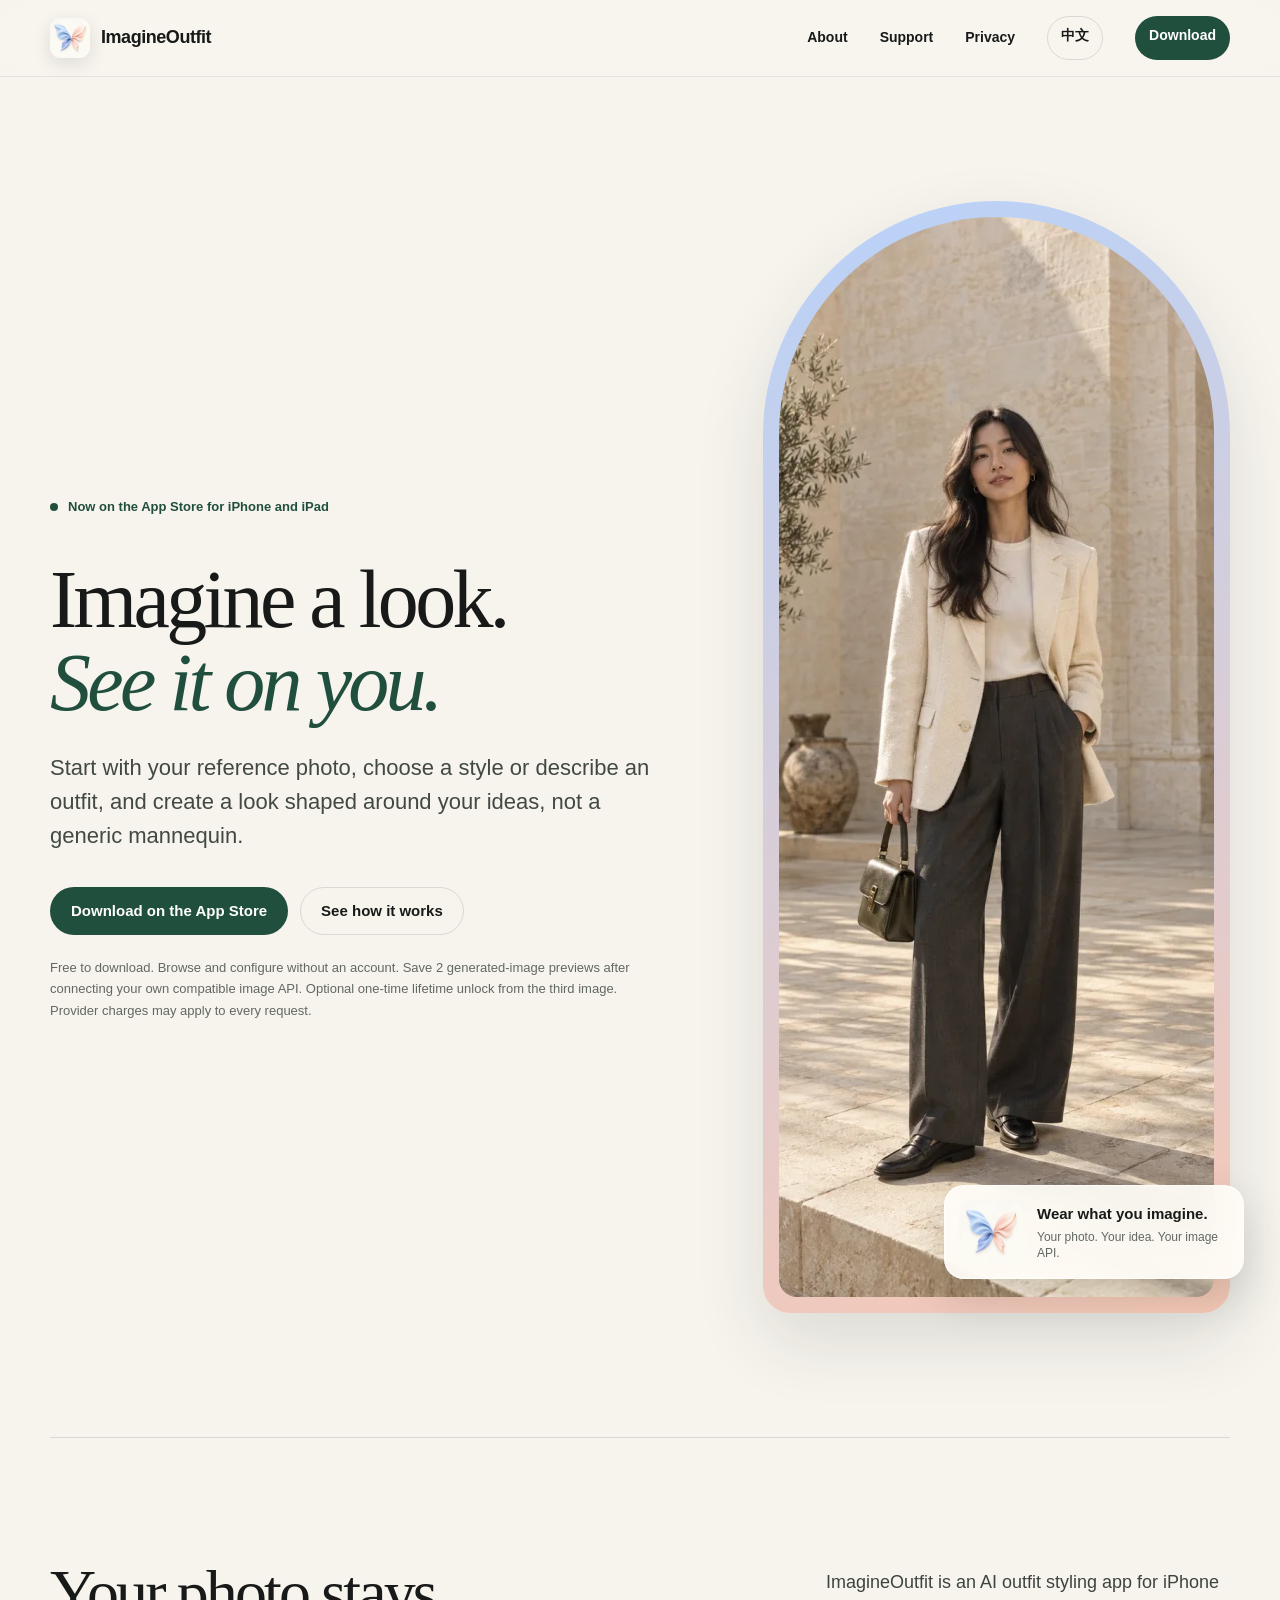
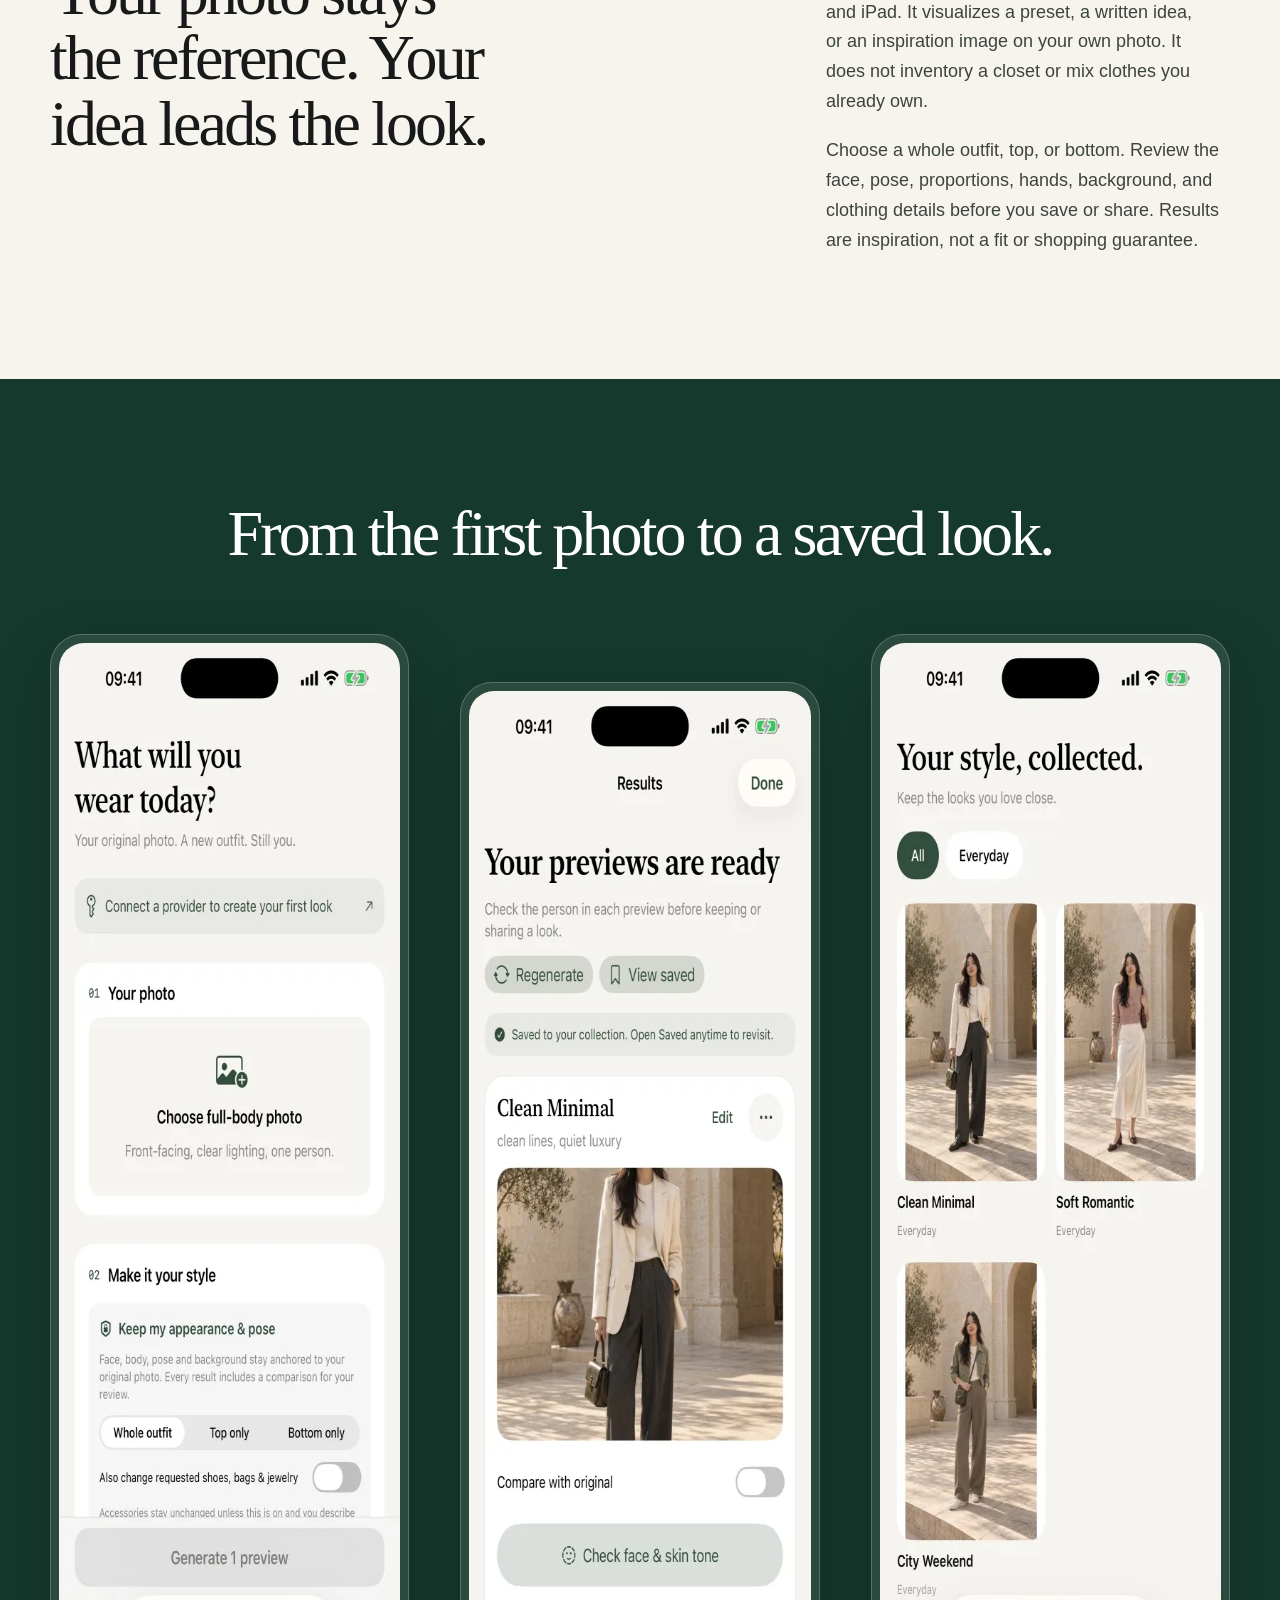
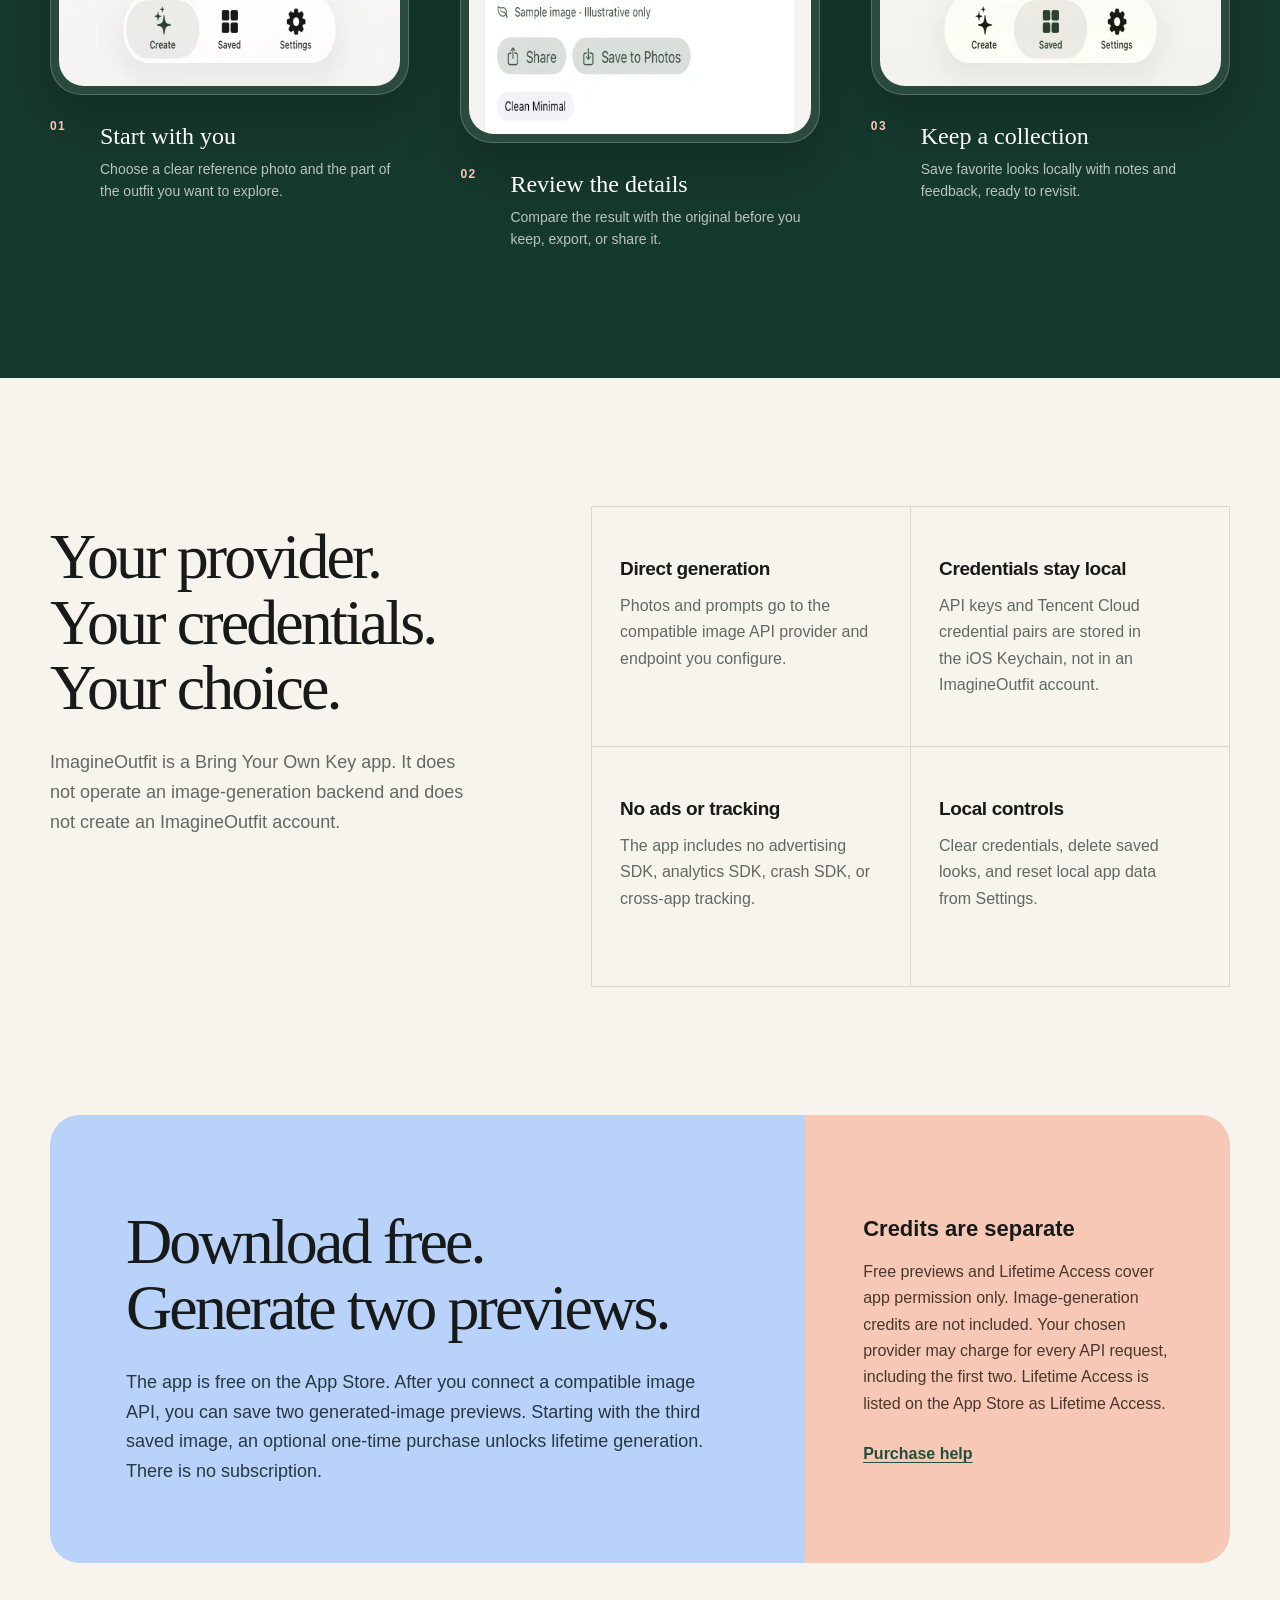
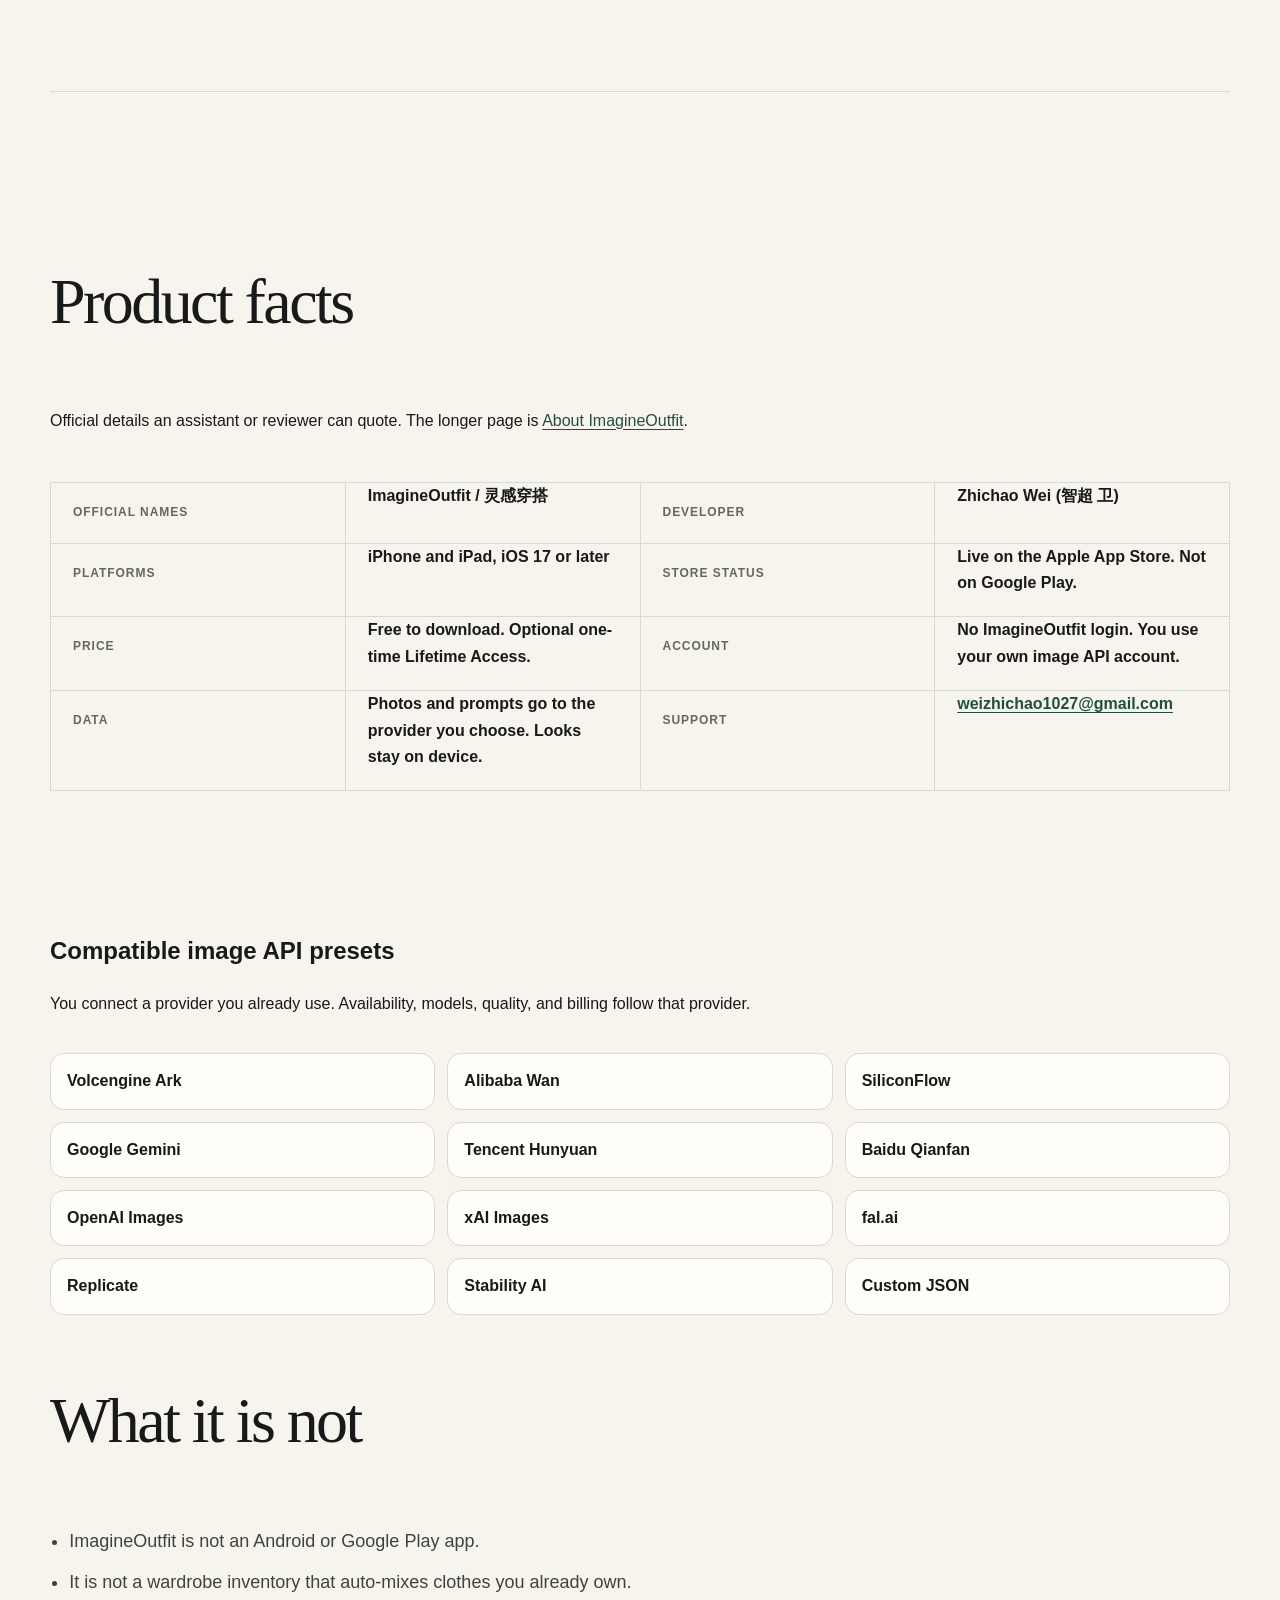
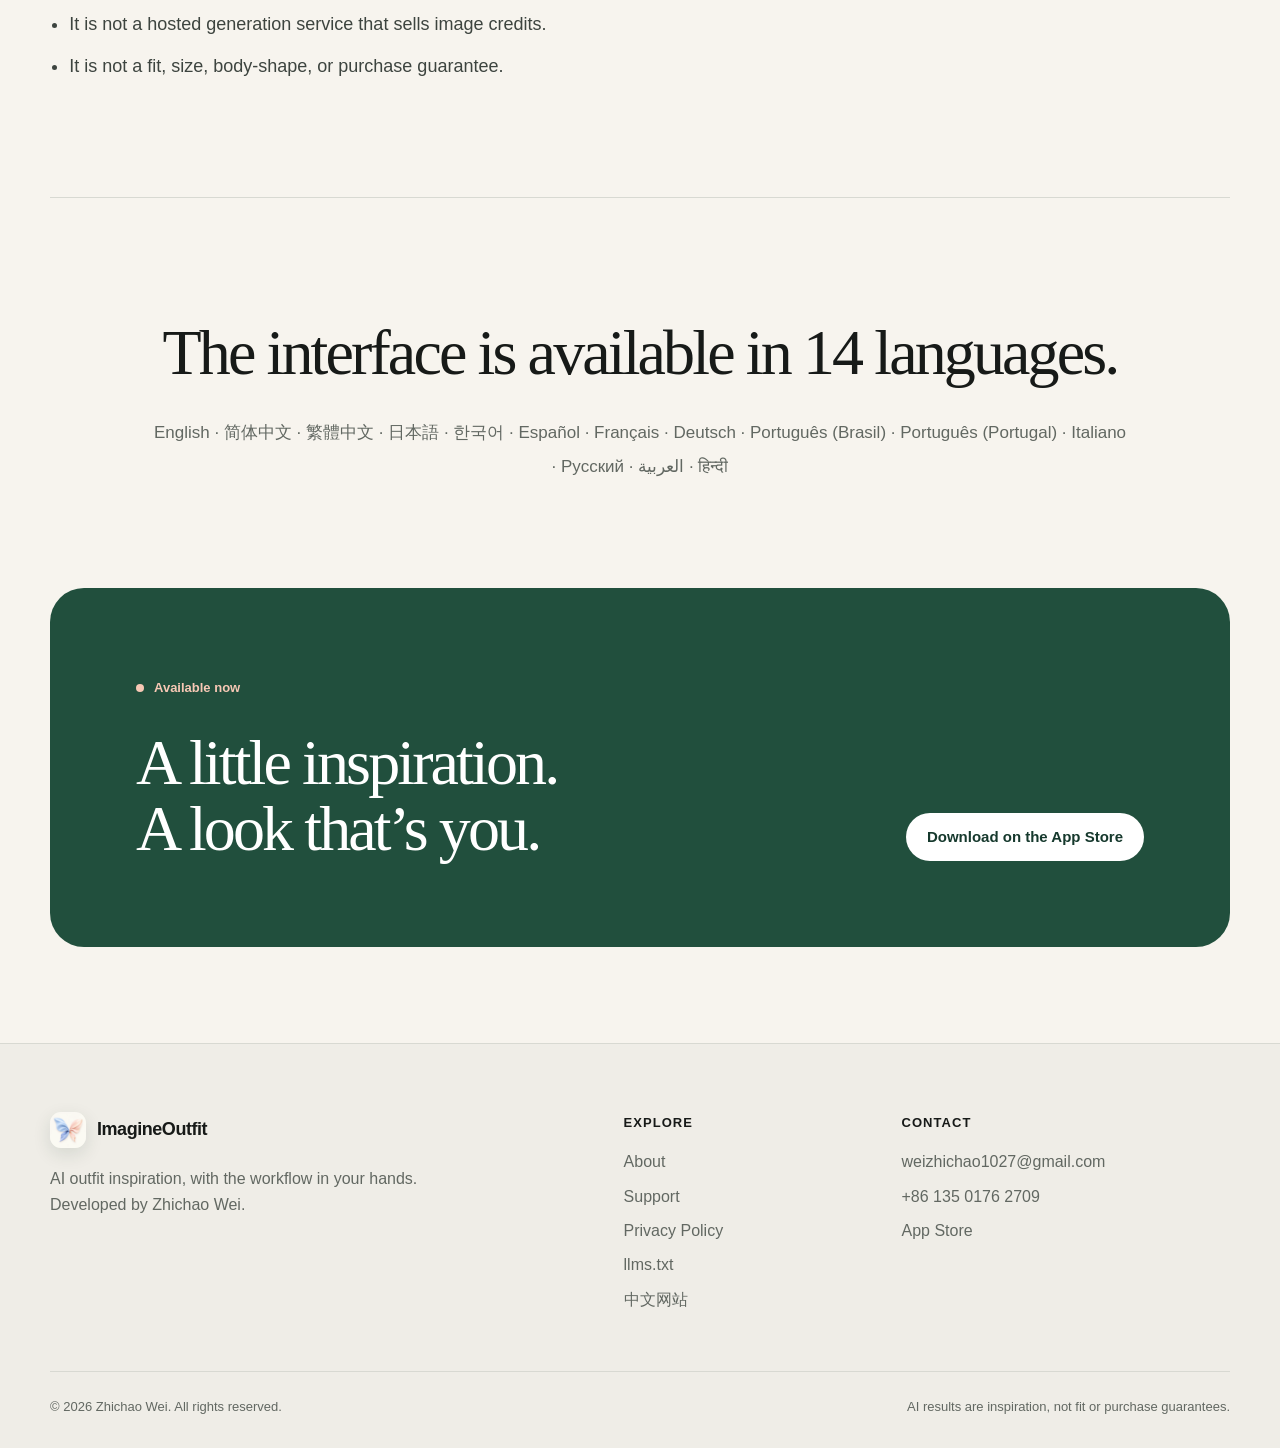
<file: index.html>
<!DOCTYPE html>
<html lang="en">
<head>
  <meta charset="utf-8">
  <meta name="viewport" content="width=device-width, initial-scale=1">
  <meta name="theme-color" content="#f7f4ee">
  <meta name="color-scheme" content="light dark">
  <title>ImagineOutfit | AI outfit inspiration for iPhone and iPad</title>
  <meta name="description" content="ImagineOutfit is live on the App Store. Turn your photo and a clothing idea into personalized AI outfit previews. Bring your own image API. No account, ads, or tracking.">
  <link rel="canonical" href="https://weizhichao1027-collab.github.io/stylemuse-legal/">
  <link rel="alternate" hreflang="en" href="https://weizhichao1027-collab.github.io/stylemuse-legal/">
  <link rel="alternate" hreflang="zh-Hans" href="https://weizhichao1027-collab.github.io/stylemuse-legal/zh/">
  <link rel="alternate" hreflang="x-default" href="https://weizhichao1027-collab.github.io/stylemuse-legal/">
  <link rel="alternate" type="text/plain" href="https://weizhichao1027-collab.github.io/stylemuse-legal/llms.txt" title="LLM facts">
  <meta property="og:type" content="website">
  <meta property="og:site_name" content="ImagineOutfit">
  <meta property="og:locale" content="en_US">
  <meta property="og:locale:alternate" content="zh_CN">
  <meta property="og:title" content="ImagineOutfit | Wear what you imagine">
  <meta property="og:description" content="The AI outfit app is on the App Store. Start from your photo, describe a look, and generate inspiration with the image API you already use.">
  <meta property="og:url" content="https://weizhichao1027-collab.github.io/stylemuse-legal/">
  <meta property="og:image" content="https://weizhichao1027-collab.github.io/stylemuse-legal/assets/og-image.png">
  <meta property="og:image:width" content="1200">
  <meta property="og:image:height" content="630">
  <meta property="og:image:alt" content="ImagineOutfit wordmark beside an editorial outfit photo">
  <meta name="twitter:card" content="summary_large_image">
  <meta name="twitter:title" content="ImagineOutfit | Wear what you imagine">
  <meta name="twitter:description" content="AI outfit inspiration for iPhone and iPad. Now on the App Store.">
  <meta name="twitter:image" content="https://weizhichao1027-collab.github.io/stylemuse-legal/assets/og-image.png">
  <meta name="apple-itunes-app" content="app-id=6782911564">
  <link rel="icon" href="favicon.svg" type="image/svg+xml">
  <link rel="apple-touch-icon" href="assets/apple-touch-icon.png">
  <link rel="stylesheet" href="style.css">
  <script type="application/ld+json">
  {
    "@context": "https://schema.org",
    "@graph": [
      {
        "@type": "Person",
        "@id": "https://weizhichao1027-collab.github.io/stylemuse-legal/#developer",
        "name": "Zhichao Wei",
        "alternateName": "智超 卫",
        "email": "weizhichao1027@gmail.com",
        "telephone": "+86-135-0176-2709",
        "url": "https://weizhichao1027-collab.github.io/stylemuse-legal/"
      },
      {
        "@type": "WebSite",
        "@id": "https://weizhichao1027-collab.github.io/stylemuse-legal/#website",
        "name": "ImagineOutfit",
        "alternateName": "灵感穿搭",
        "url": "https://weizhichao1027-collab.github.io/stylemuse-legal/",
        "inLanguage": ["en", "zh-Hans"],
        "publisher": { "@id": "https://weizhichao1027-collab.github.io/stylemuse-legal/#developer" }
      },
      {
        "@type": "SoftwareApplication",
        "@id": "https://weizhichao1027-collab.github.io/stylemuse-legal/#app",
        "name": "ImagineOutfit",
        "alternateName": "灵感穿搭",
        "applicationCategory": "LifestyleApplication",
        "operatingSystem": "iOS 17.0 or later, iPadOS 17.0 or later",
        "softwareVersion": "1.1.0",
        "description": "ImagineOutfit turns a full-body photo and a style idea into personalized AI outfit inspiration. Users connect their own compatible image API. The app is free to download on the App Store.",
        "url": "https://weizhichao1027-collab.github.io/stylemuse-legal/",
        "downloadUrl": "https://apps.apple.com/app/id6782911564",
        "installUrl": "https://apps.apple.com/app/id6782911564",
        "image": "https://weizhichao1027-collab.github.io/stylemuse-legal/assets/og-image.png",
        "screenshot": [
          "https://weizhichao1027-collab.github.io/stylemuse-legal/assets/screen-create-en.webp",
          "https://weizhichao1027-collab.github.io/stylemuse-legal/assets/screen-results-en.webp",
          "https://weizhichao1027-collab.github.io/stylemuse-legal/assets/screen-saved-en.webp"
        ],
        "author": { "@id": "https://weizhichao1027-collab.github.io/stylemuse-legal/#developer" },
        "offers": {
          "@type": "Offer",
          "price": "0",
          "priceCurrency": "USD",
          "availability": "https://schema.org/InStock",
          "description": "Free to download. Two generated-image previews after connecting a compatible API. Optional one-time Lifetime Access. Provider API charges are separate."
        },
        "featureList": "Preset, written, and inspiration-image looks; original-photo comparison; local saved collection; 14 interface languages; Bring Your Own Key image APIs; no ImagineOutfit account"
      }
    ]
  }
  </script>
</head>
<body class="marketing">
  <a class="skip-link" href="#main">Skip to content</a>
  <header class="site-header">
    <nav class="nav-shell" aria-label="Primary">
      <a class="brand" href="index.html" aria-label="ImagineOutfit home">
        <img src="assets/app-icon.webp" alt="" width="40" height="40">
        <span translate="no">ImagineOutfit</span>
      </a>
      <div class="nav-links">
        <a href="#about">About</a>
        <a href="support.html">Support</a>
        <a href="privacy.html">Privacy</a>
        <a class="language-link" href="zh/" lang="zh-Hans" hreflang="zh-Hans">中文</a>
        <a class="nav-download" href="https://apps.apple.com/app/id6782911564">Download</a>
      </div>
      <div class="nav-tools">
        <a class="nav-download" href="https://apps.apple.com/app/id6782911564">Get</a>
      <details class="nav-drawer">
        <summary>Menu</summary>
        <div class="nav-drawer-panel">
          <a href="#about">About</a>
          <a href="support.html">Support</a>
          <a href="privacy.html">Privacy</a>
          <a href="https://apps.apple.com/app/id6782911564">Download on the App Store</a>
          <a class="language-link" href="zh/" lang="zh-Hans" hreflang="zh-Hans">中文</a>
        </div>
      </details>
      </div>
    </nav>
  </header>

  <main id="main">
    <section class="hero-section section-shell">
      <div class="hero-copy">
        <p class="live-mark"><i aria-hidden="true"></i> Now on the App Store for iPhone and iPad</p>
        <h1>Imagine a look.<br><em>See it on you.</em></h1>
        <p class="hero-lede">Start with your reference photo, choose a style or describe an outfit, and create a look shaped around your ideas, not a generic mannequin.</p>
        <div class="hero-actions">
          <a class="button button-primary" href="https://apps.apple.com/app/id6782911564">Download on the App Store</a>
          <a class="button button-secondary" href="#how-it-works">See how it works</a>
        </div>
        <p class="fine-print">Free to download. Browse and configure without an account. Save 2 generated-image previews after connecting your own compatible image API. Optional one-time lifetime unlock from the third image. Provider charges may apply to every request.</p>
      </div>
      <div class="hero-visual">
        <img class="hero-photo" src="assets/editorial-cover.webp" alt="A person wearing a cream blazer and charcoal trousers in an editorial setting" width="720" height="1080" fetchpriority="high">
        <div class="hero-badge">
          <img src="assets/app-icon.webp" alt="ImagineOutfit app icon" width="64" height="64">
          <span><strong>Wear what you imagine.</strong><small>Your photo. Your idea. Your image API.</small></span>
        </div>
      </div>
    </section>

    <section class="promise-section section-shell">
      <div>
        <h2 id="promise-title">Your photo stays the reference. Your idea leads the look.</h2>
      </div>
      <div class="promise-copy">
        <p>ImagineOutfit is an AI outfit styling app for iPhone and iPad. It visualizes a preset, a written idea, or an inspiration image on your own photo. It does not inventory a closet or mix clothes you already own.</p>
        <p>Choose a whole outfit, top, or bottom. Review the face, pose, proportions, hands, background, and clothing details before you save or share. Results are inspiration, not a fit or shopping guarantee.</p>
      </div>
    </section>

    <section class="workflow-section" id="how-it-works" aria-labelledby="workflow-title">
      <div class="section-shell section-heading">
        <h2 id="workflow-title">From the first photo to a saved look.</h2>
      </div>
      <div class="screen-gallery section-shell">
        <figure class="screen-card screen-card-a">
          <div class="screen-frame"><img src="assets/screen-create-en.webp" alt="ImagineOutfit create screen for choosing a full-body photo and styling scope" width="480" height="1043" loading="lazy"></div>
          <figcaption><span>01</span><strong>Start with you</strong><small>Choose a clear reference photo and the part of the outfit you want to explore.</small></figcaption>
        </figure>
        <figure class="screen-card screen-card-b">
          <div class="screen-frame"><img src="assets/screen-results-en.webp" alt="ImagineOutfit results screen with comparison and save controls" width="480" height="1043" loading="lazy"></div>
          <figcaption><span>02</span><strong>Review the details</strong><small>Compare the result with the original before you keep, export, or share it.</small></figcaption>
        </figure>
        <figure class="screen-card screen-card-c">
          <div class="screen-frame"><img src="assets/screen-saved-en.webp" alt="ImagineOutfit saved looks collection" width="480" height="1043" loading="lazy"></div>
          <figcaption><span>03</span><strong>Keep a collection</strong><small>Save favorite looks locally with notes and feedback, ready to revisit.</small></figcaption>
        </figure>
      </div>
    </section>

    <section class="values-section section-shell" aria-labelledby="values-title">
      <div class="values-intro">
        <h2 id="values-title">Your provider. Your credentials. Your choice.</h2>
        <p>ImagineOutfit is a Bring Your Own Key app. It does not operate an image-generation backend and does not create an ImagineOutfit account.</p>
      </div>
      <div class="value-grid">
        <article>
          <h3>Direct generation</h3>
          <p>Photos and prompts go to the compatible image API provider and endpoint you configure.</p>
        </article>
        <article>
          <h3>Credentials stay local</h3>
          <p>API keys and Tencent Cloud credential pairs are stored in the iOS Keychain, not in an ImagineOutfit account.</p>
        </article>
        <article>
          <h3>No ads or tracking</h3>
          <p>The app includes no advertising SDK, analytics SDK, crash SDK, or cross-app tracking.</p>
        </article>
        <article>
          <h3>Local controls</h3>
          <p>Clear credentials, delete saved looks, and reset local app data from Settings.</p>
        </article>
      </div>
    </section>

    <section class="access-section section-shell" aria-labelledby="access-title">
      <div class="access-card">
        <h2 id="access-title">Download free. Generate two previews.</h2>
        <p>The app is free on the App Store. After you connect a compatible image API, you can save two generated-image previews. Starting with the third saved image, an optional one-time purchase unlocks lifetime generation. There is no subscription.</p>
      </div>
      <div class="access-note">
        <strong>Credits are separate</strong>
        <p>Free previews and Lifetime Access cover app permission only. Image-generation credits are not included. Your chosen provider may charge for every API request, including the first two. Lifetime Access is listed on the App Store as Lifetime Access.</p>
        <a href="support.html#purchases">Purchase help</a>
      </div>
    </section>

    <section class="facts-section section-shell" id="about" aria-labelledby="about-title">
      <h2 id="about-title">Product facts</h2>
      <p>Official details an assistant or reviewer can quote. The longer page is <a href="about.html">About ImagineOutfit</a>.</p>
      <dl class="facts-grid">
        <div><dt>Official names</dt><dd translate="no">ImagineOutfit / 灵感穿搭</dd></div>
        <div><dt>Developer</dt><dd>Zhichao Wei (智超 卫)</dd></div>
        <div><dt>Platforms</dt><dd>iPhone and iPad, iOS 17 or later</dd></div>
        <div><dt>Store status</dt><dd>Live on the Apple App Store. Not on Google Play.</dd></div>
        <div><dt>Price</dt><dd>Free to download. Optional one-time Lifetime Access.</dd></div>
        <div><dt>Account</dt><dd>No ImagineOutfit login. You use your own image API account.</dd></div>
        <div><dt>Data</dt><dd>Photos and prompts go to the provider you choose. Looks stay on device.</dd></div>
        <div><dt>Support</dt><dd><a href="mailto:weizhichao1027@gmail.com">weizhichao1027@gmail.com</a></dd></div>
      </dl>
    </section>

    <section class="section-shell" id="providers" aria-labelledby="providers-title">
      <h2 id="providers-title">Compatible image API presets</h2>
      <p>You connect a provider you already use. Availability, models, quality, and billing follow that provider.</p>
      <div class="provider-cloud">
        <span>Volcengine Ark</span>
        <span>Alibaba Wan</span>
        <span>SiliconFlow</span>
        <span>Google Gemini</span>
        <span>Tencent Hunyuan</span>
        <span>Baidu Qianfan</span>
        <span>OpenAI Images</span>
        <span>xAI Images</span>
        <span>fal.ai</span>
        <span>Replicate</span>
        <span>Stability AI</span>
        <span>Custom JSON</span>
      </div>
    </section>

    <section class="not-section section-shell" aria-labelledby="not-title">
      <h2 id="not-title">What it is not</h2>
      <ul class="not-list">
        <li>ImagineOutfit is not an Android or Google Play app.</li>
        <li>It is not a wardrobe inventory that auto-mixes clothes you already own.</li>
        <li>It is not a hosted generation service that sells image credits.</li>
        <li>It is not a fit, size, body-shape, or purchase guarantee.</li>
      </ul>
    </section>

    <section class="languages-section section-shell" aria-labelledby="languages-title">
      <h2 id="languages-title">The interface is available in 14 languages.</h2>
      <p>English · 简体中文 · 繁體中文 · 日本語 · 한국어 · Español · Français · Deutsch · Português (Brasil) · Português (Portugal) · Italiano · Русский · العربية · हिन्दी</p>
    </section>

    <section class="closing-section section-shell">
      <div>
        <p class="live-mark"><i aria-hidden="true"></i> Available now</p>
        <h2>A little inspiration.<br>A look that’s you.</h2>
      </div>
      <a class="button button-light" href="https://apps.apple.com/app/id6782911564">Download on the App Store</a>
    </section>
  </main>

  <footer class="site-footer">
    <div class="section-shell footer-grid">
      <div>
        <a class="brand footer-brand" href="index.html"><img src="assets/app-icon.webp" alt="" width="36" height="36"><span translate="no">ImagineOutfit</span></a>
        <p>AI outfit inspiration, with the workflow in your hands. Developed by Zhichao Wei.</p>
      </div>
      <div>
        <strong>Explore</strong>
        <a href="about.html">About</a>
        <a href="support.html">Support</a>
        <a href="privacy.html">Privacy Policy</a>
        <a href="llms.txt">llms.txt</a>
        <a href="zh/" lang="zh-Hans" hreflang="zh-Hans">中文网站</a>
      </div>
      <div>
        <strong>Contact</strong>
        <a href="mailto:weizhichao1027@gmail.com">weizhichao1027@gmail.com</a>
        <a href="tel:+8613501762709">+86&nbsp;135&nbsp;0176&nbsp;2709</a>
        <a href="https://apps.apple.com/app/id6782911564">App Store</a>
      </div>
    </div>
    <div class="section-shell footer-bottom">
      <span>© 2026 Zhichao Wei. All rights reserved.</span>
      <span>AI results are inspiration, not fit or purchase guarantees.</span>
    </div>
  </footer>
  <script src="site.js" defer></script>
</body>
</html>
</file>
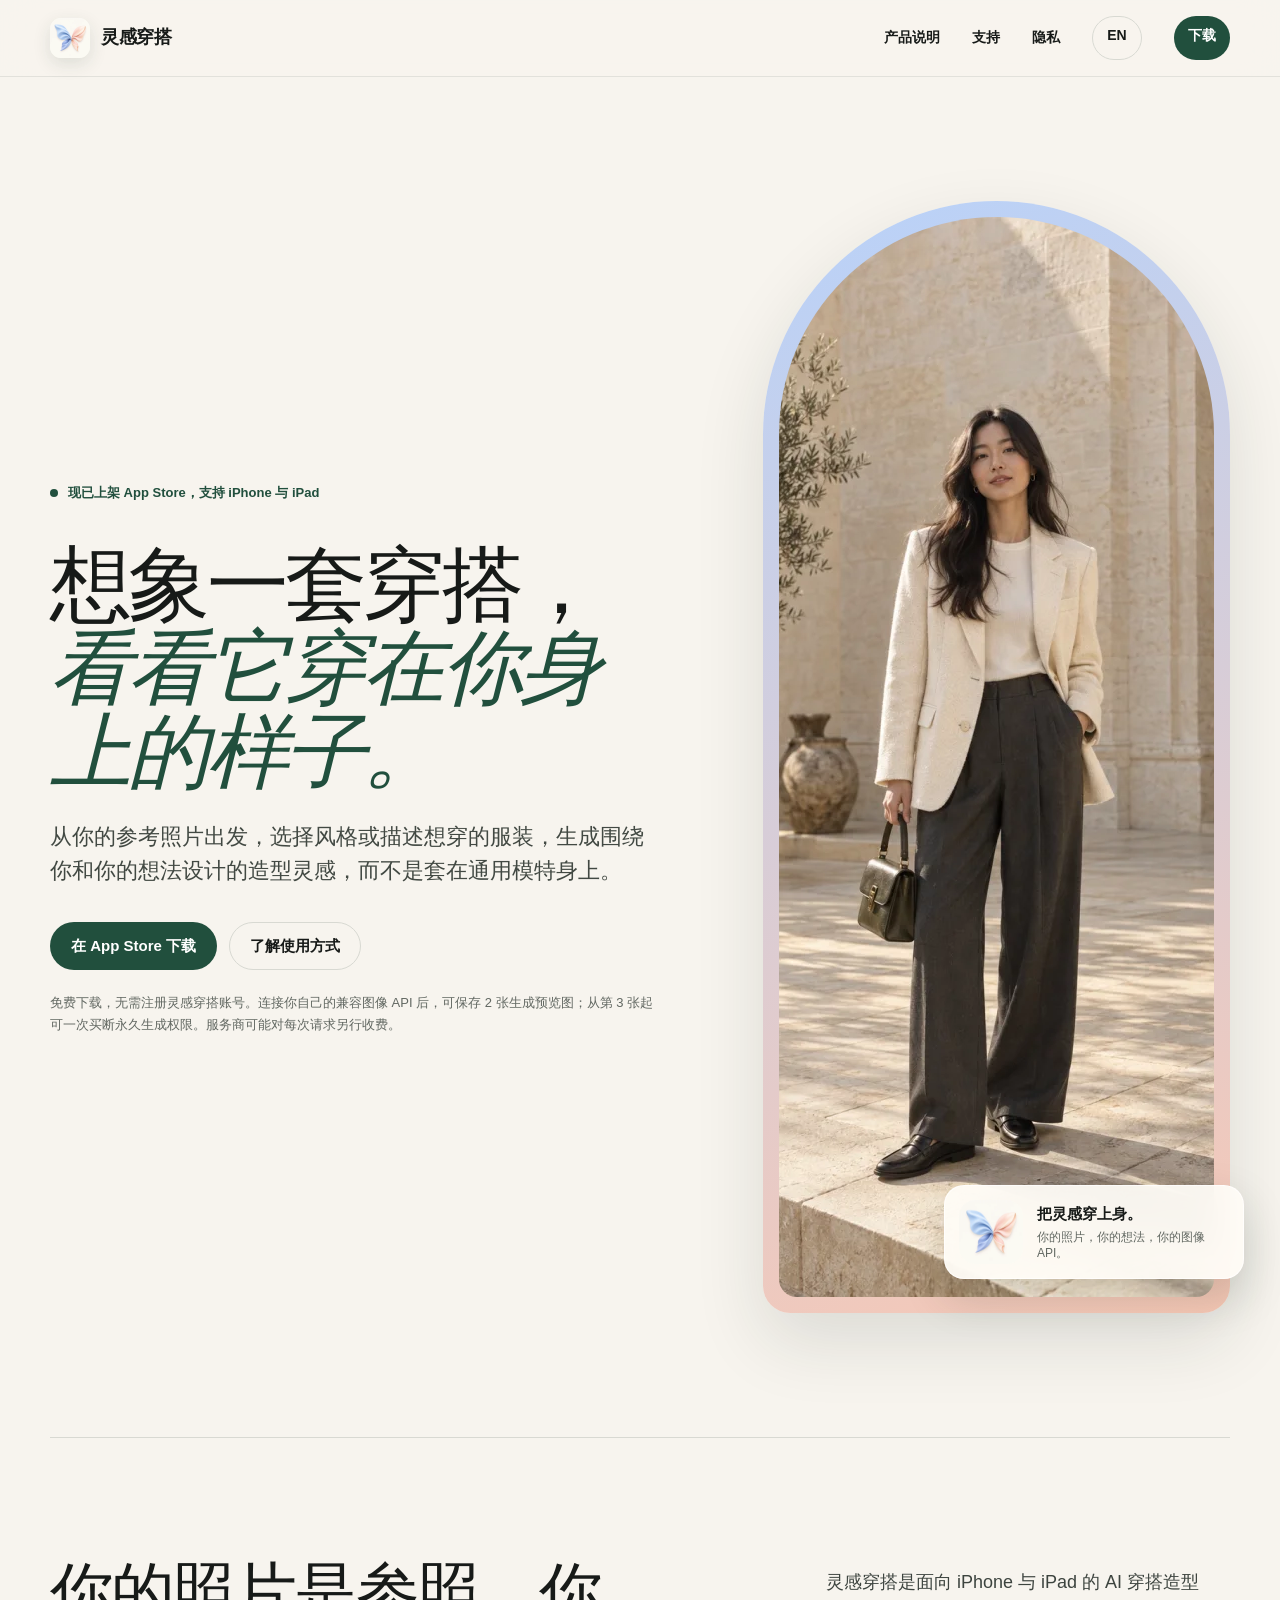
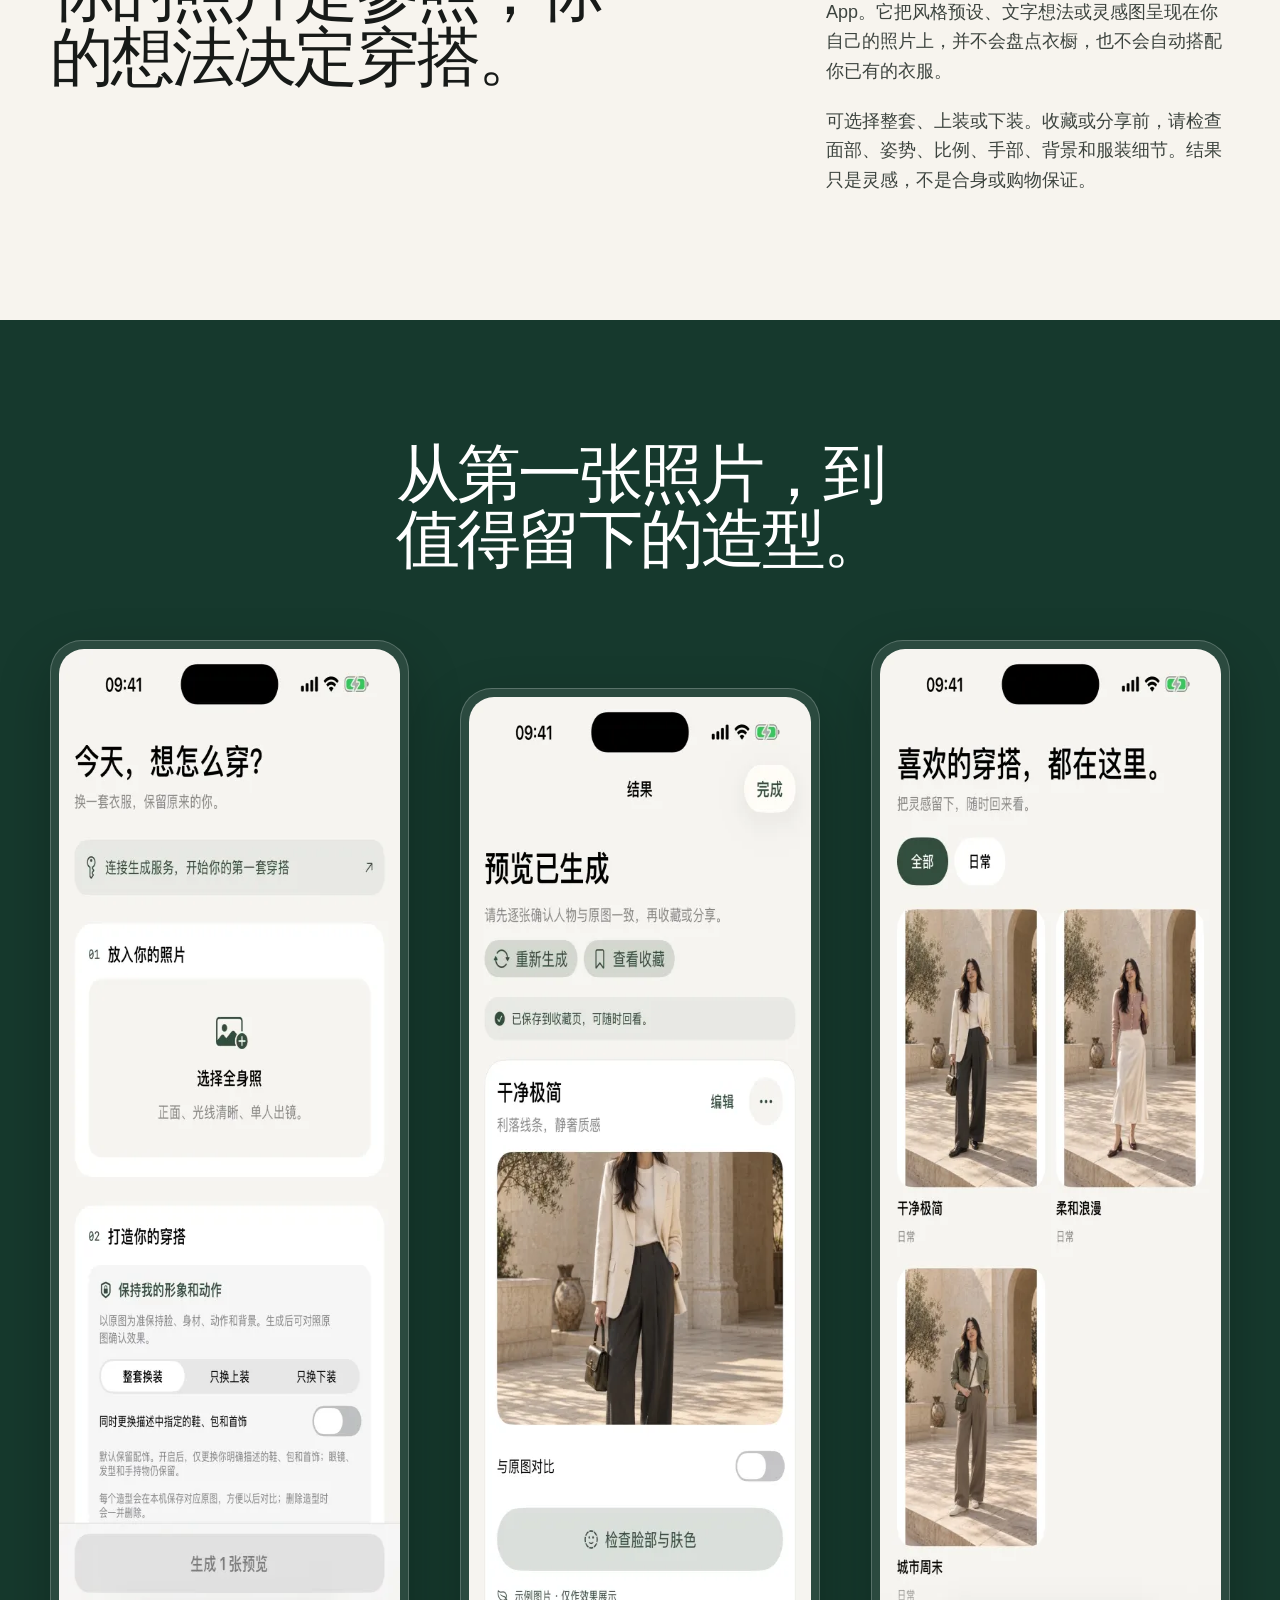
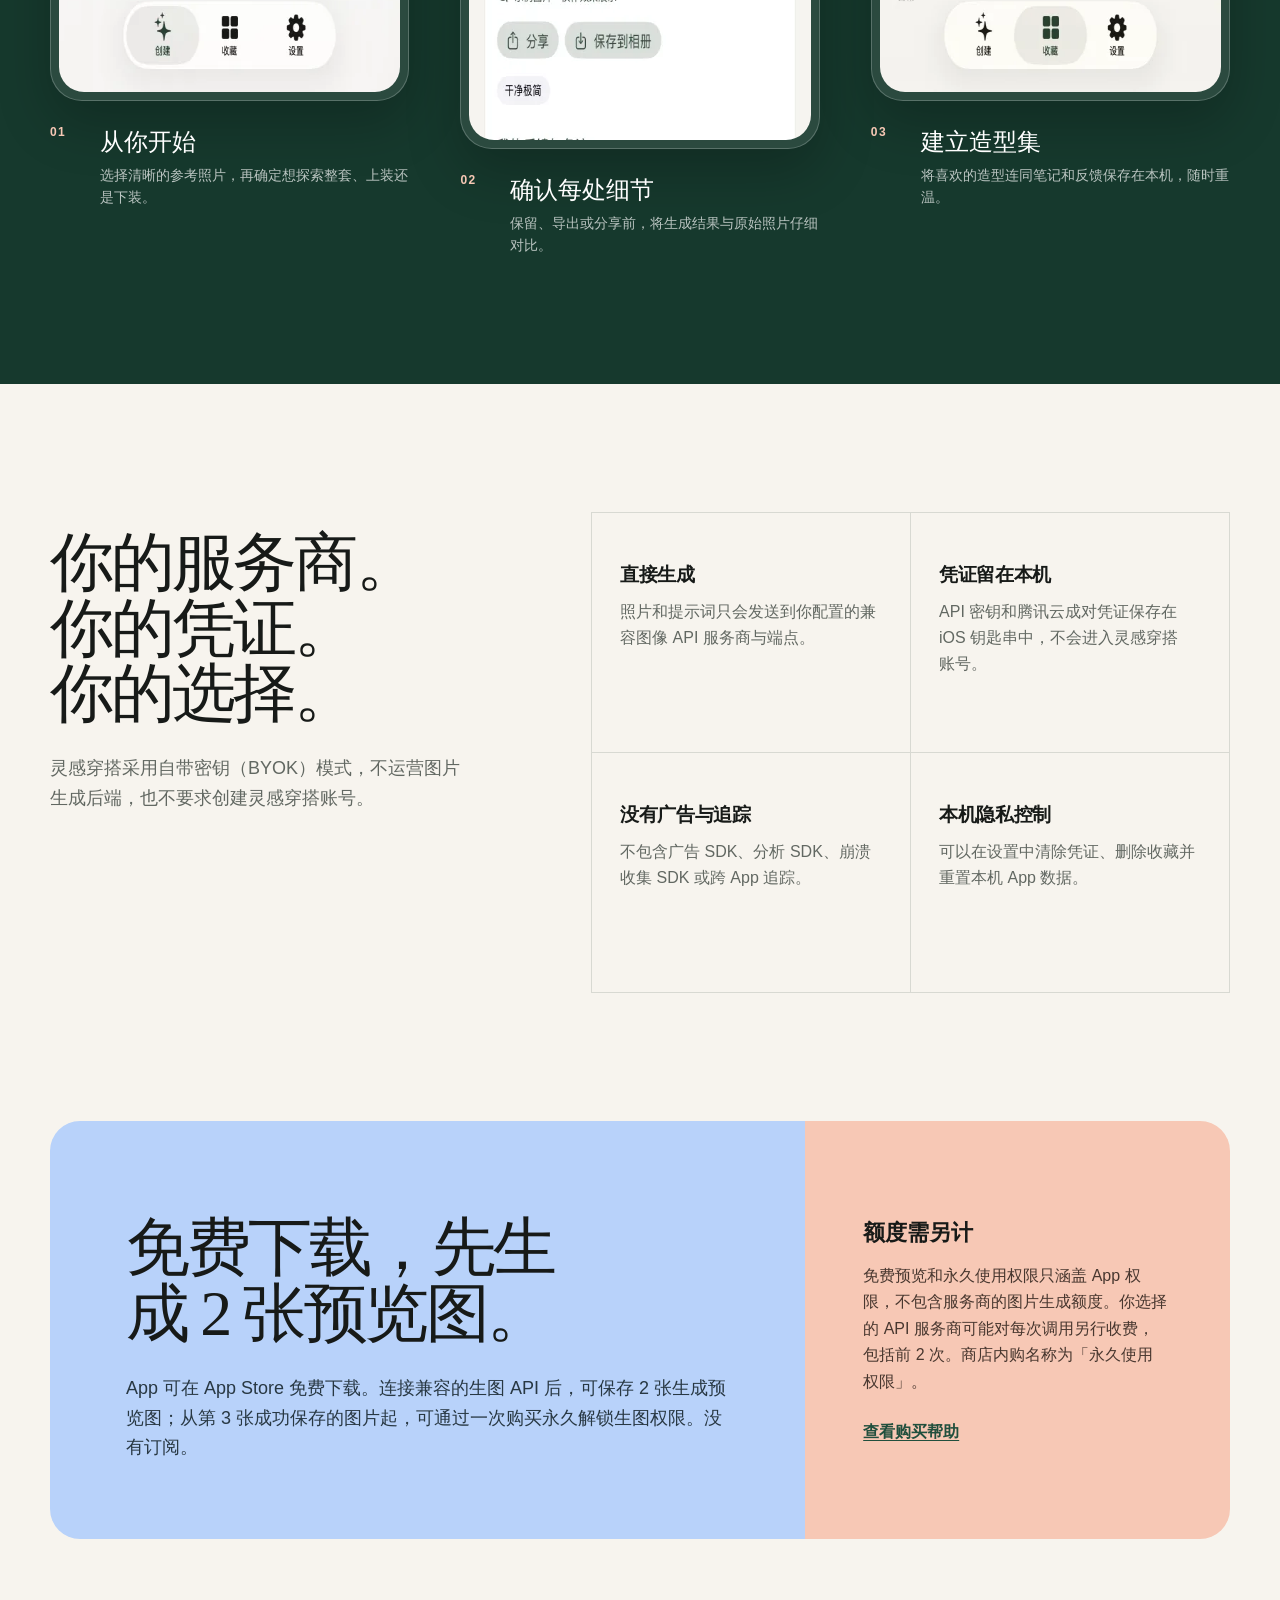
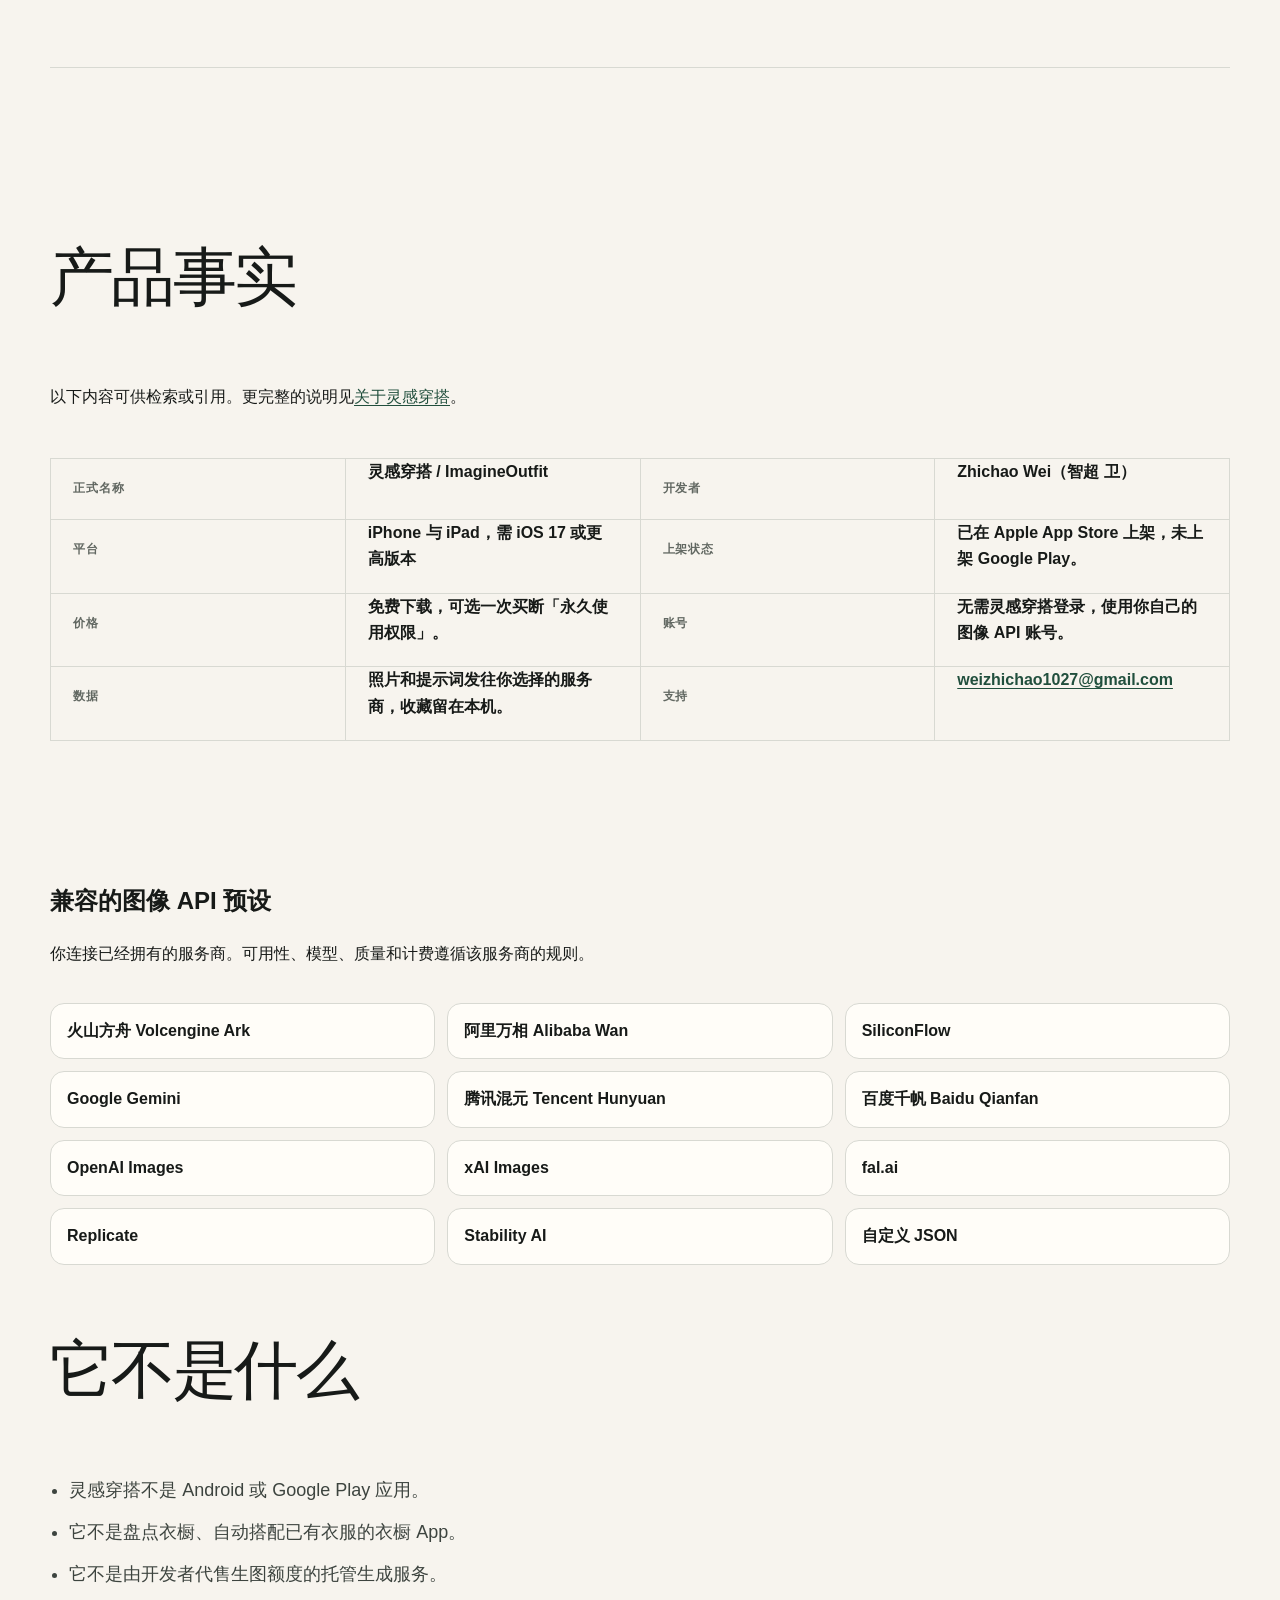
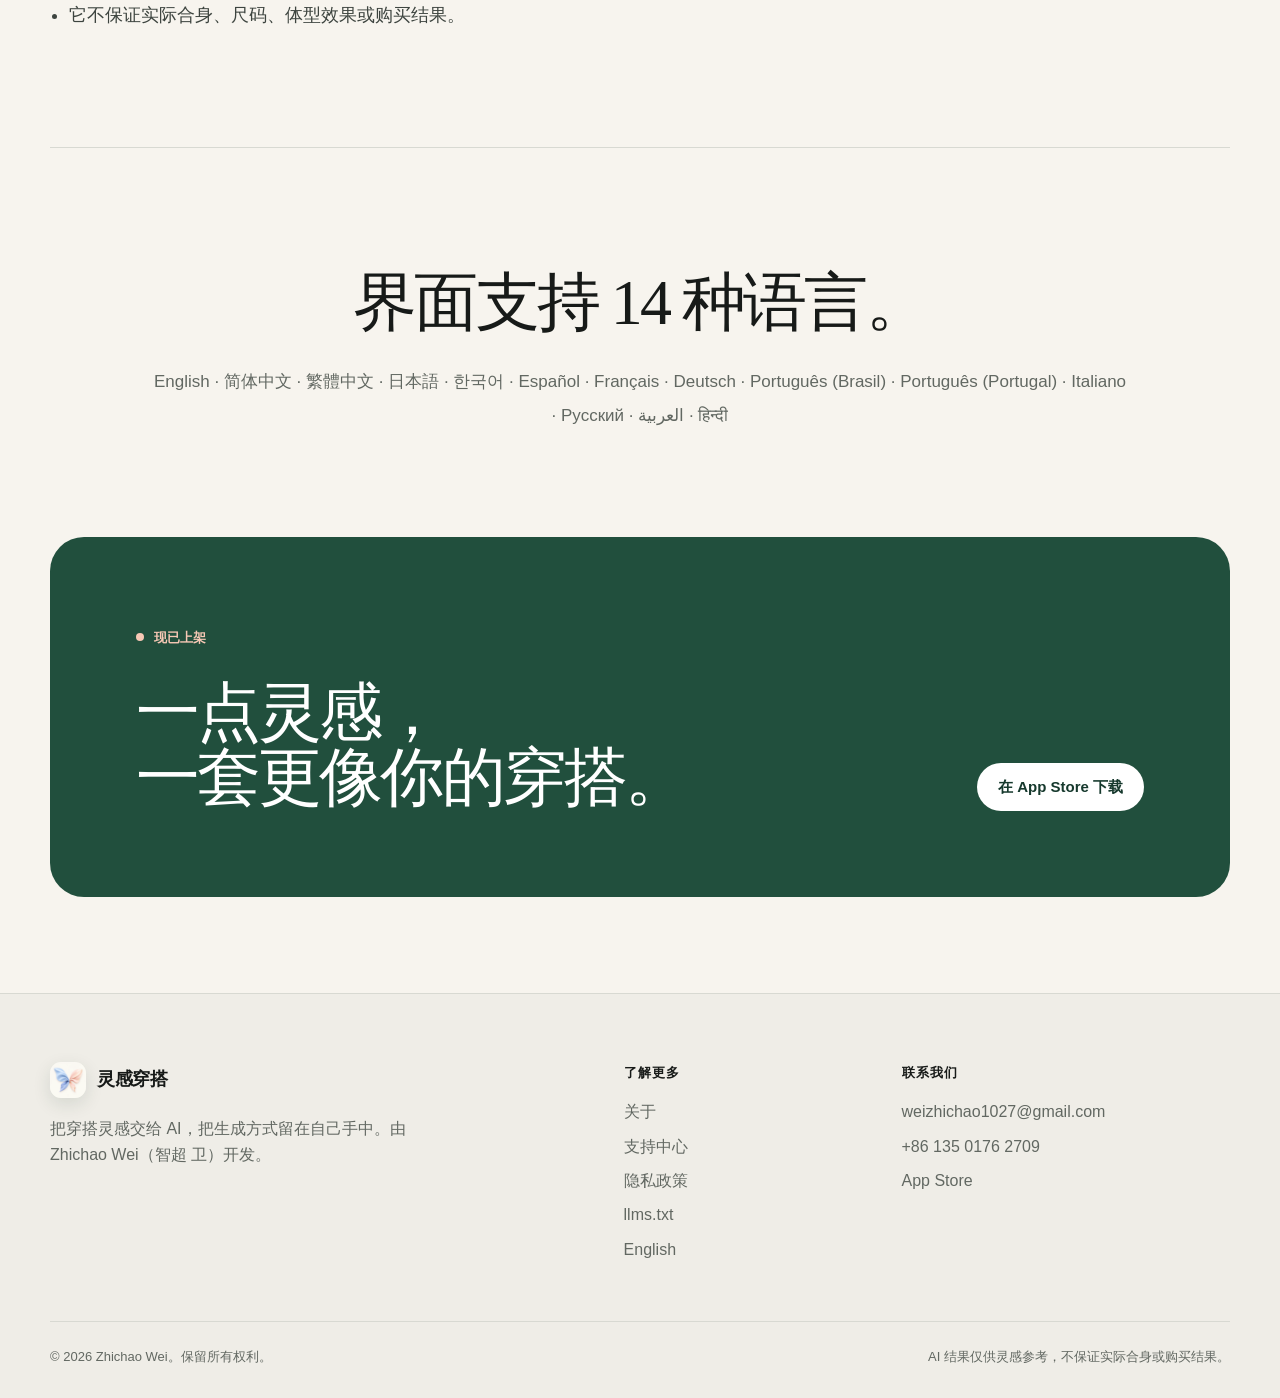
<file: zh/index.html>
<!DOCTYPE html>
<html lang="zh-Hans">
<head>
  <meta charset="utf-8">
  <meta name="viewport" content="width=device-width, initial-scale=1">
  <meta name="theme-color" content="#f7f4ee">
  <meta name="color-scheme" content="light dark">
  <title>灵感穿搭 ImagineOutfit | AI 穿搭灵感，现已上架 App Store</title>
  <meta name="description" content="灵感穿搭现已在 App Store 上架。用你的照片和穿搭想法生成个性化 AI 造型预览。自带兼容图像 API，无需灵感穿搭账号，无广告、无追踪。">
  <link rel="canonical" href="https://weizhichao1027-collab.github.io/stylemuse-legal/zh/">
  <link rel="alternate" hreflang="en" href="https://weizhichao1027-collab.github.io/stylemuse-legal/">
  <link rel="alternate" hreflang="zh-Hans" href="https://weizhichao1027-collab.github.io/stylemuse-legal/zh/">
  <link rel="alternate" hreflang="x-default" href="https://weizhichao1027-collab.github.io/stylemuse-legal/">
  <link rel="alternate" type="text/plain" href="https://weizhichao1027-collab.github.io/stylemuse-legal/llms.txt" title="LLM facts">
  <meta property="og:type" content="website">
  <meta property="og:site_name" content="灵感穿搭">
  <meta property="og:locale" content="zh_CN">
  <meta property="og:locale:alternate" content="en_US">
  <meta property="og:title" content="灵感穿搭 | 把灵感穿上身">
  <meta property="og:description" content="AI 穿搭 App 已在 App Store 上架。从你的照片出发，描述想穿的服装，用你自己的图像 API 生成造型灵感。">
  <meta property="og:url" content="https://weizhichao1027-collab.github.io/stylemuse-legal/zh/">
  <meta property="og:image" content="https://weizhichao1027-collab.github.io/stylemuse-legal/assets/og-image.png">
  <meta property="og:image:width" content="1200">
  <meta property="og:image:height" content="630">
  <meta property="og:image:alt" content="灵感穿搭标识与一套米色西装造型">
  <meta name="twitter:card" content="summary_large_image">
  <meta name="twitter:title" content="灵感穿搭 | 把灵感穿上身">
  <meta name="twitter:description" content="面向 iPhone 与 iPad 的 AI 穿搭灵感，现已上架 App Store。">
  <meta name="twitter:image" content="https://weizhichao1027-collab.github.io/stylemuse-legal/assets/og-image.png">
  <meta name="apple-itunes-app" content="app-id=6782911564">
  <link rel="icon" href="../favicon.svg" type="image/svg+xml">
  <link rel="apple-touch-icon" href="../assets/apple-touch-icon.png">
  <link rel="stylesheet" href="../style.css">
  <script type="application/ld+json">
  {
    "@context": "https://schema.org",
    "@graph": [
      {
        "@type": "Person",
        "@id": "https://weizhichao1027-collab.github.io/stylemuse-legal/#developer",
        "name": "Zhichao Wei",
        "alternateName": "智超 卫",
        "email": "weizhichao1027@gmail.com",
        "telephone": "+86-135-0176-2709"
      },
      {
        "@type": "WebSite",
        "name": "灵感穿搭",
        "alternateName": "ImagineOutfit",
        "url": "https://weizhichao1027-collab.github.io/stylemuse-legal/zh/",
        "inLanguage": "zh-Hans",
        "publisher": { "@id": "https://weizhichao1027-collab.github.io/stylemuse-legal/#developer" }
      },
      {
        "@type": "SoftwareApplication",
        "name": "灵感穿搭",
        "alternateName": "ImagineOutfit",
        "applicationCategory": "LifestyleApplication",
        "operatingSystem": "iOS 17.0 或更高版本、iPadOS 17.0 或更高版本",
        "softwareVersion": "1.1.0",
        "description": "灵感穿搭把全身照和穿搭想法变成个性化 AI 造型预览。用户连接自己的兼容图像 API。App 已在 App Store 免费下载。",
        "url": "https://weizhichao1027-collab.github.io/stylemuse-legal/zh/",
        "downloadUrl": "https://apps.apple.com/cn/app/id6782911564",
        "installUrl": "https://apps.apple.com/cn/app/id6782911564",
        "image": "https://weizhichao1027-collab.github.io/stylemuse-legal/assets/og-image.png",
        "author": { "@id": "https://weizhichao1027-collab.github.io/stylemuse-legal/#developer" },
        "offers": {
          "@type": "Offer",
          "price": "0",
          "priceCurrency": "CNY",
          "availability": "https://schema.org/InStock",
          "description": "免费下载。连接兼容 API 后可保存 2 张生成预览。第 3 张起可选一次买断永久使用权限。服务商 API 费用另计。"
        }
      }
    ]
  }
  </script>
</head>
<body class="marketing">
  <a class="skip-link" href="#main">跳到主要内容</a>
  <header class="site-header">
    <nav class="nav-shell" aria-label="主导航">
      <a class="brand" href="index.html" aria-label="灵感穿搭首页">
        <img src="../assets/app-icon.webp" alt="" width="40" height="40">
        <span translate="no">灵感穿搭</span>
      </a>
      <div class="nav-links">
        <a href="#about">产品说明</a>
        <a href="support.html">支持</a>
        <a href="privacy.html">隐私</a>
        <a class="language-link" href="../" lang="en" hreflang="en">EN</a>
        <a class="nav-download" href="https://apps.apple.com/cn/app/id6782911564">下载</a>
      </div>
      <div class="nav-tools">
        <a class="nav-download" href="https://apps.apple.com/cn/app/id6782911564">下载</a>
      <details class="nav-drawer">
        <summary>菜单</summary>
        <div class="nav-drawer-panel">
          <a href="#about">产品说明</a>
          <a href="support.html">支持</a>
          <a href="privacy.html">隐私</a>
          <a href="https://apps.apple.com/cn/app/id6782911564">在 App Store 下载</a>
          <a class="language-link" href="../" lang="en" hreflang="en">EN</a>
        </div>
      </details>
      </div>
    </nav>
  </header>

  <main id="main">
    <section class="hero-section section-shell">
      <div class="hero-copy">
        <p class="live-mark"><i aria-hidden="true"></i> 现已上架 App Store，支持 iPhone 与 iPad</p>
        <h1>想象一套穿搭，<br><em>看看它穿在你身上的样子。</em></h1>
        <p class="hero-lede">从你的参考照片出发，选择风格或描述想穿的服装，生成围绕你和你的想法设计的造型灵感，而不是套在通用模特身上。</p>
        <div class="hero-actions">
          <a class="button button-primary" href="https://apps.apple.com/cn/app/id6782911564">在 App Store 下载</a>
          <a class="button button-secondary" href="#how-it-works">了解使用方式</a>
        </div>
        <p class="fine-print">免费下载，无需注册灵感穿搭账号。连接你自己的兼容图像 API 后，可保存 2 张生成预览图；从第 3 张起可一次买断永久生成权限。服务商可能对每次请求另行收费。</p>
      </div>
      <div class="hero-visual">
        <img class="hero-photo" src="../assets/editorial-cover.webp" alt="一位身穿米色西装和深灰色长裤的人物造型示例" width="720" height="1080" fetchpriority="high">
        <div class="hero-badge">
          <img src="../assets/app-icon.webp" alt="灵感穿搭 App 图标" width="64" height="64">
          <span><strong>把灵感穿上身。</strong><small>你的照片，你的想法，你的图像 API。</small></span>
        </div>
      </div>
    </section>

    <section class="promise-section section-shell">
      <div>
        <h2 id="promise-title">你的照片是参照，你的想法决定穿搭。</h2>
      </div>
      <div class="promise-copy">
        <p>灵感穿搭是面向 iPhone 与 iPad 的 AI 穿搭造型 App。它把风格预设、文字想法或灵感图呈现在你自己的照片上，并不会盘点衣橱，也不会自动搭配你已有的衣服。</p>
        <p>可选择整套、上装或下装。收藏或分享前，请检查面部、姿势、比例、手部、背景和服装细节。结果只是灵感，不是合身或购物保证。</p>
      </div>
    </section>

    <section class="workflow-section" id="how-it-works" aria-labelledby="workflow-title">
      <div class="section-shell section-heading">
        <h2 id="workflow-title">从第一张照片，到值得留下的造型。</h2>
      </div>
      <div class="screen-gallery section-shell">
        <figure class="screen-card screen-card-a">
          <div class="screen-frame"><img src="../assets/screen-create-zh.webp" alt="灵感穿搭创作页，可选择全身照和穿搭范围" width="480" height="1043" loading="lazy"></div>
          <figcaption><span>01</span><strong>从你开始</strong><small>选择清晰的参考照片，再确定想探索整套、上装还是下装。</small></figcaption>
        </figure>
        <figure class="screen-card screen-card-b">
          <div class="screen-frame"><img src="../assets/screen-results-zh.webp" alt="灵感穿搭结果页，提供原图对比与保存功能" width="480" height="1043" loading="lazy"></div>
          <figcaption><span>02</span><strong>确认每处细节</strong><small>保留、导出或分享前，将生成结果与原始照片仔细对比。</small></figcaption>
        </figure>
        <figure class="screen-card screen-card-c">
          <div class="screen-frame"><img src="../assets/screen-saved-zh.webp" alt="灵感穿搭收藏造型页面" width="480" height="1043" loading="lazy"></div>
          <figcaption><span>03</span><strong>建立造型集</strong><small>将喜欢的造型连同笔记和反馈保存在本机，随时重温。</small></figcaption>
        </figure>
      </div>
    </section>

    <section class="values-section section-shell" aria-labelledby="values-title">
      <div class="values-intro">
        <h2 id="values-title">你的服务商。你的凭证。你的选择。</h2>
        <p>灵感穿搭采用自带密钥（BYOK）模式，不运营图片生成后端，也不要求创建灵感穿搭账号。</p>
      </div>
      <div class="value-grid">
        <article>
          <h3>直接生成</h3>
          <p>照片和提示词只会发送到你配置的兼容图像 API 服务商与端点。</p>
        </article>
        <article>
          <h3>凭证留在本机</h3>
          <p>API 密钥和腾讯云成对凭证保存在 iOS 钥匙串中，不会进入灵感穿搭账号。</p>
        </article>
        <article>
          <h3>没有广告与追踪</h3>
          <p>不包含广告 SDK、分析 SDK、崩溃收集 SDK 或跨 App 追踪。</p>
        </article>
        <article>
          <h3>本机隐私控制</h3>
          <p>可以在设置中清除凭证、删除收藏并重置本机 App 数据。</p>
        </article>
      </div>
    </section>

    <section class="access-section section-shell" aria-labelledby="access-title">
      <div class="access-card">
        <h2 id="access-title">免费下载，先生成 2 张预览图。</h2>
        <p>App 可在 App Store 免费下载。连接兼容的生图 API 后，可保存 2 张生成预览图；从第 3 张成功保存的图片起，可通过一次购买永久解锁生图权限。没有订阅。</p>
      </div>
      <div class="access-note">
        <strong>额度需另计</strong>
        <p>免费预览和永久使用权限只涵盖 App 权限，不包含服务商的图片生成额度。你选择的 API 服务商可能对每次调用另行收费，包括前 2 次。商店内购名称为「永久使用权限」。</p>
        <a href="support.html#purchases">查看购买帮助</a>
      </div>
    </section>

    <section class="facts-section section-shell" id="about" aria-labelledby="about-title">
      <h2 id="about-title">产品事实</h2>
      <p>以下内容可供检索或引用。更完整的说明见<a href="about.html">关于灵感穿搭</a>。</p>
      <dl class="facts-grid">
        <div><dt>正式名称</dt><dd translate="no">灵感穿搭 / ImagineOutfit</dd></div>
        <div><dt>开发者</dt><dd>Zhichao Wei（智超 卫）</dd></div>
        <div><dt>平台</dt><dd>iPhone 与 iPad，需 iOS 17 或更高版本</dd></div>
        <div><dt>上架状态</dt><dd>已在 Apple App Store 上架，未上架 Google Play。</dd></div>
        <div><dt>价格</dt><dd>免费下载，可选一次买断「永久使用权限」。</dd></div>
        <div><dt>账号</dt><dd>无需灵感穿搭登录，使用你自己的图像 API 账号。</dd></div>
        <div><dt>数据</dt><dd>照片和提示词发往你选择的服务商，收藏留在本机。</dd></div>
        <div><dt>支持</dt><dd><a href="mailto:weizhichao1027@gmail.com">weizhichao1027@gmail.com</a></dd></div>
      </dl>
    </section>

    <section class="section-shell" id="providers" aria-labelledby="providers-title">
      <h2 id="providers-title">兼容的图像 API 预设</h2>
      <p>你连接已经拥有的服务商。可用性、模型、质量和计费遵循该服务商的规则。</p>
      <div class="provider-cloud">
        <span>火山方舟 Volcengine Ark</span>
        <span>阿里万相 Alibaba Wan</span>
        <span>SiliconFlow</span>
        <span>Google Gemini</span>
        <span>腾讯混元 Tencent Hunyuan</span>
        <span>百度千帆 Baidu Qianfan</span>
        <span>OpenAI Images</span>
        <span>xAI Images</span>
        <span>fal.ai</span>
        <span>Replicate</span>
        <span>Stability AI</span>
        <span>自定义 JSON</span>
      </div>
    </section>

    <section class="not-section section-shell" aria-labelledby="not-title">
      <h2 id="not-title">它不是什么</h2>
      <ul class="not-list">
        <li>灵感穿搭不是 Android 或 Google Play 应用。</li>
        <li>它不是盘点衣橱、自动搭配已有衣服的衣橱 App。</li>
        <li>它不是由开发者代售生图额度的托管生成服务。</li>
        <li>它不保证实际合身、尺码、体型效果或购买结果。</li>
      </ul>
    </section>

    <section class="languages-section section-shell" aria-labelledby="languages-title">
      <h2 id="languages-title">界面支持 14 种语言。</h2>
      <p>English · 简体中文 · 繁體中文 · 日本語 · 한국어 · Español · Français · Deutsch · Português (Brasil) · Português (Portugal) · Italiano · Русский · العربية · हिन्दी</p>
    </section>

    <section class="closing-section section-shell">
      <div>
        <p class="live-mark"><i aria-hidden="true"></i> 现已上架</p>
        <h2>一点灵感，<br>一套更像你的穿搭。</h2>
      </div>
      <a class="button button-light" href="https://apps.apple.com/cn/app/id6782911564">在 App Store 下载</a>
    </section>
  </main>

  <footer class="site-footer">
    <div class="section-shell footer-grid">
      <div>
        <a class="brand footer-brand" href="index.html"><img src="../assets/app-icon.webp" alt="" width="36" height="36"><span translate="no">灵感穿搭</span></a>
        <p>把穿搭灵感交给 AI，把生成方式留在自己手中。由 Zhichao Wei（智超 卫）开发。</p>
      </div>
      <div>
        <strong>了解更多</strong>
        <a href="about.html">关于</a>
        <a href="support.html">支持中心</a>
        <a href="privacy.html">隐私政策</a>
        <a href="../llms.txt">llms.txt</a>
        <a href="../" lang="en" hreflang="en">English</a>
      </div>
      <div>
        <strong>联系我们</strong>
        <a href="mailto:weizhichao1027@gmail.com">weizhichao1027@gmail.com</a>
        <a href="tel:+8613501762709">+86&nbsp;135&nbsp;0176&nbsp;2709</a>
        <a href="https://apps.apple.com/cn/app/id6782911564">App Store</a>
      </div>
    </div>
    <div class="section-shell footer-bottom">
      <span>© 2026 Zhichao Wei。保留所有权利。</span>
      <span>AI 结果仅供灵感参考，不保证实际合身或购买结果。</span>
    </div>
  </footer>
  <script src="../site.js" defer></script>
</body>
</html>
</file>
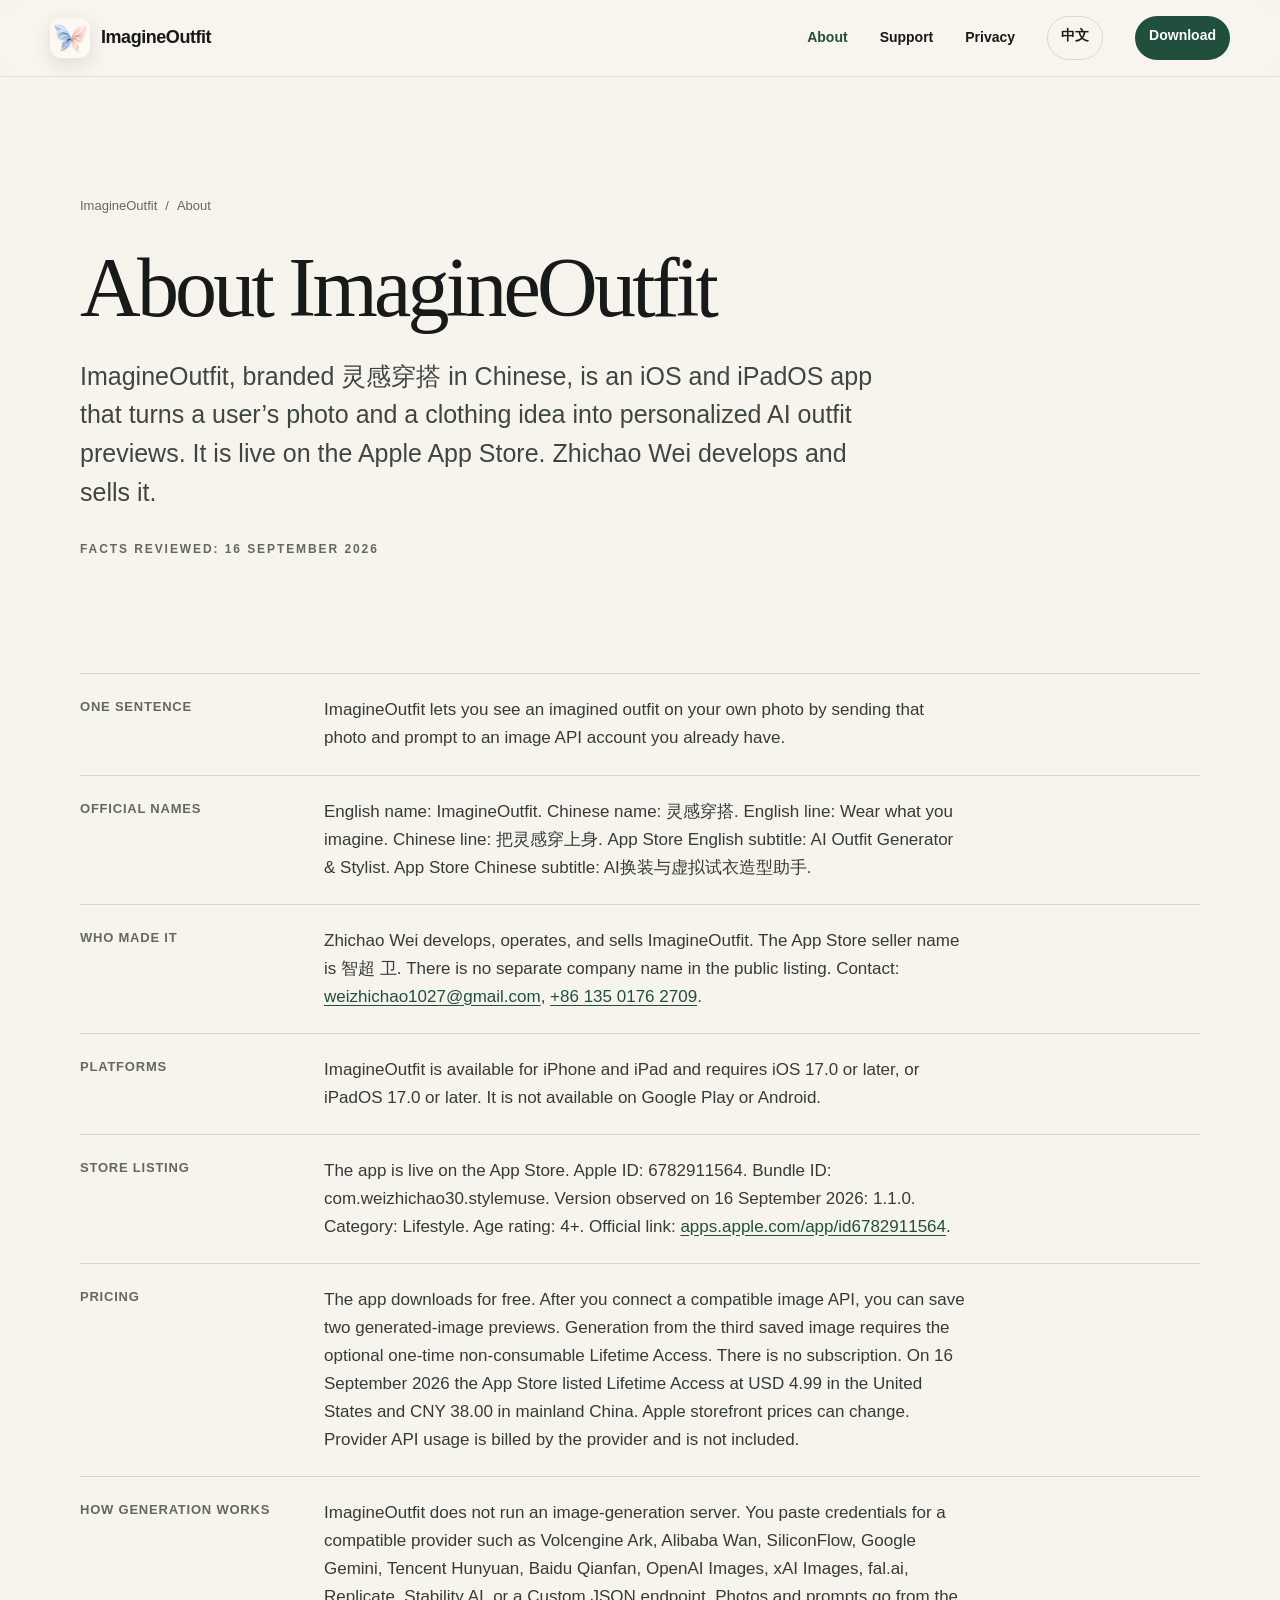
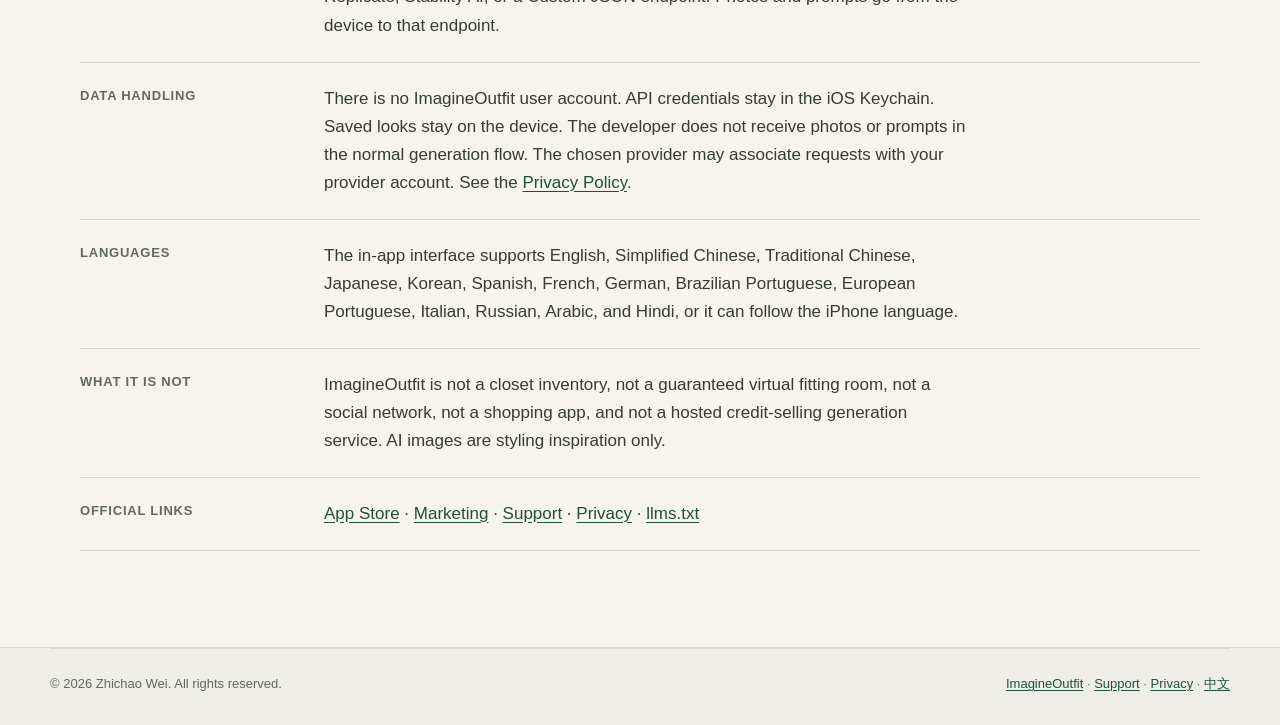
<file: about.html>
<!DOCTYPE html>
<html lang="en">
<head>
  <meta charset="utf-8">
  <meta name="viewport" content="width=device-width, initial-scale=1">
  <meta name="theme-color" content="#f7f4ee">
  <meta name="color-scheme" content="light dark">
  <title>About ImagineOutfit | Official product facts</title>
  <meta name="description" content="Official facts about ImagineOutfit (灵感穿搭): who makes it, what it does, App Store listing, pricing, platforms, and how photos are handled.">
  <link rel="canonical" href="https://weizhichao1027-collab.github.io/stylemuse-legal/about.html">
  <link rel="alternate" hreflang="en" href="https://weizhichao1027-collab.github.io/stylemuse-legal/about.html">
  <link rel="alternate" hreflang="zh-Hans" href="https://weizhichao1027-collab.github.io/stylemuse-legal/zh/about.html">
  <link rel="alternate" hreflang="x-default" href="https://weizhichao1027-collab.github.io/stylemuse-legal/about.html">
  <link rel="alternate" type="text/plain" href="https://weizhichao1027-collab.github.io/stylemuse-legal/llms.txt" title="LLM facts">
  <meta property="og:type" content="website">
  <meta property="og:site_name" content="ImagineOutfit">
  <meta property="og:locale" content="en_US">
  <meta property="og:title" content="About ImagineOutfit">
  <meta property="og:description" content="Quotable product facts for ImagineOutfit, the AI outfit app by Zhichao Wei.">
  <meta property="og:url" content="https://weizhichao1027-collab.github.io/stylemuse-legal/about.html">
  <meta property="og:image" content="https://weizhichao1027-collab.github.io/stylemuse-legal/assets/og-image.png">
  <meta property="og:image:width" content="1200">
  <meta property="og:image:height" content="630">
  <meta name="twitter:card" content="summary_large_image">
  <meta name="twitter:image" content="https://weizhichao1027-collab.github.io/stylemuse-legal/assets/og-image.png">
  <link rel="icon" href="favicon.svg" type="image/svg+xml">
  <link rel="apple-touch-icon" href="assets/apple-touch-icon.png">
  <link rel="stylesheet" href="style.css">
  <script type="application/ld+json">
  {
    "@context": "https://schema.org",
    "@type": "AboutPage",
    "name": "About ImagineOutfit",
    "url": "https://weizhichao1027-collab.github.io/stylemuse-legal/about.html",
    "inLanguage": "en",
    "isPartOf": { "@id": "https://weizhichao1027-collab.github.io/stylemuse-legal/#website" },
    "about": { "@id": "https://weizhichao1027-collab.github.io/stylemuse-legal/#app" },
    "breadcrumb": {
      "@type": "BreadcrumbList",
      "itemListElement": [
        { "@type": "ListItem", "position": 1, "name": "ImagineOutfit", "item": "https://weizhichao1027-collab.github.io/stylemuse-legal/" },
        { "@type": "ListItem", "position": 2, "name": "About", "item": "https://weizhichao1027-collab.github.io/stylemuse-legal/about.html" }
      ]
    }
  }
  </script>
</head>
<body class="document-page">
  <a class="skip-link" href="#main">Skip to content</a>
  <header class="site-header">
    <nav class="nav-shell" aria-label="Primary">
      <a class="brand" href="index.html" aria-label="ImagineOutfit home">
        <img src="assets/app-icon.webp" alt="" width="40" height="40">
        <span translate="no">ImagineOutfit</span>
      </a>
      <div class="nav-links">
        <a aria-current="page" href="about.html">About</a>
        <a href="support.html">Support</a>
        <a href="privacy.html">Privacy</a>
        <a class="language-link" href="zh/about.html" lang="zh-Hans" hreflang="zh-Hans">中文</a>
        <a class="nav-download" href="https://apps.apple.com/app/id6782911564">Download</a>
      </div>
      <div class="nav-tools">
        <a class="nav-download" href="https://apps.apple.com/app/id6782911564">Get</a>
      <details class="nav-drawer">
        <summary>Menu</summary>
        <div class="nav-drawer-panel">
          <a aria-current="page" href="about.html">About</a>
          <a href="support.html">Support</a>
          <a href="privacy.html">Privacy</a>
          <a href="https://apps.apple.com/app/id6782911564">Download on the App Store</a>
          <a class="language-link" href="zh/about.html" lang="zh-Hans" hreflang="zh-Hans">中文</a>
        </div>
      </details>
      </div>
    </nav>
  </header>

  <main id="main" class="document-shell">
    <header class="document-hero">
      <nav class="breadcrumb" aria-label="Breadcrumb">
        <a href="index.html">ImagineOutfit</a>
        <span aria-hidden="true">/</span>
        <span>About</span>
      </nav>
      <h1>About ImagineOutfit</h1>
      <p class="document-summary">ImagineOutfit, branded 灵感穿搭 in Chinese, is an iOS and iPadOS app that turns a user’s photo and a clothing idea into personalized AI outfit previews. It is live on the Apple App Store. Zhichao Wei develops and sells it.</p>
      <p class="updated">Facts reviewed: 16 September 2026</p>
    </header>

    <article class="prose">
      <dl class="about-facts">
        <div>
          <dt>One sentence</dt>
          <dd>ImagineOutfit lets you see an imagined outfit on your own photo by sending that photo and prompt to an image API account you already have.</dd>
        </div>
        <div>
          <dt>Official names</dt>
          <dd>English name: ImagineOutfit. Chinese name: 灵感穿搭. English line: Wear what you imagine. Chinese line: 把灵感穿上身. App Store English subtitle: AI Outfit Generator &amp; Stylist. App Store Chinese subtitle: AI换装与虚拟试衣造型助手.</dd>
        </div>
        <div>
          <dt>Who made it</dt>
          <dd>Zhichao Wei develops, operates, and sells ImagineOutfit. The App Store seller name is 智超 卫. There is no separate company name in the public listing. Contact: <a href="mailto:weizhichao1027@gmail.com">weizhichao1027@gmail.com</a>, <a href="tel:+8613501762709">+86 135 0176 2709</a>.</dd>
        </div>
        <div>
          <dt>Platforms</dt>
          <dd>ImagineOutfit is available for iPhone and iPad and requires iOS 17.0 or later, or iPadOS 17.0 or later. It is not available on Google Play or Android.</dd>
        </div>
        <div>
          <dt>Store listing</dt>
          <dd>The app is live on the App Store. Apple ID: 6782911564. Bundle ID: com.weizhichao30.stylemuse. Version observed on 16 September 2026: 1.1.0. Category: Lifestyle. Age rating: 4+. Official link: <a href="https://apps.apple.com/app/id6782911564">apps.apple.com/app/id6782911564</a>.</dd>
        </div>
        <div>
          <dt>Pricing</dt>
          <dd>The app downloads for free. After you connect a compatible image API, you can save two generated-image previews. Generation from the third saved image requires the optional one-time non-consumable Lifetime Access. There is no subscription. On 16 September 2026 the App Store listed Lifetime Access at USD 4.99 in the United States and CNY 38.00 in mainland China. Apple storefront prices can change. Provider API usage is billed by the provider and is not included.</dd>
        </div>
        <div>
          <dt>How generation works</dt>
          <dd>ImagineOutfit does not run an image-generation server. You paste credentials for a compatible provider such as Volcengine Ark, Alibaba Wan, SiliconFlow, Google Gemini, Tencent Hunyuan, Baidu Qianfan, OpenAI Images, xAI Images, fal.ai, Replicate, Stability AI, or a Custom JSON endpoint. Photos and prompts go from the device to that endpoint.</dd>
        </div>
        <div>
          <dt>Data handling</dt>
          <dd>There is no ImagineOutfit user account. API credentials stay in the iOS Keychain. Saved looks stay on the device. The developer does not receive photos or prompts in the normal generation flow. The chosen provider may associate requests with your provider account. See the <a href="privacy.html">Privacy Policy</a>.</dd>
        </div>
        <div>
          <dt>Languages</dt>
          <dd>The in-app interface supports English, Simplified Chinese, Traditional Chinese, Japanese, Korean, Spanish, French, German, Brazilian Portuguese, European Portuguese, Italian, Russian, Arabic, and Hindi, or it can follow the iPhone language.</dd>
        </div>
        <div>
          <dt>What it is not</dt>
          <dd>ImagineOutfit is not a closet inventory, not a guaranteed virtual fitting room, not a social network, not a shopping app, and not a hosted credit-selling generation service. AI images are styling inspiration only.</dd>
        </div>
        <div>
          <dt>Official links</dt>
          <dd>
            <a href="https://apps.apple.com/app/id6782911564">App Store</a> ·
            <a href="index.html">Marketing</a> ·
            <a href="support.html">Support</a> ·
            <a href="privacy.html">Privacy</a> ·
            <a href="llms.txt">llms.txt</a>
          </dd>
        </div>
      </dl>
    </article>
  </main>

  <footer class="site-footer compact-footer">
    <div class="section-shell footer-bottom">
      <span>© 2026 Zhichao Wei. All rights reserved.</span>
      <span><a href="index.html">ImagineOutfit</a> · <a href="support.html">Support</a> · <a href="privacy.html">Privacy</a> · <a href="zh/about.html" lang="zh-Hans">中文</a></span>
    </div>
  </footer>
  <script src="site.js" defer></script>
</body>
</html>
</file>
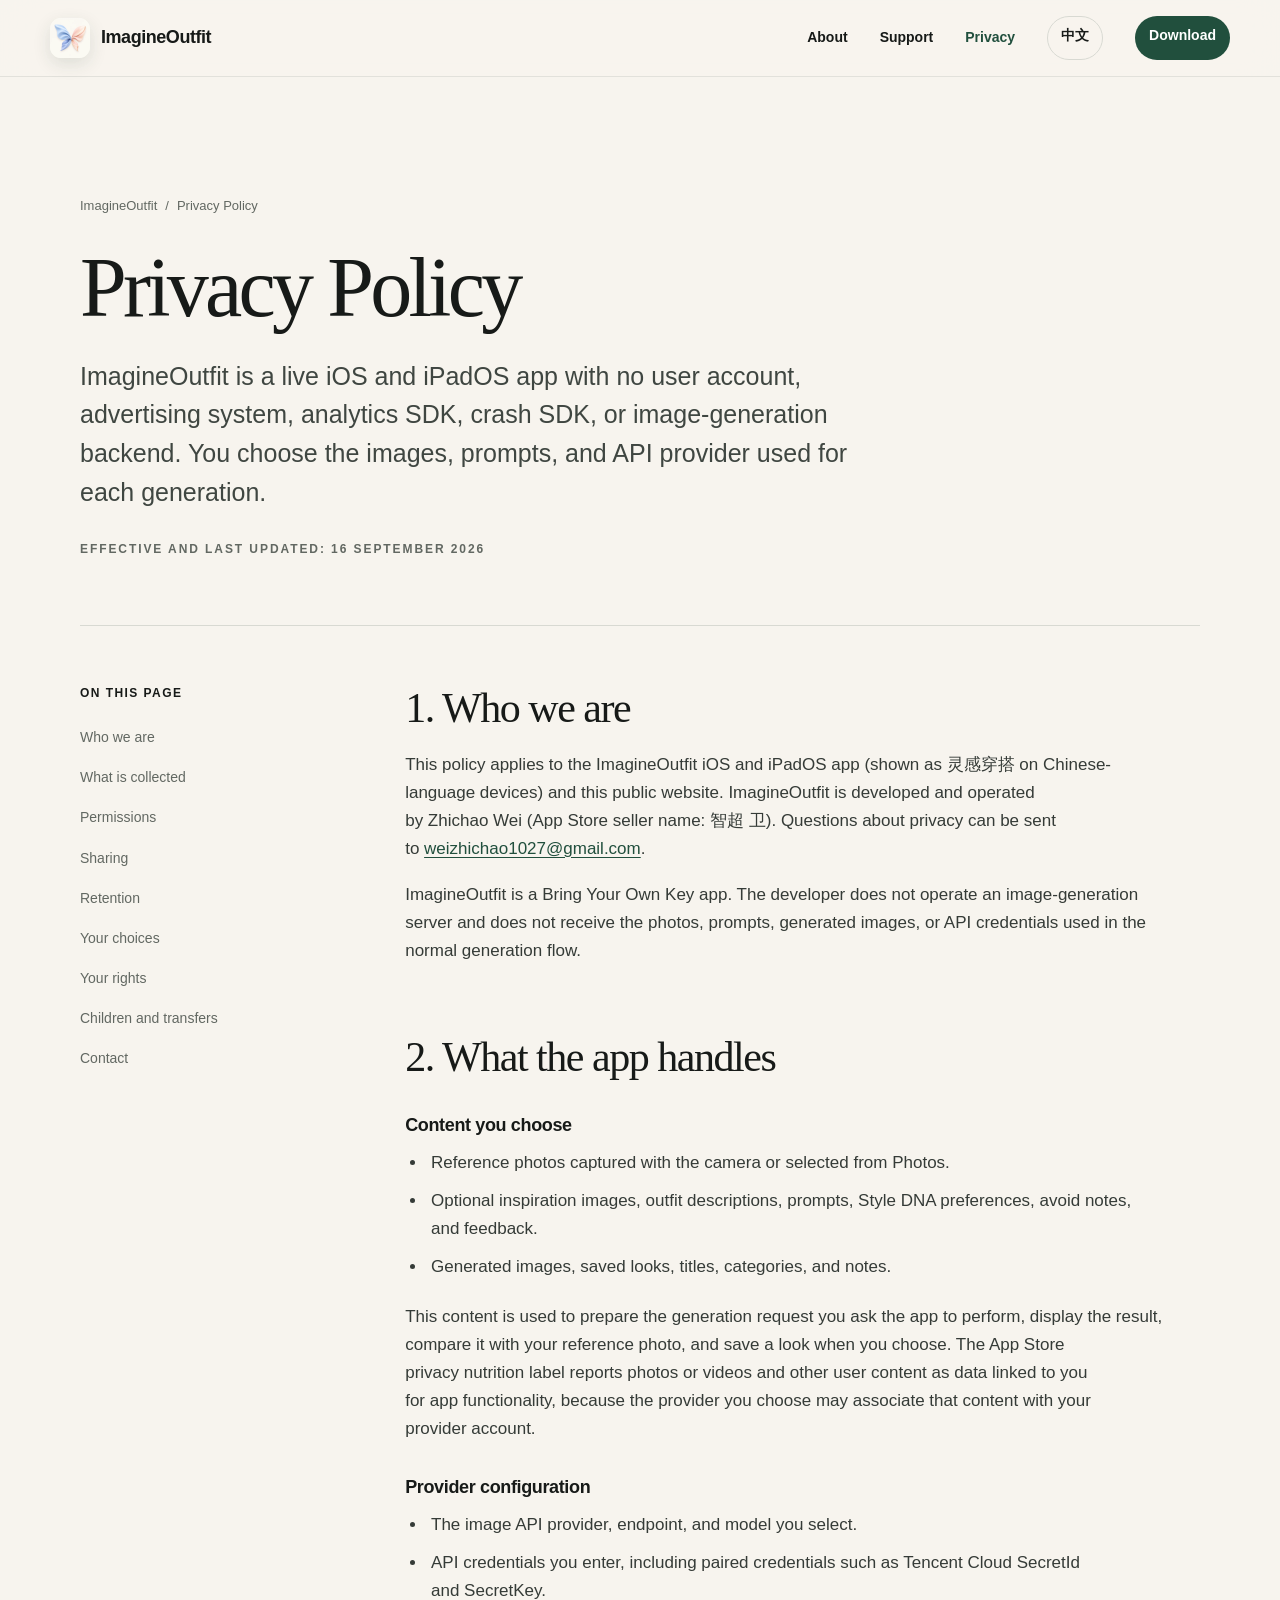
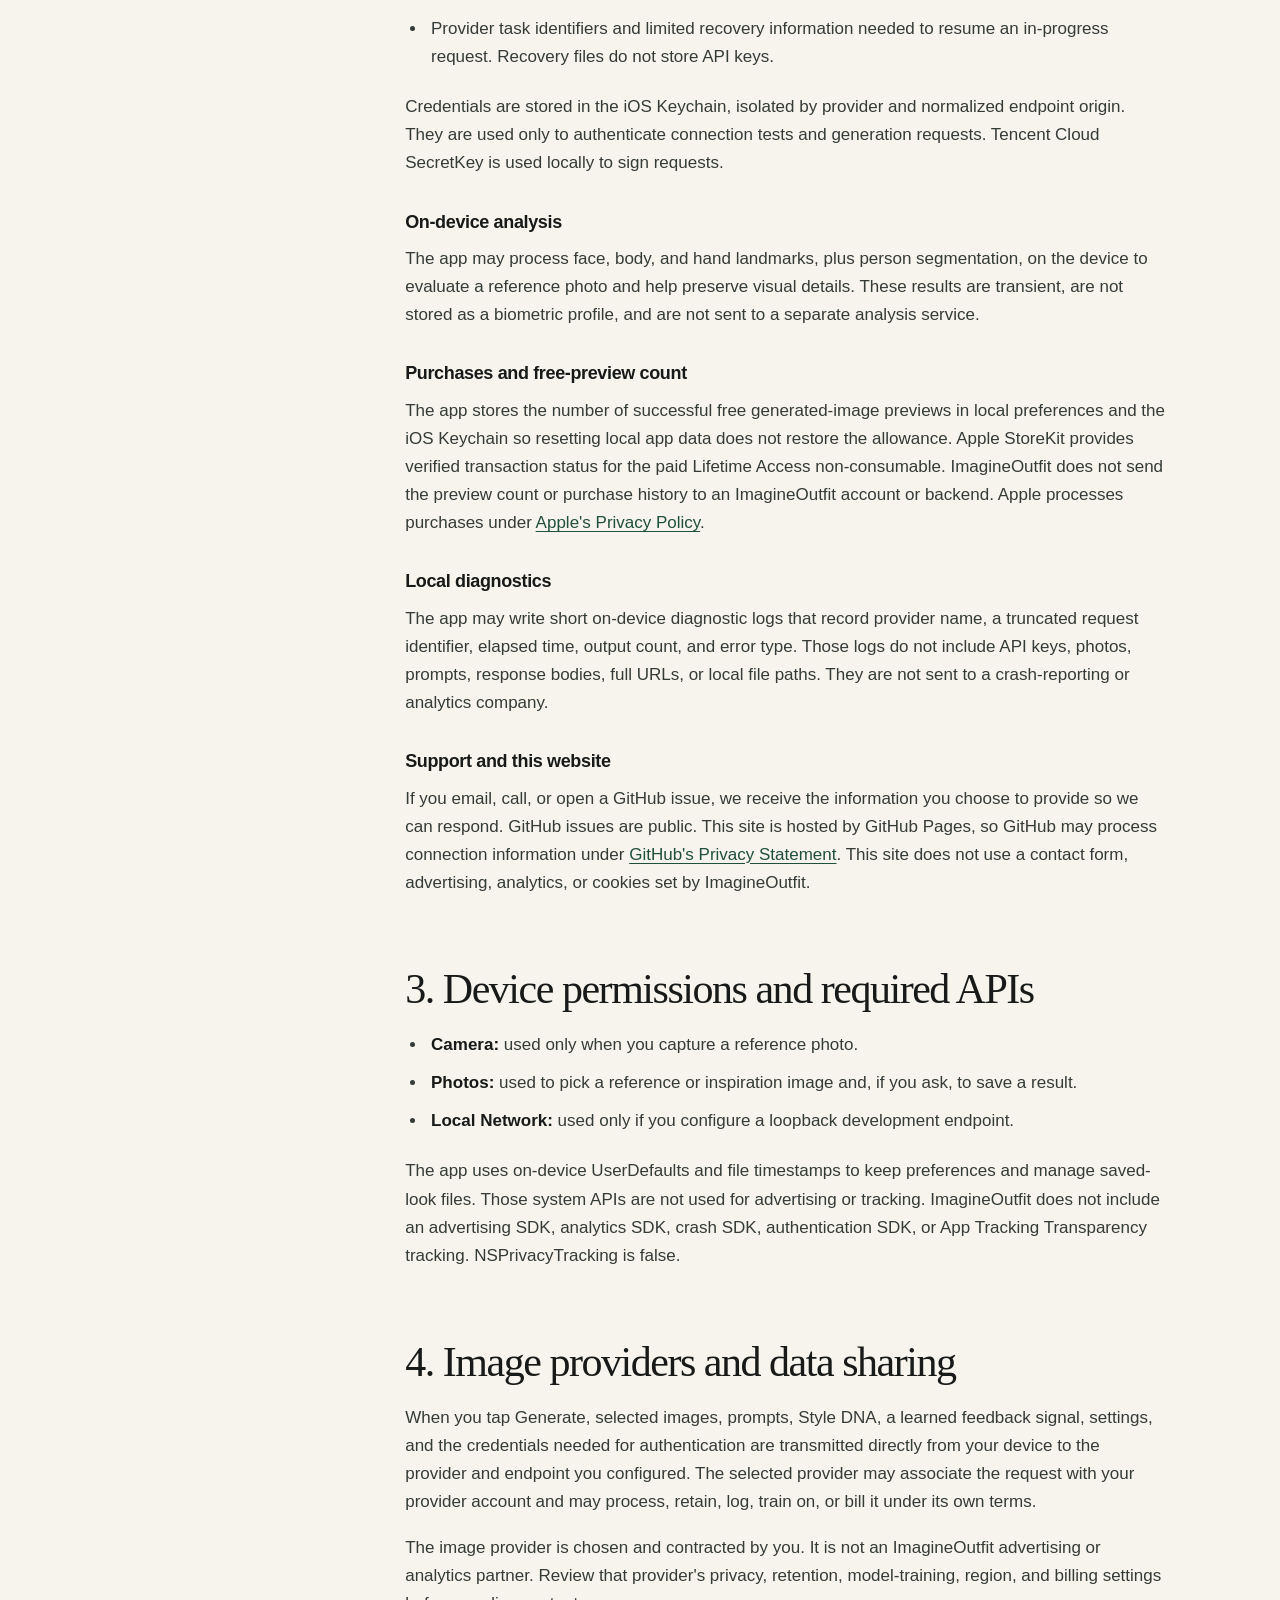
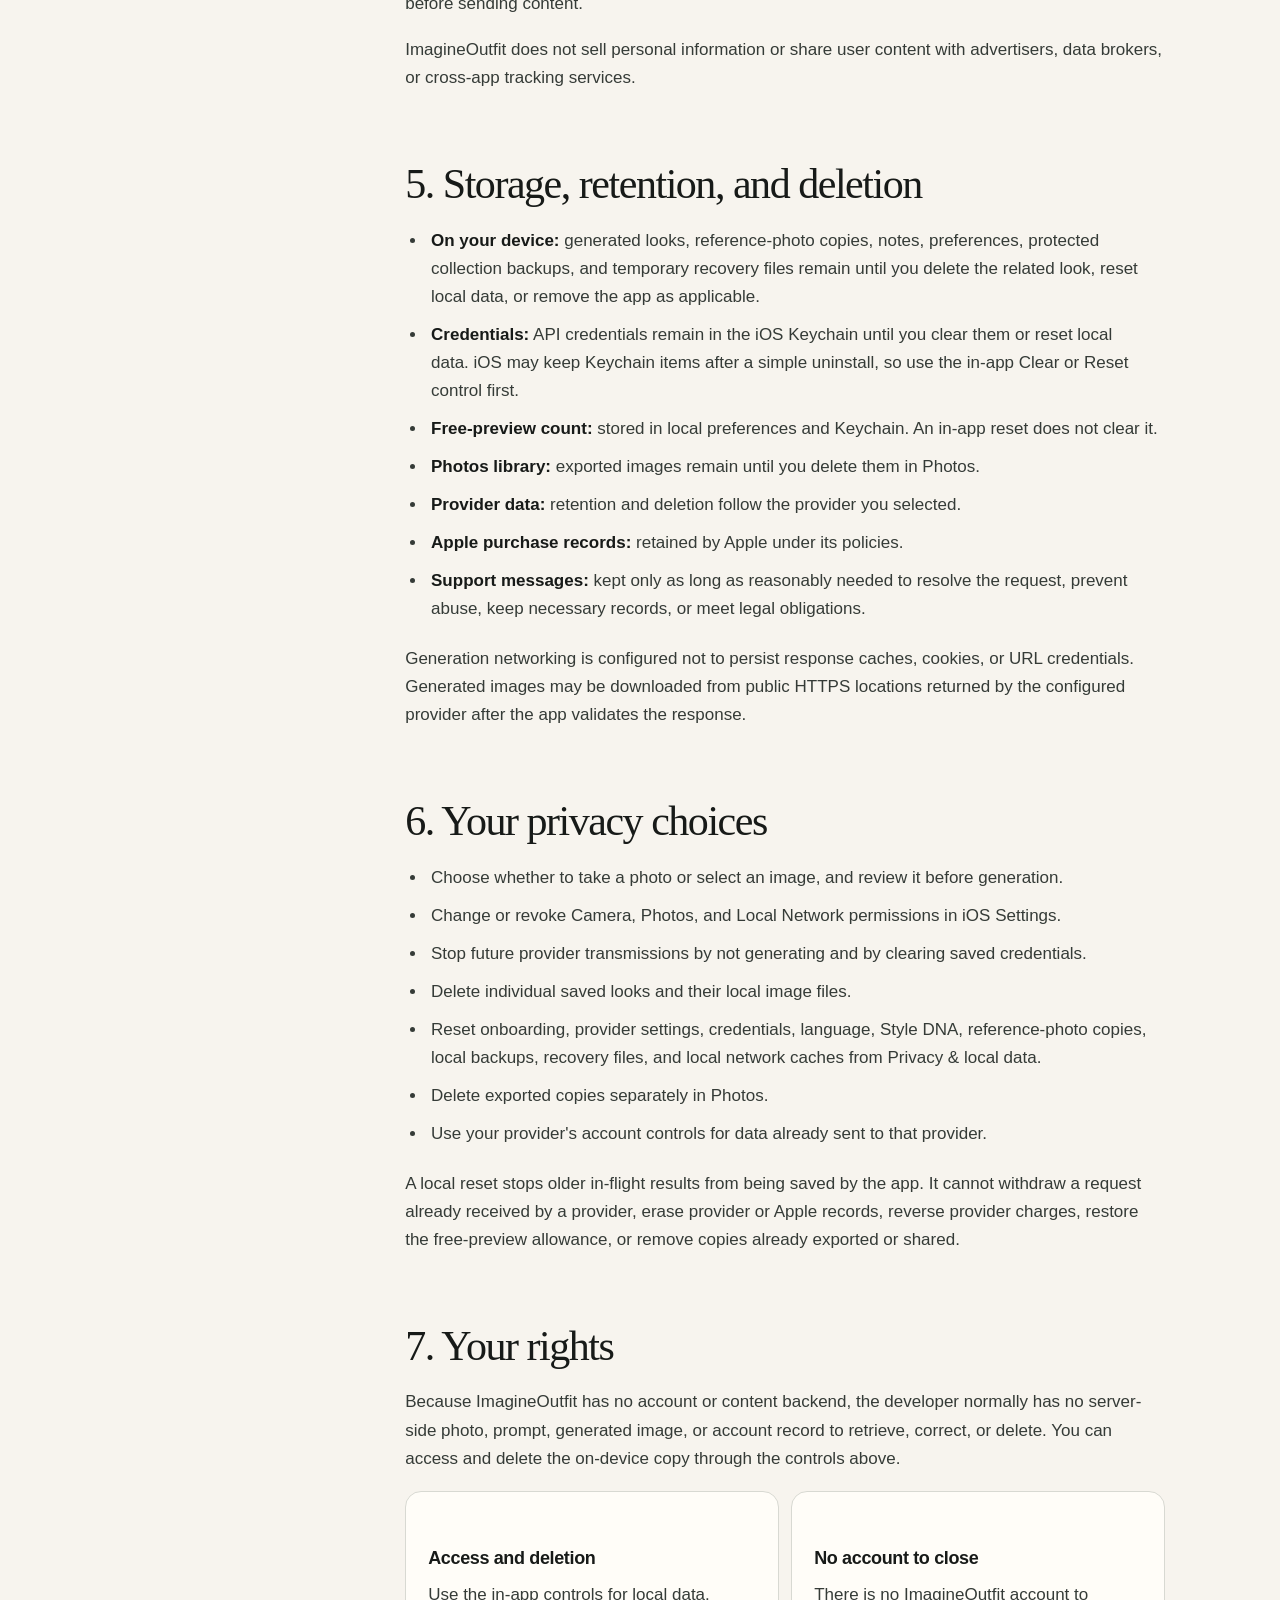
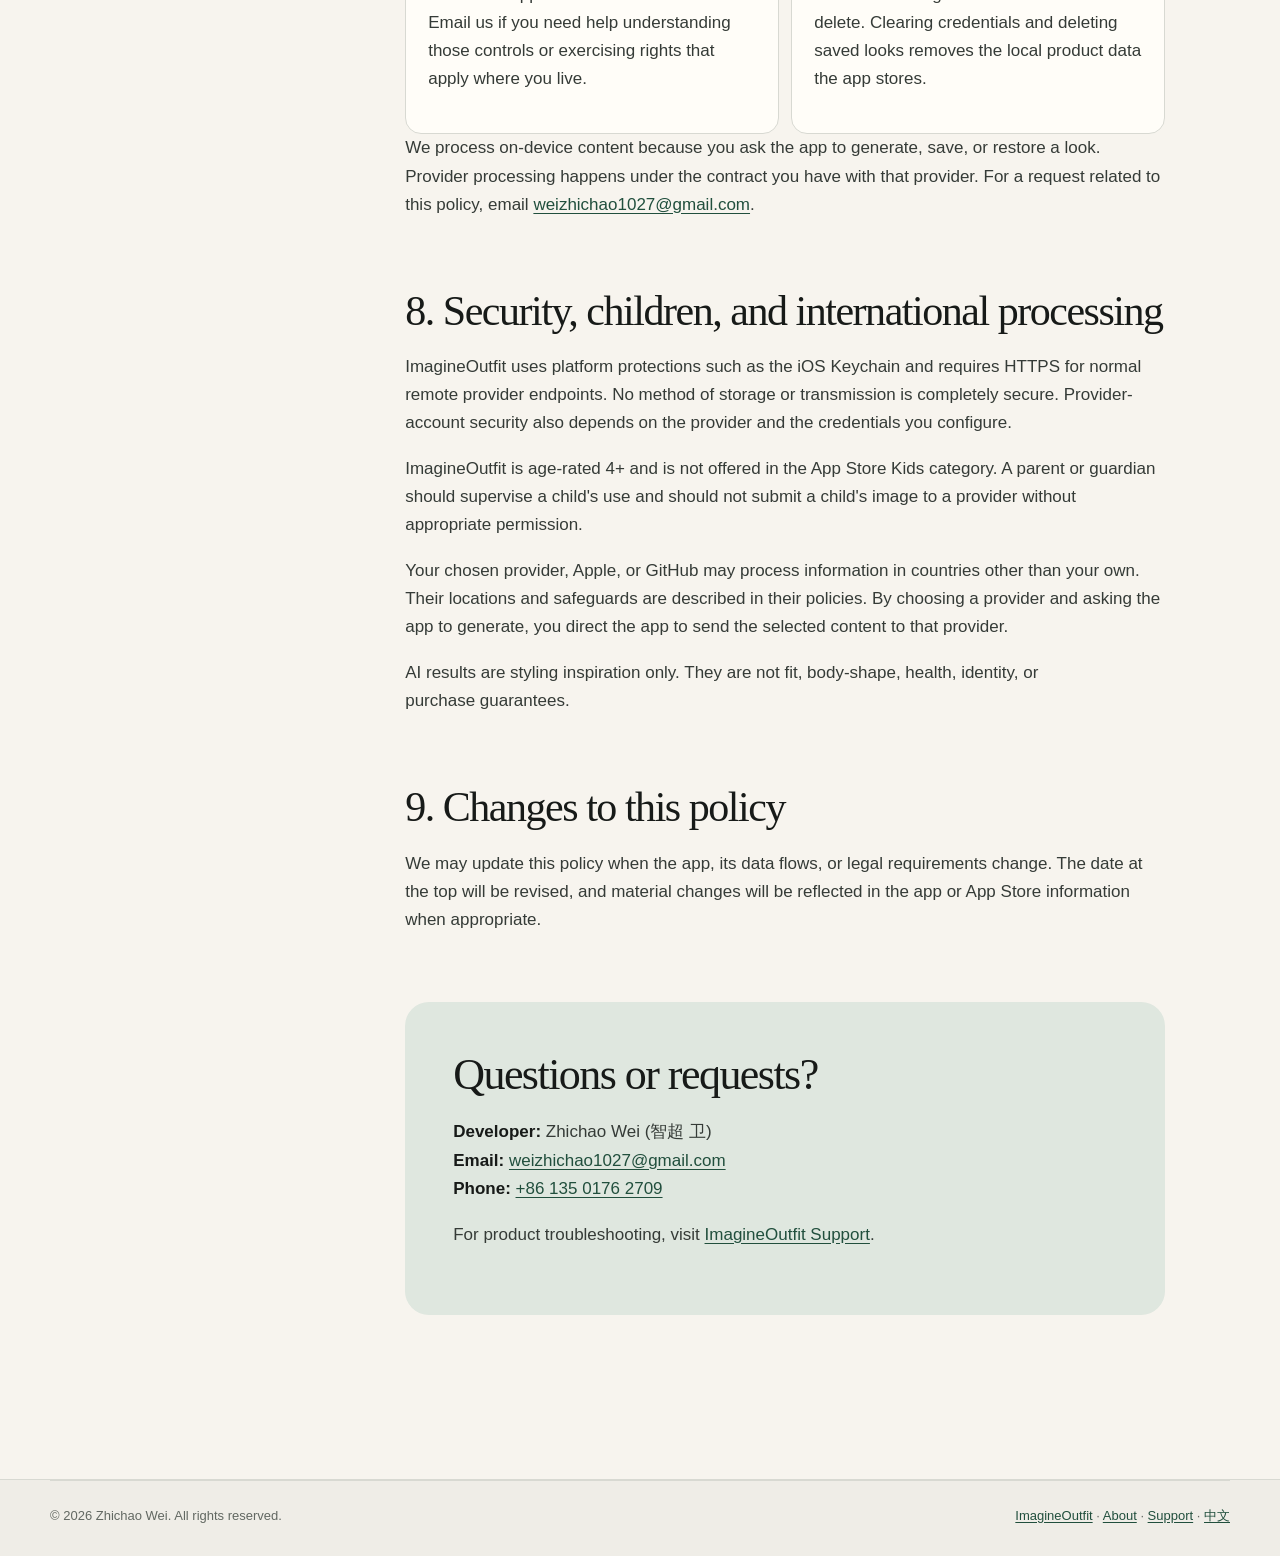
<file: privacy.html>
<!DOCTYPE html>
<html lang="en">
<head>
  <meta charset="utf-8">
  <meta name="viewport" content="width=device-width, initial-scale=1">
  <meta name="theme-color" content="#f7f4ee">
  <meta name="color-scheme" content="light dark">
  <title>Privacy Policy | ImagineOutfit</title>
  <meta name="description" content="ImagineOutfit privacy policy: photos, prompts, API keys, StoreKit purchases, device permissions, retention, user rights, and how to contact Zhichao Wei.">
  <link rel="canonical" href="https://weizhichao1027-collab.github.io/stylemuse-legal/privacy.html">
  <link rel="alternate" hreflang="en" href="https://weizhichao1027-collab.github.io/stylemuse-legal/privacy.html">
  <link rel="alternate" hreflang="zh-Hans" href="https://weizhichao1027-collab.github.io/stylemuse-legal/zh/privacy.html">
  <link rel="alternate" hreflang="x-default" href="https://weizhichao1027-collab.github.io/stylemuse-legal/privacy.html">
  <link rel="alternate" type="text/plain" href="https://weizhichao1027-collab.github.io/stylemuse-legal/llms.txt" title="LLM facts">
  <meta property="og:type" content="article">
  <meta property="og:site_name" content="ImagineOutfit">
  <meta property="og:locale" content="en_US">
  <meta property="og:title" content="ImagineOutfit Privacy Policy">
  <meta property="og:description" content="How the live ImagineOutfit app handles photos, provider credentials, purchases, and deletion.">
  <meta property="og:url" content="https://weizhichao1027-collab.github.io/stylemuse-legal/privacy.html">
  <meta property="og:image" content="https://weizhichao1027-collab.github.io/stylemuse-legal/assets/og-image.png">
  <meta property="og:image:width" content="1200">
  <meta property="og:image:height" content="630">
  <meta name="twitter:card" content="summary_large_image">
  <meta name="twitter:image" content="https://weizhichao1027-collab.github.io/stylemuse-legal/assets/og-image.png">
  <link rel="icon" href="favicon.svg" type="image/svg+xml">
  <link rel="apple-touch-icon" href="assets/apple-touch-icon.png">
  <link rel="stylesheet" href="style.css">
  <script type="application/ld+json">
  {
    "@context": "https://schema.org",
    "@graph": [
      {
        "@type": "PrivacyPolicy",
        "name": "ImagineOutfit Privacy Policy",
        "url": "https://weizhichao1027-collab.github.io/stylemuse-legal/privacy.html",
        "dateModified": "2026-09-16",
        "inLanguage": "en",
        "publisher": { "@id": "https://weizhichao1027-collab.github.io/stylemuse-legal/#developer" }
      },
      {
        "@type": "BreadcrumbList",
        "itemListElement": [
          { "@type": "ListItem", "position": 1, "name": "ImagineOutfit", "item": "https://weizhichao1027-collab.github.io/stylemuse-legal/" },
          { "@type": "ListItem", "position": 2, "name": "Privacy Policy", "item": "https://weizhichao1027-collab.github.io/stylemuse-legal/privacy.html" }
        ]
      }
    ]
  }
  </script>
</head>
<body class="document-page">
  <a class="skip-link" href="#main">Skip to content</a>
  <header class="site-header">
    <nav class="nav-shell" aria-label="Primary">
      <a class="brand" href="index.html" aria-label="ImagineOutfit home">
        <img src="assets/app-icon.webp" alt="" width="40" height="40">
        <span translate="no">ImagineOutfit</span>
      </a>
      <div class="nav-links">
        <a href="about.html">About</a>
        <a href="support.html">Support</a>
        <a aria-current="page" href="privacy.html">Privacy</a>
        <a class="language-link" href="zh/privacy.html" lang="zh-Hans" hreflang="zh-Hans">中文</a>
        <a class="nav-download" href="https://apps.apple.com/app/id6782911564">Download</a>
      </div>
      <div class="nav-tools">
        <a class="nav-download" href="https://apps.apple.com/app/id6782911564">Get</a>
      <details class="nav-drawer">
        <summary>Menu</summary>
        <div class="nav-drawer-panel">
          <a href="about.html">About</a>
          <a href="support.html">Support</a>
          <a aria-current="page" href="privacy.html">Privacy</a>
          <a href="https://apps.apple.com/app/id6782911564">Download on the App Store</a>
          <a class="language-link" href="zh/privacy.html" lang="zh-Hans" hreflang="zh-Hans">中文</a>
        </div>
      </details>
      </div>
    </nav>
  </header>

  <main id="main" class="document-shell">
    <header class="document-hero">
      <nav class="breadcrumb" aria-label="Breadcrumb">
        <a href="index.html">ImagineOutfit</a>
        <span aria-hidden="true">/</span>
        <span>Privacy Policy</span>
      </nav>
      <h1>Privacy Policy</h1>
      <p class="document-summary">ImagineOutfit is a live iOS and iPadOS app with no user account, advertising system, analytics SDK, crash SDK, or image-generation backend. You choose the images, prompts, and API provider used for each generation.</p>
      <p class="updated">Effective and last updated: 16 September 2026</p>
    </header>

    <div class="document-layout">
      <aside class="toc" aria-label="On this page">
        <strong>On this page</strong>
        <a href="#scope">Who we are</a>
        <a href="#data">What is collected</a>
        <a href="#permissions">Permissions</a>
        <a href="#providers">Sharing</a>
        <a href="#retention">Retention</a>
        <a href="#choices">Your choices</a>
        <a href="#rights">Your rights</a>
        <a href="#security">Children and transfers</a>
        <a href="#contact">Contact</a>
      </aside>

      <article class="prose">
        <section id="scope">
          <h2>1. Who we are</h2>
          <p>This policy applies to the ImagineOutfit iOS and iPadOS app (shown as 灵感穿搭 on Chinese-language devices) and this public website. ImagineOutfit is developed and operated by Zhichao Wei (App Store seller name: 智超 卫). Questions about privacy can be sent to <a href="mailto:weizhichao1027@gmail.com">weizhichao1027@gmail.com</a>.</p>
          <p>ImagineOutfit is a Bring Your Own Key app. The developer does not operate an image-generation server and does not receive the photos, prompts, generated images, or API credentials used in the normal generation flow.</p>
        </section>

        <section id="data">
          <h2>2. What the app handles</h2>
          <h3>Content you choose</h3>
          <ul>
            <li>Reference photos captured with the camera or selected from Photos.</li>
            <li>Optional inspiration images, outfit descriptions, prompts, Style DNA preferences, avoid notes, and feedback.</li>
            <li>Generated images, saved looks, titles, categories, and notes.</li>
          </ul>
          <p>This content is used to prepare the generation request you ask the app to perform, display the result, compare it with your reference photo, and save a look when you choose. The App Store privacy nutrition label reports photos or videos and other user content as data linked to you for app functionality, because the provider you choose may associate that content with your provider account.</p>

          <h3>Provider configuration</h3>
          <ul>
            <li>The image API provider, endpoint, and model you select.</li>
            <li>API credentials you enter, including paired credentials such as Tencent Cloud SecretId and SecretKey.</li>
            <li>Provider task identifiers and limited recovery information needed to resume an in-progress request. Recovery files do not store API keys.</li>
          </ul>
          <p>Credentials are stored in the iOS Keychain, isolated by provider and normalized endpoint origin. They are used only to authenticate connection tests and generation requests. Tencent Cloud SecretKey is used locally to sign requests.</p>

          <h3>On-device analysis</h3>
          <p>The app may process face, body, and hand landmarks, plus person segmentation, on the device to evaluate a reference photo and help preserve visual details. These results are transient, are not stored as a biometric profile, and are not sent to a separate analysis service.</p>

          <h3>Purchases and free-preview count</h3>
          <p>The app stores the number of successful free generated-image previews in local preferences and the iOS Keychain so resetting local app data does not restore the allowance. Apple StoreKit provides verified transaction status for the paid Lifetime Access non-consumable. ImagineOutfit does not send the preview count or purchase history to an ImagineOutfit account or backend. Apple processes purchases under <a href="https://www.apple.com/legal/privacy/">Apple's Privacy Policy</a>.</p>

          <h3>Local diagnostics</h3>
          <p>The app may write short on-device diagnostic logs that record provider name, a truncated request identifier, elapsed time, output count, and error type. Those logs do not include API keys, photos, prompts, response bodies, full URLs, or local file paths. They are not sent to a crash-reporting or analytics company.</p>

          <h3>Support and this website</h3>
          <p>If you email, call, or open a GitHub issue, we receive the information you choose to provide so we can respond. GitHub issues are public. This site is hosted by GitHub Pages, so GitHub may process connection information under <a href="https://docs.github.com/en/site-policy/privacy-policies/github-general-privacy-statement">GitHub's Privacy Statement</a>. This site does not use a contact form, advertising, analytics, or cookies set by ImagineOutfit.</p>
        </section>

        <section id="permissions">
          <h2>3. Device permissions and required APIs</h2>
          <ul>
            <li><strong>Camera:</strong> used only when you capture a reference photo.</li>
            <li><strong>Photos:</strong> used to pick a reference or inspiration image and, if you ask, to save a result.</li>
            <li><strong>Local Network:</strong> used only if you configure a loopback development endpoint.</li>
          </ul>
          <p>The app uses on-device UserDefaults and file timestamps to keep preferences and manage saved-look files. Those system APIs are not used for advertising or tracking. ImagineOutfit does not include an advertising SDK, analytics SDK, crash SDK, authentication SDK, or App Tracking Transparency tracking. NSPrivacyTracking is false.</p>
        </section>

        <section id="providers">
          <h2>4. Image providers and data sharing</h2>
          <p>When you tap Generate, selected images, prompts, Style DNA, a learned feedback signal, settings, and the credentials needed for authentication are transmitted directly from your device to the provider and endpoint you configured. The selected provider may associate the request with your provider account and may process, retain, log, train on, or bill it under its own terms.</p>
          <p>The image provider is chosen and contracted by you. It is not an ImagineOutfit advertising or analytics partner. Review that provider's privacy, retention, model-training, region, and billing settings before sending content.</p>
          <p>ImagineOutfit does not sell personal information or share user content with advertisers, data brokers, or cross-app tracking services.</p>
        </section>

        <section id="retention">
          <h2>5. Storage, retention, and deletion</h2>
          <ul>
            <li><strong>On your device:</strong> generated looks, reference-photo copies, notes, preferences, protected collection backups, and temporary recovery files remain until you delete the related look, reset local data, or remove the app as applicable.</li>
            <li><strong>Credentials:</strong> API credentials remain in the iOS Keychain until you clear them or reset local data. iOS may keep Keychain items after a simple uninstall, so use the in-app Clear or Reset control first.</li>
            <li><strong>Free-preview count:</strong> stored in local preferences and Keychain. An in-app reset does not clear it.</li>
            <li><strong>Photos library:</strong> exported images remain until you delete them in Photos.</li>
            <li><strong>Provider data:</strong> retention and deletion follow the provider you selected.</li>
            <li><strong>Apple purchase records:</strong> retained by Apple under its policies.</li>
            <li><strong>Support messages:</strong> kept only as long as reasonably needed to resolve the request, prevent abuse, keep necessary records, or meet legal obligations.</li>
          </ul>
          <p>Generation networking is configured not to persist response caches, cookies, or URL credentials. Generated images may be downloaded from public HTTPS locations returned by the configured provider after the app validates the response.</p>
        </section>

        <section id="choices">
          <h2>6. Your privacy choices</h2>
          <ul>
            <li>Choose whether to take a photo or select an image, and review it before generation.</li>
            <li>Change or revoke Camera, Photos, and Local Network permissions in iOS Settings.</li>
            <li>Stop future provider transmissions by not generating and by clearing saved credentials.</li>
            <li>Delete individual saved looks and their local image files.</li>
            <li>Reset onboarding, provider settings, credentials, language, Style DNA, reference-photo copies, local backups, recovery files, and local network caches from Privacy &amp; local data.</li>
            <li>Delete exported copies separately in Photos.</li>
            <li>Use your provider's account controls for data already sent to that provider.</li>
          </ul>
          <p>A local reset stops older in-flight results from being saved by the app. It cannot withdraw a request already received by a provider, erase provider or Apple records, reverse provider charges, restore the free-preview allowance, or remove copies already exported or shared.</p>
        </section>

        <section id="rights">
          <h2>7. Your rights</h2>
          <p>Because ImagineOutfit has no account or content backend, the developer normally has no server-side photo, prompt, generated image, or account record to retrieve, correct, or delete. You can access and delete the on-device copy through the controls above.</p>
          <div class="rights-grid">
            <article>
              <h3>Access and deletion</h3>
              <p>Use the in-app controls for local data. Email us if you need help understanding those controls or exercising rights that apply where you live.</p>
            </article>
            <article>
              <h3>No account to close</h3>
              <p>There is no ImagineOutfit account to delete. Clearing credentials and deleting saved looks removes the local product data the app stores.</p>
            </article>
          </div>
          <p>We process on-device content because you ask the app to generate, save, or restore a look. Provider processing happens under the contract you have with that provider. For a request related to this policy, email <a href="mailto:weizhichao1027@gmail.com">weizhichao1027@gmail.com</a>.</p>
        </section>

        <section id="security">
          <h2>8. Security, children, and international processing</h2>
          <p>ImagineOutfit uses platform protections such as the iOS Keychain and requires HTTPS for normal remote provider endpoints. No method of storage or transmission is completely secure. Provider-account security also depends on the provider and the credentials you configure.</p>
          <p>ImagineOutfit is age-rated 4+ and is not offered in the App Store Kids category. A parent or guardian should supervise a child's use and should not submit a child's image to a provider without appropriate permission.</p>
          <p>Your chosen provider, Apple, or GitHub may process information in countries other than your own. Their locations and safeguards are described in their policies. By choosing a provider and asking the app to generate, you direct the app to send the selected content to that provider.</p>
          <p>AI results are styling inspiration only. They are not fit, body-shape, health, identity, or purchase guarantees.</p>
        </section>

        <section id="changes">
          <h2>9. Changes to this policy</h2>
          <p>We may update this policy when the app, its data flows, or legal requirements change. The date at the top will be revised, and material changes will be reflected in the app or App Store information when appropriate.</p>
        </section>

        <section id="contact" class="contact-panel">
          <h2>Questions or requests?</h2>
          <p><strong>Developer:</strong> Zhichao Wei (智超 卫)<br><strong>Email:</strong> <a href="mailto:weizhichao1027@gmail.com">weizhichao1027@gmail.com</a><br><strong>Phone:</strong> <a href="tel:+8613501762709">+86&nbsp;135&nbsp;0176&nbsp;2709</a></p>
          <p>For product troubleshooting, visit <a href="support.html">ImagineOutfit Support</a>.</p>
        </section>
      </article>
    </div>
  </main>

  <footer class="site-footer compact-footer">
    <div class="section-shell footer-bottom">
      <span>© 2026 Zhichao Wei. All rights reserved.</span>
      <span><a href="index.html">ImagineOutfit</a> · <a href="about.html">About</a> · <a href="support.html">Support</a> · <a href="zh/privacy.html" lang="zh-Hans">中文</a></span>
    </div>
  </footer>
  <script src="site.js" defer></script>
</body>
</html>
</file>
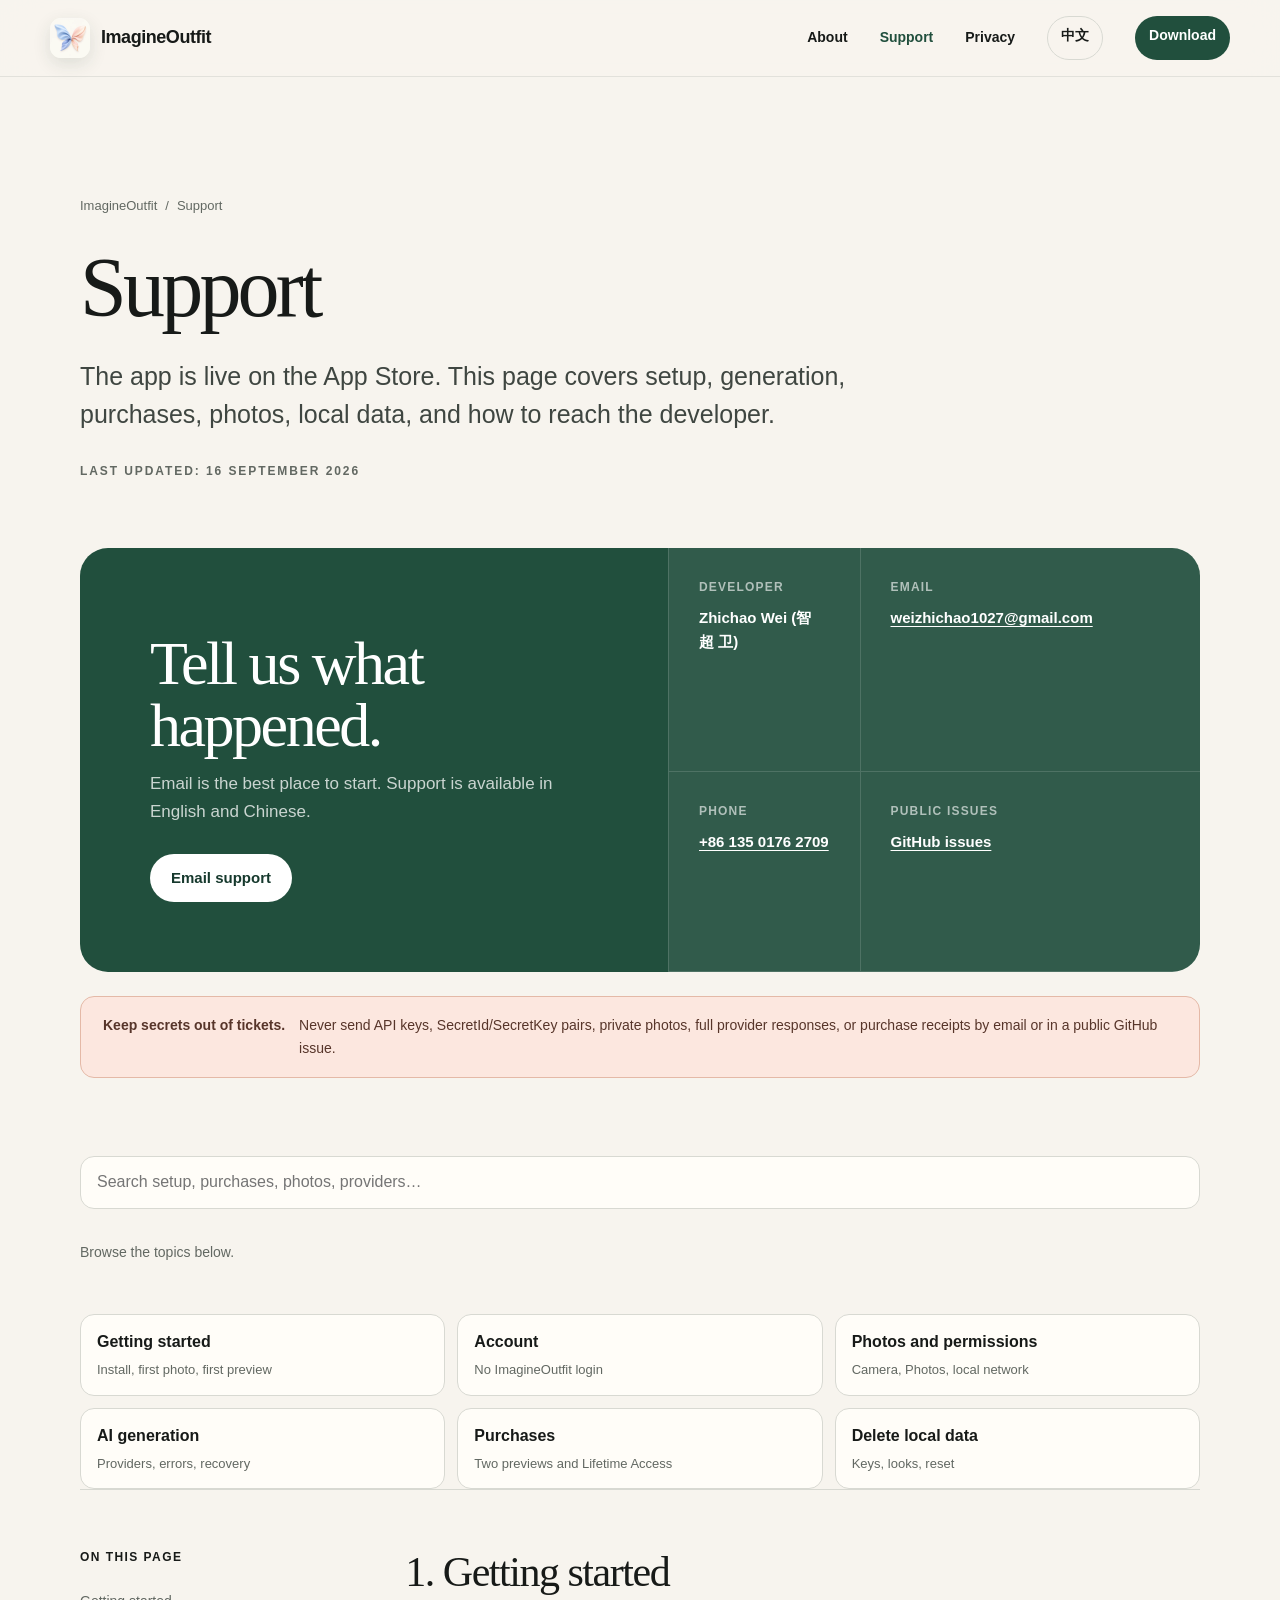
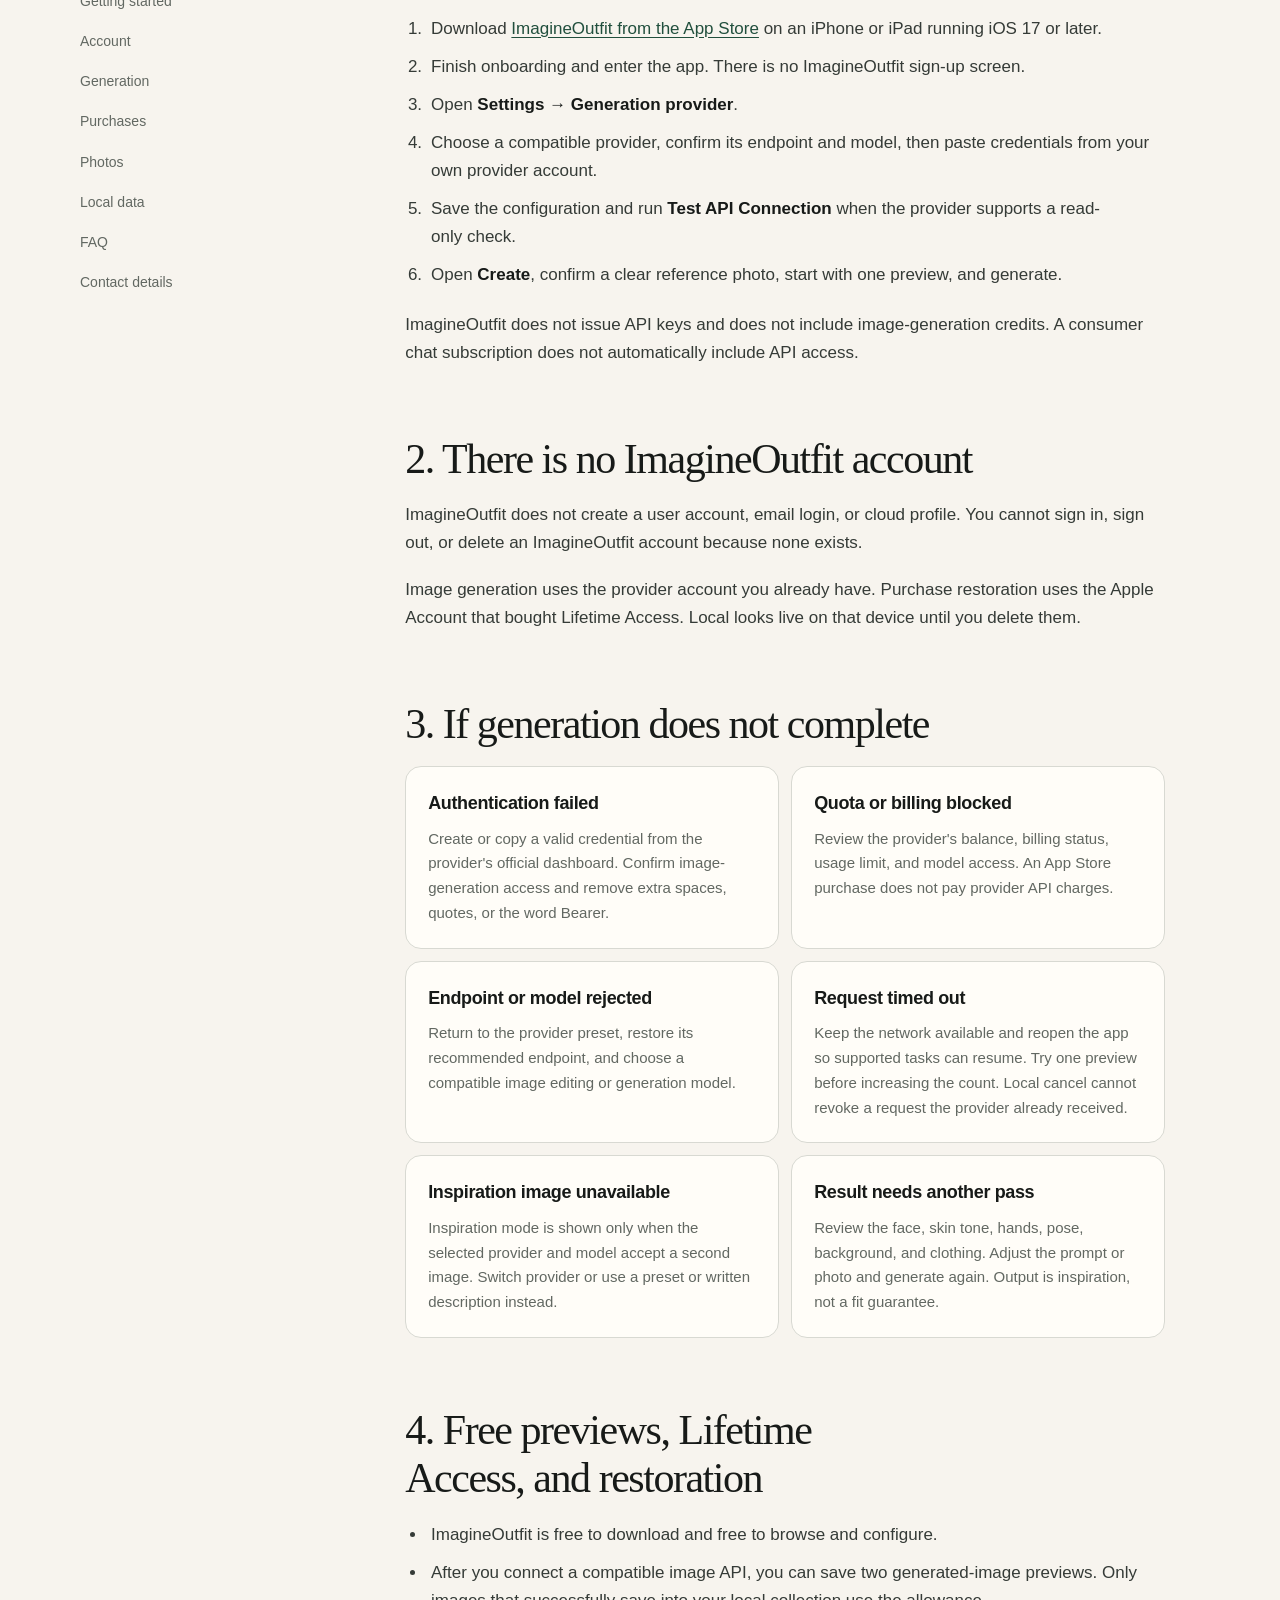
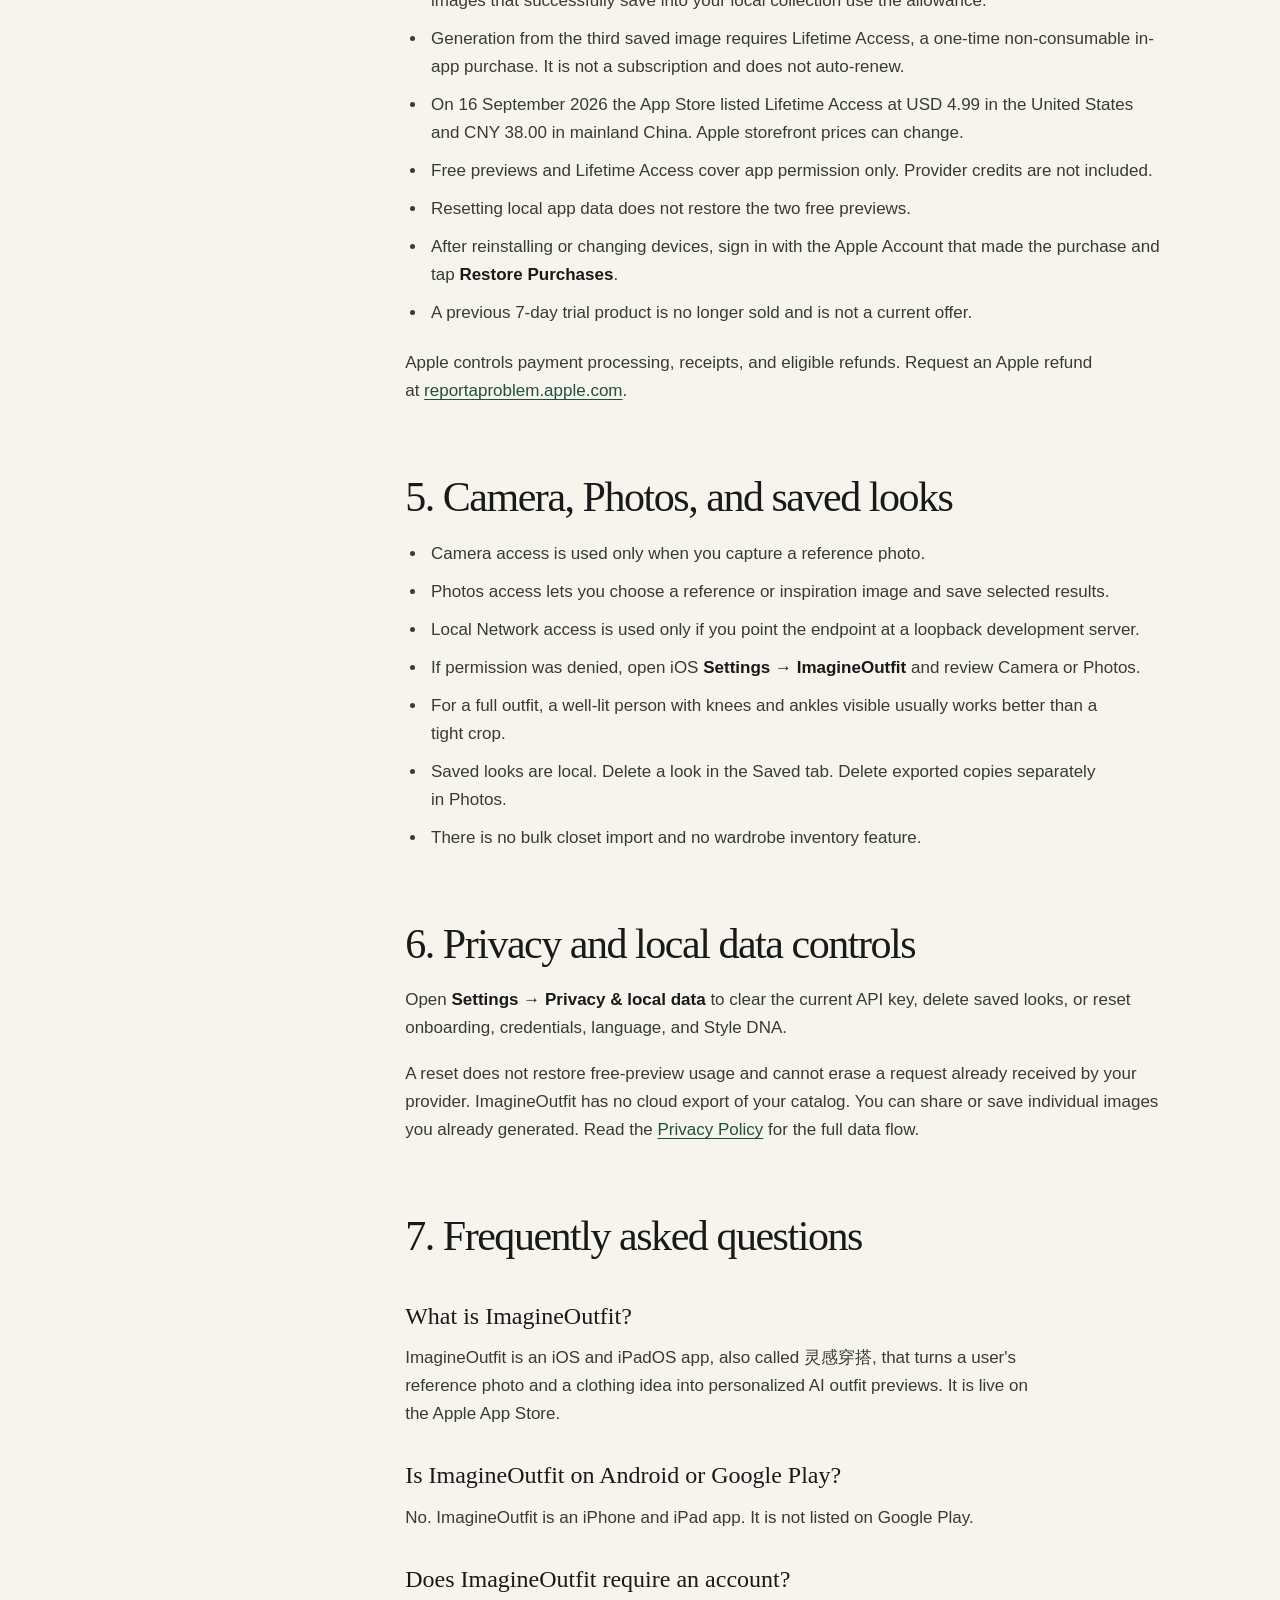
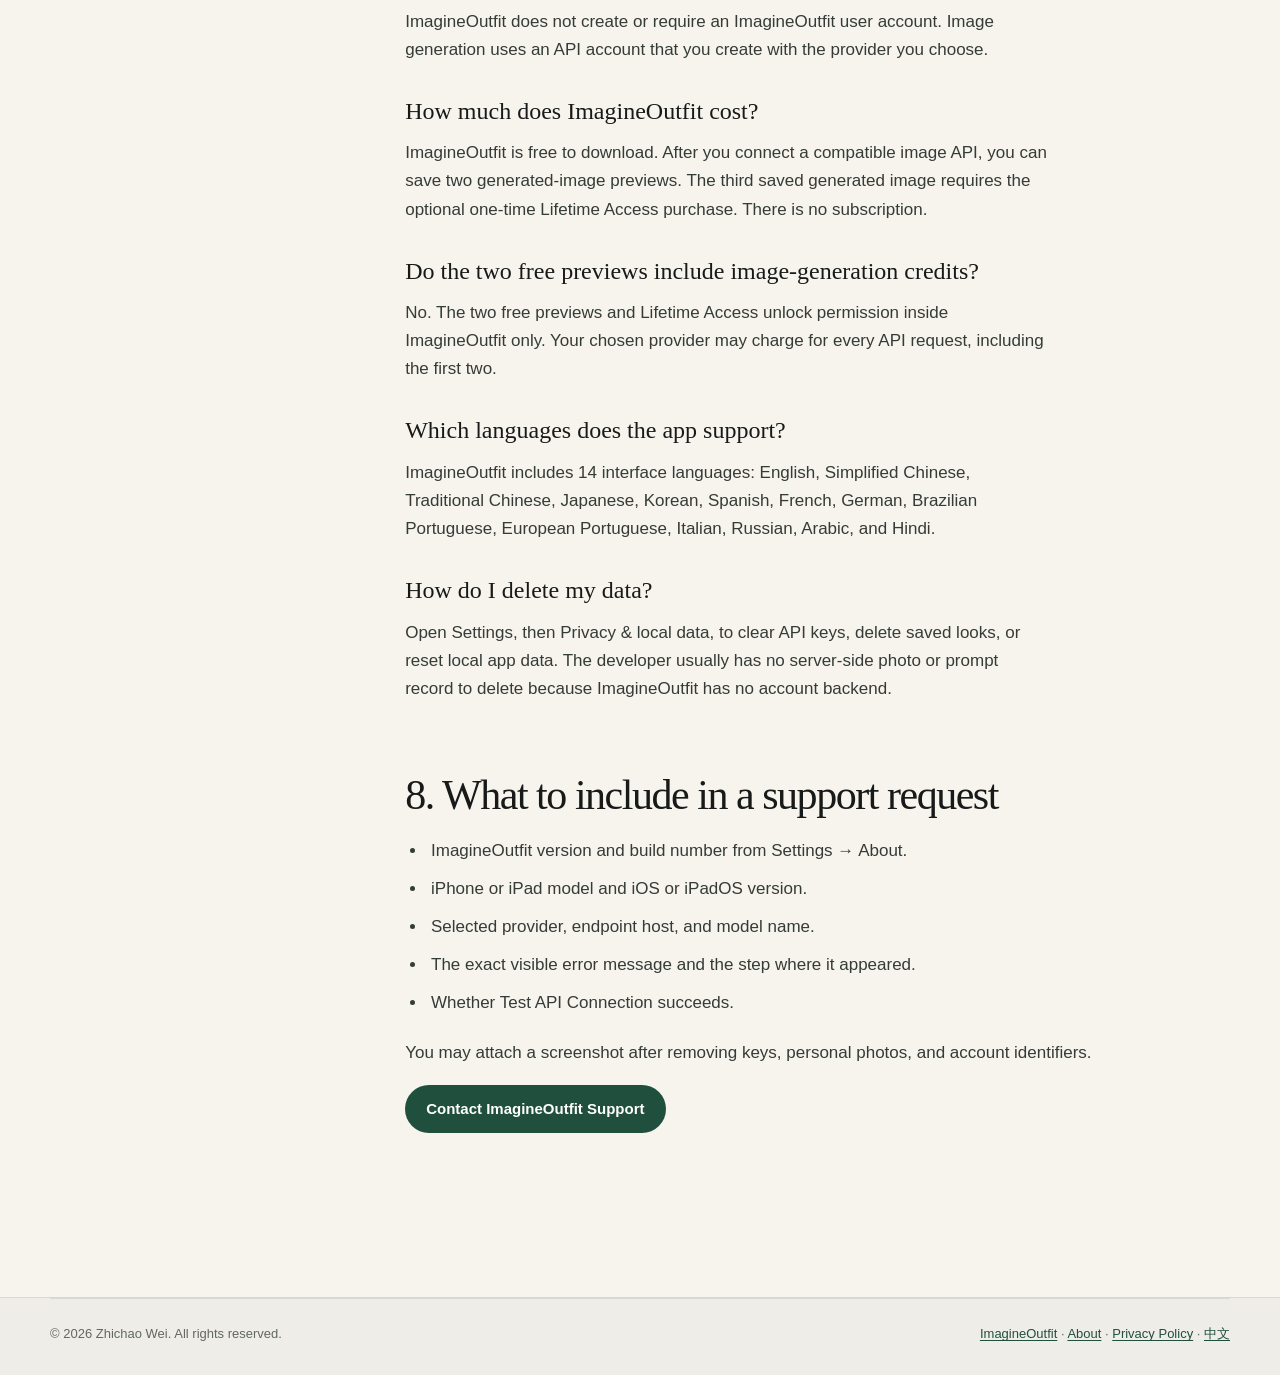
<file: support.html>
<!DOCTYPE html>
<html lang="en">
<head>
  <meta charset="utf-8">
  <meta name="viewport" content="width=device-width, initial-scale=1">
  <meta name="theme-color" content="#f7f4ee">
  <meta name="color-scheme" content="light dark">
  <title>ImagineOutfit Support | Setup, purchases, and troubleshooting</title>
  <meta name="description" content="Help for ImagineOutfit: getting started, photos and permissions, AI generation, Lifetime Access, restoring purchases, deleting local data, and how to contact Zhichao Wei.">
  <link rel="canonical" href="https://weizhichao1027-collab.github.io/stylemuse-legal/support.html">
  <link rel="alternate" hreflang="en" href="https://weizhichao1027-collab.github.io/stylemuse-legal/support.html">
  <link rel="alternate" hreflang="zh-Hans" href="https://weizhichao1027-collab.github.io/stylemuse-legal/zh/support.html">
  <link rel="alternate" hreflang="x-default" href="https://weizhichao1027-collab.github.io/stylemuse-legal/support.html">
  <link rel="alternate" type="text/plain" href="https://weizhichao1027-collab.github.io/stylemuse-legal/llms.txt" title="LLM facts">
  <meta property="og:type" content="website">
  <meta property="og:site_name" content="ImagineOutfit">
  <meta property="og:locale" content="en_US">
  <meta property="og:title" content="ImagineOutfit Support">
  <meta property="og:description" content="Setup, billing, privacy controls, and troubleshooting for the live ImagineOutfit app.">
  <meta property="og:url" content="https://weizhichao1027-collab.github.io/stylemuse-legal/support.html">
  <meta property="og:image" content="https://weizhichao1027-collab.github.io/stylemuse-legal/assets/og-image.png">
  <meta property="og:image:width" content="1200">
  <meta property="og:image:height" content="630">
  <meta name="twitter:card" content="summary_large_image">
  <meta name="twitter:image" content="https://weizhichao1027-collab.github.io/stylemuse-legal/assets/og-image.png">
  <link rel="icon" href="favicon.svg" type="image/svg+xml">
  <link rel="apple-touch-icon" href="assets/apple-touch-icon.png">
  <link rel="stylesheet" href="style.css">
  <script type="application/ld+json">
  {
    "@context": "https://schema.org",
    "@graph": [
      {
        "@type": "FAQPage",
        "url": "https://weizhichao1027-collab.github.io/stylemuse-legal/support.html",
        "mainEntity": [
          {
            "@type": "Question",
            "name": "What is ImagineOutfit?",
            "acceptedAnswer": { "@type": "Answer", "text": "ImagineOutfit is an iOS and iPadOS app, also called 灵感穿搭, that turns a user's reference photo and a clothing idea into personalized AI outfit previews. It is live on the Apple App Store and is not available on Google Play." }
          },
          {
            "@type": "Question",
            "name": "Does ImagineOutfit require an account?",
            "acceptedAnswer": { "@type": "Answer", "text": "ImagineOutfit does not create or require an ImagineOutfit user account. Image generation uses an API account that you create with the provider you choose." }
          },
          {
            "@type": "Question",
            "name": "How much does ImagineOutfit cost?",
            "acceptedAnswer": { "@type": "Answer", "text": "ImagineOutfit is free to download. After you connect a compatible image API, you can save two generated-image previews. The third saved generated image requires the optional one-time Lifetime Access purchase. There is no subscription. Provider API charges are separate." }
          },
          {
            "@type": "Question",
            "name": "Do the two free previews include image-generation credits?",
            "acceptedAnswer": { "@type": "Answer", "text": "No. The two free previews and Lifetime Access unlock permission inside ImagineOutfit only. Your chosen provider may charge for every API request, including the first two." }
          },
          {
            "@type": "Question",
            "name": "How do I delete my data?",
            "acceptedAnswer": { "@type": "Answer", "text": "Open Settings, then Privacy & local data, to clear API keys, delete saved looks, or reset local app data. ImagineOutfit has no account server, so the developer usually has no cloud photo or prompt record to delete. Provider-held data must be deleted with that provider." }
          },
          {
            "@type": "Question",
            "name": "Is ImagineOutfit on Android?",
            "acceptedAnswer": { "@type": "Answer", "text": "No. ImagineOutfit is an iPhone and iPad app. It is not listed on Google Play." }
          }
        ]
      },
      {
        "@type": "BreadcrumbList",
        "itemListElement": [
          { "@type": "ListItem", "position": 1, "name": "ImagineOutfit", "item": "https://weizhichao1027-collab.github.io/stylemuse-legal/" },
          { "@type": "ListItem", "position": 2, "name": "Support", "item": "https://weizhichao1027-collab.github.io/stylemuse-legal/support.html" }
        ]
      }
    ]
  }
  </script>
</head>
<body class="document-page">
  <a class="skip-link" href="#main">Skip to content</a>
  <header class="site-header">
    <nav class="nav-shell" aria-label="Primary">
      <a class="brand" href="index.html" aria-label="ImagineOutfit home">
        <img src="assets/app-icon.webp" alt="" width="40" height="40">
        <span translate="no">ImagineOutfit</span>
      </a>
      <div class="nav-links">
        <a href="about.html">About</a>
        <a aria-current="page" href="support.html">Support</a>
        <a href="privacy.html">Privacy</a>
        <a class="language-link" href="zh/support.html" lang="zh-Hans" hreflang="zh-Hans">中文</a>
        <a class="nav-download" href="https://apps.apple.com/app/id6782911564">Download</a>
      </div>
      <div class="nav-tools">
        <a class="nav-download" href="https://apps.apple.com/app/id6782911564">Get</a>
      <details class="nav-drawer">
        <summary>Menu</summary>
        <div class="nav-drawer-panel">
          <a href="about.html">About</a>
          <a aria-current="page" href="support.html">Support</a>
          <a href="privacy.html">Privacy</a>
          <a href="https://apps.apple.com/app/id6782911564">Download on the App Store</a>
          <a class="language-link" href="zh/support.html" lang="zh-Hans" hreflang="zh-Hans">中文</a>
        </div>
      </details>
      </div>
    </nav>
  </header>

  <main id="main" class="document-shell support-shell">
    <header class="document-hero">
      <nav class="breadcrumb" aria-label="Breadcrumb">
        <a href="index.html">ImagineOutfit</a>
        <span aria-hidden="true">/</span>
        <span>Support</span>
      </nav>
      <h1>Support</h1>
      <p class="document-summary">The app is live on the App Store. This page covers setup, generation, purchases, photos, local data, and how to reach the developer.</p>
      <p class="updated">Last updated: 16 September 2026</p>
    </header>

    <section class="support-contact-grid" aria-labelledby="contact-title">
      <div class="support-contact-primary">
        <h2 id="contact-title">Tell us what happened.</h2>
        <p>Email is the best place to start. Support is available in English and Chinese.</p>
        <a class="button button-light" href="mailto:weizhichao1027@gmail.com?subject=ImagineOutfit%20Support">Email support</a>
      </div>
      <dl class="contact-details">
        <div><dt>Developer</dt><dd>Zhichao Wei (智超 卫)</dd></div>
        <div><dt>Email</dt><dd><a href="mailto:weizhichao1027@gmail.com">weizhichao1027@gmail.com</a></dd></div>
        <div><dt>Phone</dt><dd><a href="tel:+8613501762709">+86&nbsp;135&nbsp;0176&nbsp;2709</a></dd></div>
        <div><dt>Public issues</dt><dd><a href="https://github.com/weizhichao1027-collab/stylemuse-legal/issues">GitHub issues</a></dd></div>
      </dl>
    </section>

    <div class="privacy-reminder" role="note">
      <strong>Keep secrets out of tickets.</strong>
      <span>Never send API keys, SecretId/SecretKey pairs, private photos, full provider responses, or purchase receipts by email or in a public GitHub issue.</span>
    </div>

    <div class="support-toolbar">
      <form class="support-search" role="search" action="support.html" onsubmit="return false;">
        <label for="help-search">Search help</label>
        <input id="help-search" name="q" type="search" autocomplete="off" spellcheck="false" placeholder="Search setup, purchases, photos, providers…">
      </form>
      <p id="search-count" class="support-count" aria-live="polite" data-all-label="Browse the topics below." data-found-label=" topics match.">Browse the topics below.</p>
    </div>

    <nav class="help-index" aria-label="Help topics">
      <a href="#quick-start"><strong>Getting started</strong><small>Install, first photo, first preview</small></a>
      <a href="#account"><strong>Account</strong><small>No ImagineOutfit login</small></a>
      <a href="#photos"><strong>Photos and permissions</strong><small>Camera, Photos, local network</small></a>
      <a href="#generation"><strong>AI generation</strong><small>Providers, errors, recovery</small></a>
      <a href="#purchases"><strong>Purchases</strong><small>Two previews and Lifetime Access</small></a>
      <a href="#privacy-controls"><strong>Delete local data</strong><small>Keys, looks, reset</small></a>
    </nav>

    <p id="search-empty" class="search-empty">No help topic matches that search. Email <a href="mailto:weizhichao1027@gmail.com">weizhichao1027@gmail.com</a> or try a shorter word such as key, photo, or purchase.</p>

    <div class="document-layout">
      <aside class="toc" aria-label="On this page">
        <strong>On this page</strong>
        <a href="#quick-start">Getting started</a>
        <a href="#account">Account</a>
        <a href="#generation">Generation</a>
        <a href="#purchases">Purchases</a>
        <a href="#photos">Photos</a>
        <a href="#privacy-controls">Local data</a>
        <a href="#faq">FAQ</a>
        <a href="#report">Contact details</a>
      </aside>

      <article class="prose support-prose">
        <section id="quick-start" data-search="getting started install download first preview settings provider api key test connection create photo">
          <h2>1. Getting started</h2>
          <ol>
            <li>Download <a href="https://apps.apple.com/app/id6782911564">ImagineOutfit from the App Store</a> on an iPhone or iPad running iOS 17 or later.</li>
            <li>Finish onboarding and enter the app. There is no ImagineOutfit sign-up screen.</li>
            <li>Open <strong>Settings → Generation provider</strong>.</li>
            <li>Choose a compatible provider, confirm its endpoint and model, then paste credentials from your own provider account.</li>
            <li>Save the configuration and run <strong>Test API Connection</strong> when the provider supports a read-only check.</li>
            <li>Open <strong>Create</strong>, confirm a clear reference photo, start with one preview, and generate.</li>
          </ol>
          <p>ImagineOutfit does not issue API keys and does not include image-generation credits. A consumer chat subscription does not automatically include API access.</p>
        </section>

        <section id="account" data-search="account login sign up password delete account">
          <h2>2. There is no ImagineOutfit account</h2>
          <p>ImagineOutfit does not create a user account, email login, or cloud profile. You cannot sign in, sign out, or delete an ImagineOutfit account because none exists.</p>
          <p>Image generation uses the provider account you already have. Purchase restoration uses the Apple Account that bought Lifetime Access. Local looks live on that device until you delete them.</p>
        </section>

        <section id="generation" data-search="generation failed authentication quota billing endpoint model timeout inspiration provider ark wan gemini hunyuan qianfan openai">
          <h2>3. If generation does not complete</h2>
          <div class="help-cards">
            <article>
              <h3>Authentication failed</h3>
              <p>Create or copy a valid credential from the provider's official dashboard. Confirm image-generation access and remove extra spaces, quotes, or the word Bearer.</p>
            </article>
            <article>
              <h3>Quota or billing blocked</h3>
              <p>Review the provider's balance, billing status, usage limit, and model access. An App Store purchase does not pay provider API charges.</p>
            </article>
            <article>
              <h3>Endpoint or model rejected</h3>
              <p>Return to the provider preset, restore its recommended endpoint, and choose a compatible image editing or generation model.</p>
            </article>
            <article>
              <h3>Request timed out</h3>
              <p>Keep the network available and reopen the app so supported tasks can resume. Try one preview before increasing the count. Local cancel cannot revoke a request the provider already received.</p>
            </article>
            <article>
              <h3>Inspiration image unavailable</h3>
              <p>Inspiration mode is shown only when the selected provider and model accept a second image. Switch provider or use a preset or written description instead.</p>
            </article>
            <article>
              <h3>Result needs another pass</h3>
              <p>Review the face, skin tone, hands, pose, background, and clothing. Adjust the prompt or photo and generate again. Output is inspiration, not a fit guarantee.</p>
            </article>
          </div>
        </section>

        <section id="purchases" data-search="purchase lifetime access free preview restore refund subscription trial price 4.99 38">
          <h2>4. Free previews, Lifetime Access, and restoration</h2>
          <ul>
            <li>ImagineOutfit is free to download and free to browse and configure.</li>
            <li>After you connect a compatible image API, you can save two generated-image previews. Only images that successfully save into your local collection use the allowance.</li>
            <li>Generation from the third saved image requires Lifetime Access, a one-time non-consumable in-app purchase. It is not a subscription and does not auto-renew.</li>
            <li>On 16 September 2026 the App Store listed Lifetime Access at USD 4.99 in the United States and CNY 38.00 in mainland China. Apple storefront prices can change.</li>
            <li>Free previews and Lifetime Access cover app permission only. Provider credits are not included.</li>
            <li>Resetting local app data does not restore the two free previews.</li>
            <li>After reinstalling or changing devices, sign in with the Apple Account that made the purchase and tap <strong>Restore Purchases</strong>.</li>
            <li>A previous 7-day trial product is no longer sold and is not a current offer.</li>
          </ul>
          <p>Apple controls payment processing, receipts, and eligible refunds. Request an Apple refund at <a href="https://reportaproblem.apple.com/">reportaproblem.apple.com</a>.</p>
        </section>

        <section id="photos" data-search="camera photos library permission denied export share saved looks inspiration image local network">
          <h2>5. Camera, Photos, and saved looks</h2>
          <ul>
            <li>Camera access is used only when you capture a reference photo.</li>
            <li>Photos access lets you choose a reference or inspiration image and save selected results.</li>
            <li>Local Network access is used only if you point the endpoint at a loopback development server.</li>
            <li>If permission was denied, open iOS <strong>Settings → ImagineOutfit</strong> and review Camera or Photos.</li>
            <li>For a full outfit, a well-lit person with knees and ankles visible usually works better than a tight crop.</li>
            <li>Saved looks are local. Delete a look in the Saved tab. Delete exported copies separately in Photos.</li>
            <li>There is no bulk closet import and no wardrobe inventory feature.</li>
          </ul>
        </section>

        <section id="privacy-controls" data-search="privacy delete data export reset keychain credentials local data">
          <h2>6. Privacy and local data controls</h2>
          <p>Open <strong>Settings → Privacy &amp; local data</strong> to clear the current API key, delete saved looks, or reset onboarding, credentials, language, and Style DNA.</p>
          <p>A reset does not restore free-preview usage and cannot erase a request already received by your provider. ImagineOutfit has no cloud export of your catalog. You can share or save individual images you already generated. Read the <a href="privacy.html">Privacy Policy</a> for the full data flow.</p>
        </section>

        <section id="faq" data-search="faq what is android google play account cost credits languages children">
          <h2>7. Frequently asked questions</h2>
          <dl class="faq-list">
            <dt>What is ImagineOutfit?</dt>
            <dd>ImagineOutfit is an iOS and iPadOS app, also called 灵感穿搭, that turns a user's reference photo and a clothing idea into personalized AI outfit previews. It is live on the Apple App Store.</dd>
            <dt>Is ImagineOutfit on Android or Google Play?</dt>
            <dd>No. ImagineOutfit is an iPhone and iPad app. It is not listed on Google Play.</dd>
            <dt>Does ImagineOutfit require an account?</dt>
            <dd>ImagineOutfit does not create or require an ImagineOutfit user account. Image generation uses an API account that you create with the provider you choose.</dd>
            <dt>How much does ImagineOutfit cost?</dt>
            <dd>ImagineOutfit is free to download. After you connect a compatible image API, you can save two generated-image previews. The third saved generated image requires the optional one-time Lifetime Access purchase. There is no subscription.</dd>
            <dt>Do the two free previews include image-generation credits?</dt>
            <dd>No. The two free previews and Lifetime Access unlock permission inside ImagineOutfit only. Your chosen provider may charge for every API request, including the first two.</dd>
            <dt>Which languages does the app support?</dt>
            <dd>ImagineOutfit includes 14 interface languages: English, Simplified Chinese, Traditional Chinese, Japanese, Korean, Spanish, French, German, Brazilian Portuguese, European Portuguese, Italian, Russian, Arabic, and Hindi.</dd>
            <dt>How do I delete my data?</dt>
            <dd>Open Settings, then Privacy &amp; local data, to clear API keys, delete saved looks, or reset local app data. The developer usually has no server-side photo or prompt record to delete because ImagineOutfit has no account backend.</dd>
          </dl>
        </section>

        <section id="report" data-search="contact email version build error screenshot">
          <h2>8. What to include in a support request</h2>
          <ul>
            <li>ImagineOutfit version and build number from Settings → About.</li>
            <li>iPhone or iPad model and iOS or iPadOS version.</li>
            <li>Selected provider, endpoint host, and model name.</li>
            <li>The exact visible error message and the step where it appeared.</li>
            <li>Whether Test API Connection succeeds.</li>
          </ul>
          <p>You may attach a screenshot after removing keys, personal photos, and account identifiers.</p>
          <a class="button button-primary" href="mailto:weizhichao1027@gmail.com?subject=ImagineOutfit%20Support">Contact ImagineOutfit Support</a>
        </section>
      </article>
    </div>
  </main>

  <footer class="site-footer compact-footer">
    <div class="section-shell footer-bottom">
      <span>© 2026 Zhichao Wei. All rights reserved.</span>
      <span><a href="index.html">ImagineOutfit</a> · <a href="about.html">About</a> · <a href="privacy.html">Privacy Policy</a> · <a href="zh/support.html" lang="zh-Hans">中文</a></span>
    </div>
  </footer>
  <script src="site.js" defer></script>
</body>
</html>
</file>
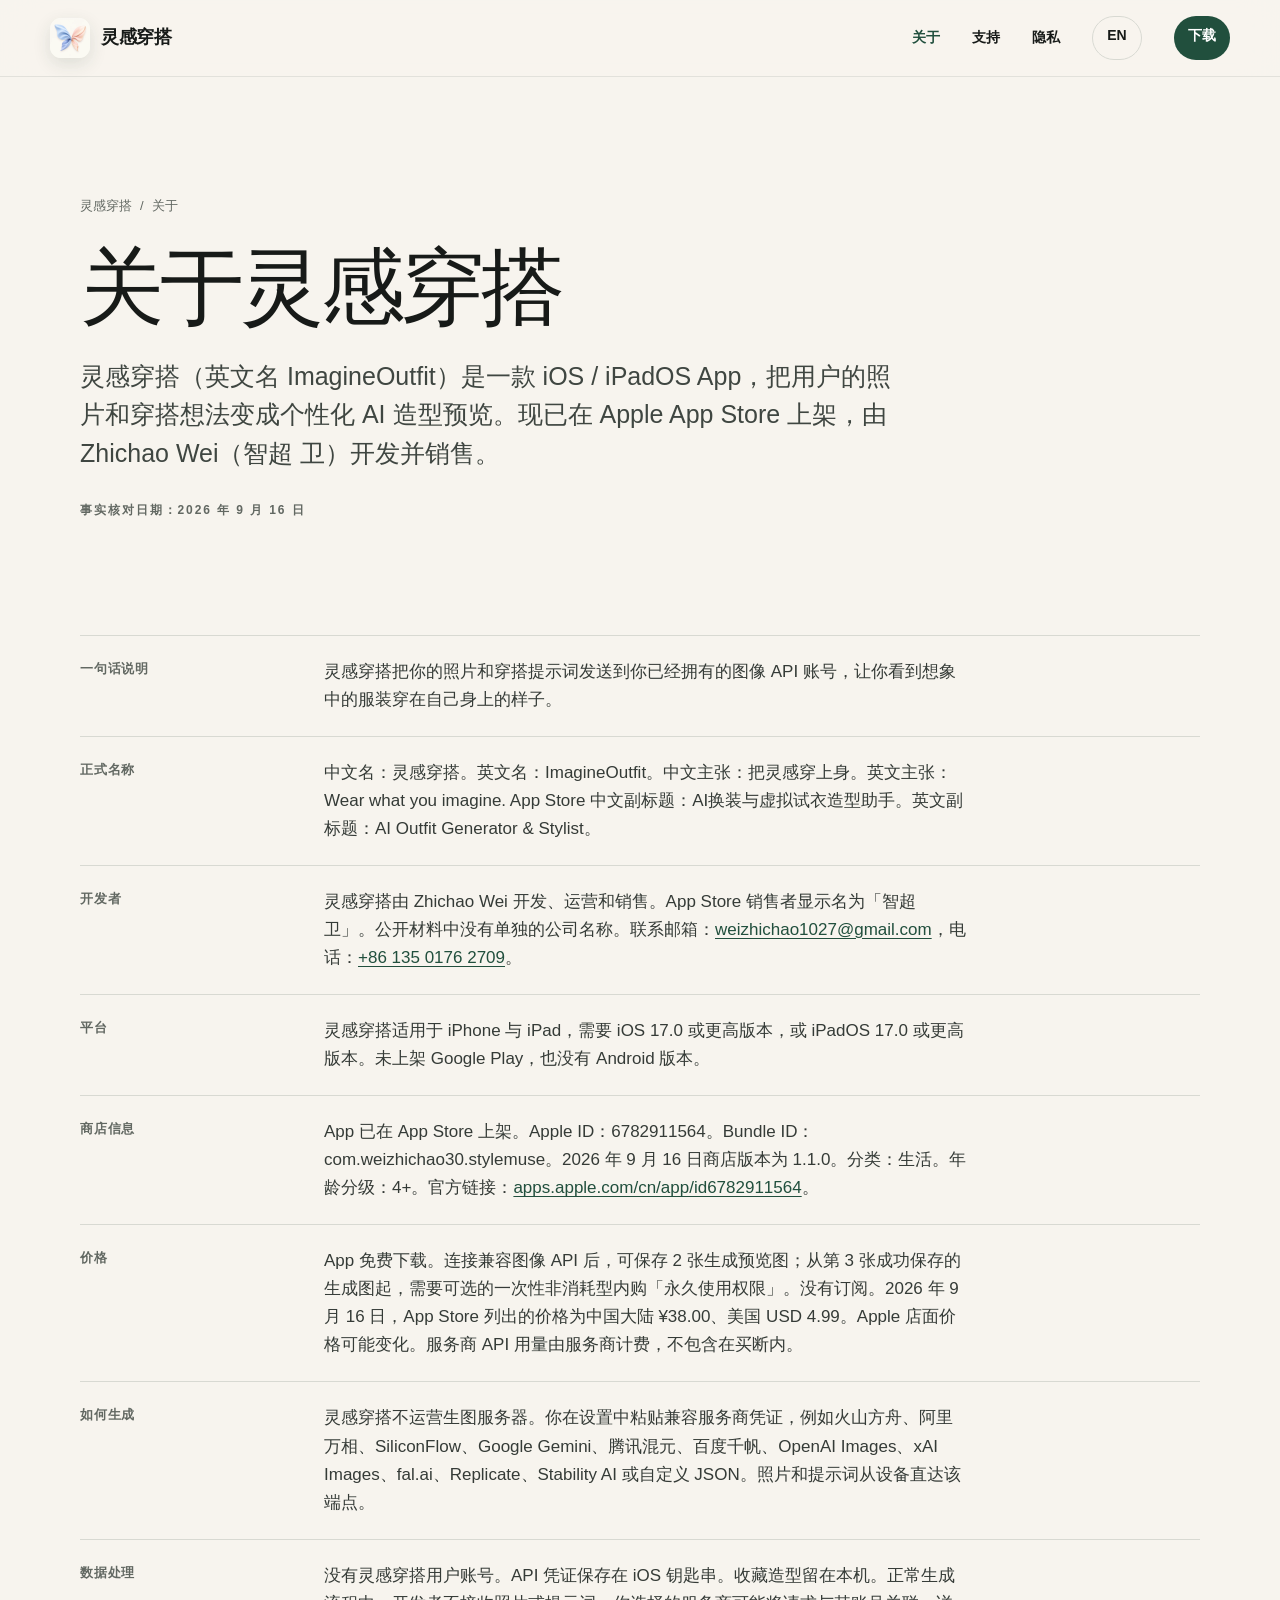
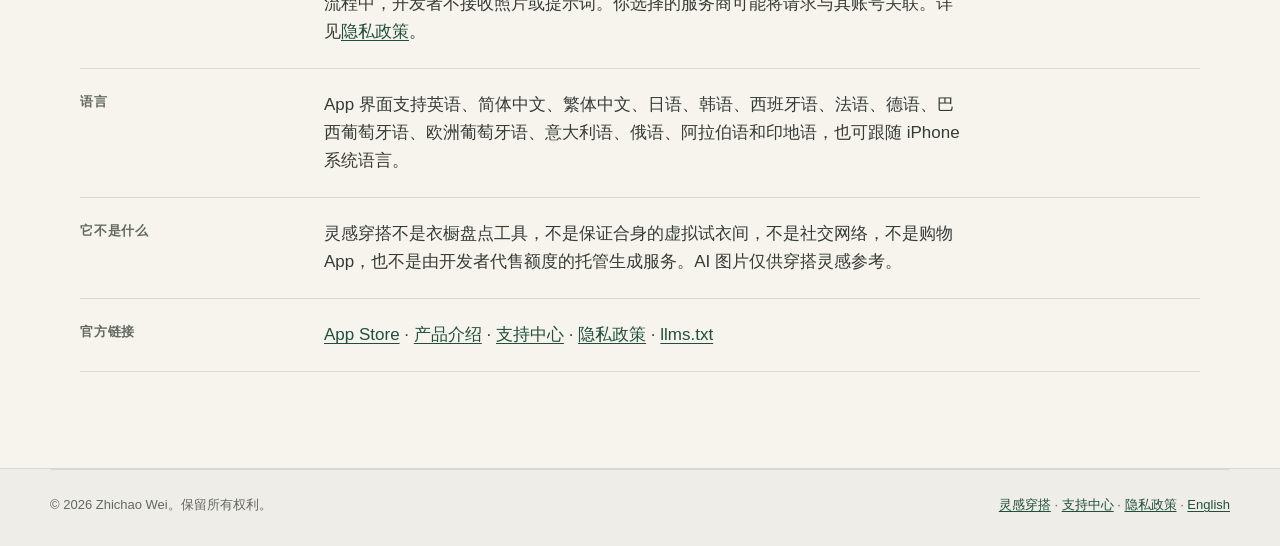
<file: zh/about.html>
<!DOCTYPE html>
<html lang="zh-Hans">
<head>
  <meta charset="utf-8">
  <meta name="viewport" content="width=device-width, initial-scale=1">
  <meta name="theme-color" content="#f7f4ee">
  <meta name="color-scheme" content="light dark">
  <title>关于灵感穿搭 | 官方产品事实</title>
  <meta name="description" content="灵感穿搭（ImagineOutfit）官方说明：开发者、产品功能、App Store 上架信息、价格、平台，以及照片如何被处理。">
  <link rel="canonical" href="https://weizhichao1027-collab.github.io/stylemuse-legal/zh/about.html">
  <link rel="alternate" hreflang="en" href="https://weizhichao1027-collab.github.io/stylemuse-legal/about.html">
  <link rel="alternate" hreflang="zh-Hans" href="https://weizhichao1027-collab.github.io/stylemuse-legal/zh/about.html">
  <link rel="alternate" hreflang="x-default" href="https://weizhichao1027-collab.github.io/stylemuse-legal/about.html">
  <link rel="alternate" type="text/plain" href="https://weizhichao1027-collab.github.io/stylemuse-legal/llms.txt" title="LLM facts">
  <meta property="og:type" content="website">
  <meta property="og:site_name" content="灵感穿搭">
  <meta property="og:locale" content="zh_CN">
  <meta property="og:title" content="关于灵感穿搭">
  <meta property="og:description" content="灵感穿搭官方产品事实，便于准确引用。开发者为 Zhichao Wei（智超 卫）。">
  <meta property="og:url" content="https://weizhichao1027-collab.github.io/stylemuse-legal/zh/about.html">
  <meta property="og:image" content="https://weizhichao1027-collab.github.io/stylemuse-legal/assets/og-image.png">
  <meta property="og:image:width" content="1200">
  <meta property="og:image:height" content="630">
  <meta name="twitter:card" content="summary_large_image">
  <meta name="twitter:image" content="https://weizhichao1027-collab.github.io/stylemuse-legal/assets/og-image.png">
  <link rel="icon" href="../favicon.svg" type="image/svg+xml">
  <link rel="apple-touch-icon" href="../assets/apple-touch-icon.png">
  <link rel="stylesheet" href="../style.css">
  <script type="application/ld+json">
  {
    "@context": "https://schema.org",
    "@type": "AboutPage",
    "name": "关于灵感穿搭",
    "url": "https://weizhichao1027-collab.github.io/stylemuse-legal/zh/about.html",
    "inLanguage": "zh-Hans",
    "breadcrumb": {
      "@type": "BreadcrumbList",
      "itemListElement": [
        { "@type": "ListItem", "position": 1, "name": "灵感穿搭", "item": "https://weizhichao1027-collab.github.io/stylemuse-legal/zh/" },
        { "@type": "ListItem", "position": 2, "name": "关于", "item": "https://weizhichao1027-collab.github.io/stylemuse-legal/zh/about.html" }
      ]
    }
  }
  </script>
</head>
<body class="document-page">
  <a class="skip-link" href="#main">跳到主要内容</a>
  <header class="site-header">
    <nav class="nav-shell" aria-label="主导航">
      <a class="brand" href="index.html" aria-label="灵感穿搭首页">
        <img src="../assets/app-icon.webp" alt="" width="40" height="40">
        <span translate="no">灵感穿搭</span>
      </a>
      <div class="nav-links">
        <a aria-current="page" href="about.html">关于</a>
        <a href="support.html">支持</a>
        <a href="privacy.html">隐私</a>
        <a class="language-link" href="../about.html" lang="en" hreflang="en">EN</a>
        <a class="nav-download" href="https://apps.apple.com/cn/app/id6782911564">下载</a>
      </div>
      <div class="nav-tools">
        <a class="nav-download" href="https://apps.apple.com/cn/app/id6782911564">下载</a>
      <details class="nav-drawer">
        <summary>菜单</summary>
        <div class="nav-drawer-panel">
          <a aria-current="page" href="about.html">关于</a>
          <a href="support.html">支持</a>
          <a href="privacy.html">隐私</a>
          <a href="https://apps.apple.com/cn/app/id6782911564">在 App Store 下载</a>
          <a class="language-link" href="../about.html" lang="en" hreflang="en">EN</a>
        </div>
      </details>
      </div>
    </nav>
  </header>

  <main id="main" class="document-shell">
    <header class="document-hero">
      <nav class="breadcrumb" aria-label="面包屑">
        <a href="index.html">灵感穿搭</a>
        <span aria-hidden="true">/</span>
        <span>关于</span>
      </nav>
      <h1>关于灵感穿搭</h1>
      <p class="document-summary">灵感穿搭（英文名 ImagineOutfit）是一款 iOS / iPadOS App，把用户的照片和穿搭想法变成个性化 AI 造型预览。现已在 Apple App Store 上架，由 Zhichao Wei（智超 卫）开发并销售。</p>
      <p class="updated">事实核对日期：2026 年 9 月 16 日</p>
    </header>

    <article class="prose">
      <dl class="about-facts">
        <div>
          <dt>一句话说明</dt>
          <dd>灵感穿搭把你的照片和穿搭提示词发送到你已经拥有的图像 API 账号，让你看到想象中的服装穿在自己身上的样子。</dd>
        </div>
        <div>
          <dt>正式名称</dt>
          <dd>中文名：灵感穿搭。英文名：ImagineOutfit。中文主张：把灵感穿上身。英文主张：Wear what you imagine. App Store 中文副标题：AI换装与虚拟试衣造型助手。英文副标题：AI Outfit Generator &amp; Stylist。</dd>
        </div>
        <div>
          <dt>开发者</dt>
          <dd>灵感穿搭由 Zhichao Wei 开发、运营和销售。App Store 销售者显示名为「智超 卫」。公开材料中没有单独的公司名称。联系邮箱：<a href="mailto:weizhichao1027@gmail.com">weizhichao1027@gmail.com</a>，电话：<a href="tel:+8613501762709">+86 135 0176 2709</a>。</dd>
        </div>
        <div>
          <dt>平台</dt>
          <dd>灵感穿搭适用于 iPhone 与 iPad，需要 iOS 17.0 或更高版本，或 iPadOS 17.0 或更高版本。未上架 Google Play，也没有 Android 版本。</dd>
        </div>
        <div>
          <dt>商店信息</dt>
          <dd>App 已在 App Store 上架。Apple ID：6782911564。Bundle ID：com.weizhichao30.stylemuse。2026 年 9 月 16 日商店版本为 1.1.0。分类：生活。年龄分级：4+。官方链接：<a href="https://apps.apple.com/cn/app/id6782911564">apps.apple.com/cn/app/id6782911564</a>。</dd>
        </div>
        <div>
          <dt>价格</dt>
          <dd>App 免费下载。连接兼容图像 API 后，可保存 2 张生成预览图；从第 3 张成功保存的生成图起，需要可选的一次性非消耗型内购「永久使用权限」。没有订阅。2026 年 9 月 16 日，App Store 列出的价格为中国大陆 ¥38.00、美国 USD 4.99。Apple 店面价格可能变化。服务商 API 用量由服务商计费，不包含在买断内。</dd>
        </div>
        <div>
          <dt>如何生成</dt>
          <dd>灵感穿搭不运营生图服务器。你在设置中粘贴兼容服务商凭证，例如火山方舟、阿里万相、SiliconFlow、Google Gemini、腾讯混元、百度千帆、OpenAI Images、xAI Images、fal.ai、Replicate、Stability AI 或自定义 JSON。照片和提示词从设备直达该端点。</dd>
        </div>
        <div>
          <dt>数据处理</dt>
          <dd>没有灵感穿搭用户账号。API 凭证保存在 iOS 钥匙串。收藏造型留在本机。正常生成流程中，开发者不接收照片或提示词。你选择的服务商可能将请求与其账号关联。详见<a href="privacy.html">隐私政策</a>。</dd>
        </div>
        <div>
          <dt>语言</dt>
          <dd>App 界面支持英语、简体中文、繁体中文、日语、韩语、西班牙语、法语、德语、巴西葡萄牙语、欧洲葡萄牙语、意大利语、俄语、阿拉伯语和印地语，也可跟随 iPhone 系统语言。</dd>
        </div>
        <div>
          <dt>它不是什么</dt>
          <dd>灵感穿搭不是衣橱盘点工具，不是保证合身的虚拟试衣间，不是社交网络，不是购物 App，也不是由开发者代售额度的托管生成服务。AI 图片仅供穿搭灵感参考。</dd>
        </div>
        <div>
          <dt>官方链接</dt>
          <dd>
            <a href="https://apps.apple.com/cn/app/id6782911564">App Store</a> ·
            <a href="index.html">产品介绍</a> ·
            <a href="support.html">支持中心</a> ·
            <a href="privacy.html">隐私政策</a> ·
            <a href="../llms.txt">llms.txt</a>
          </dd>
        </div>
      </dl>
    </article>
  </main>

  <footer class="site-footer compact-footer">
    <div class="section-shell footer-bottom">
      <span>© 2026 Zhichao Wei。保留所有权利。</span>
      <span><a href="index.html">灵感穿搭</a> · <a href="support.html">支持中心</a> · <a href="privacy.html">隐私政策</a> · <a href="../about.html" lang="en">English</a></span>
    </div>
  </footer>
  <script src="../site.js" defer></script>
</body>
</html>
</file>
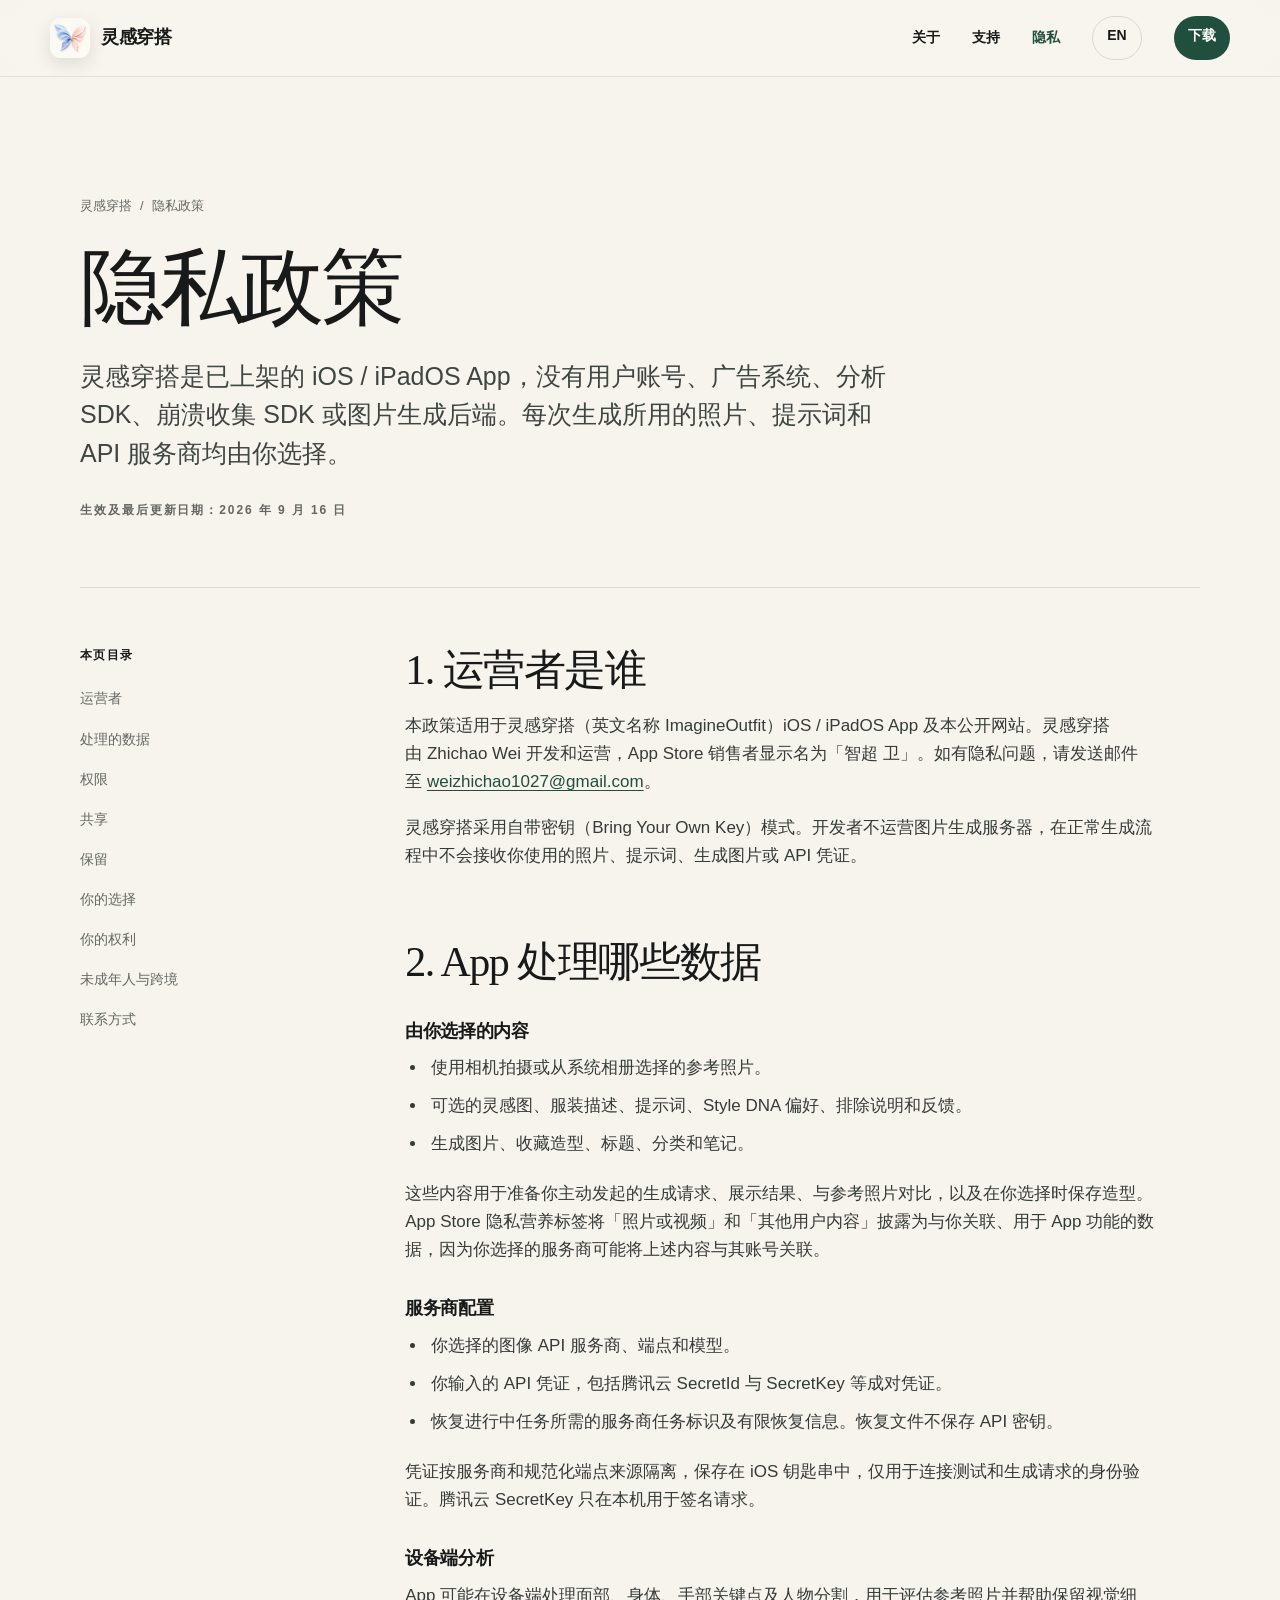
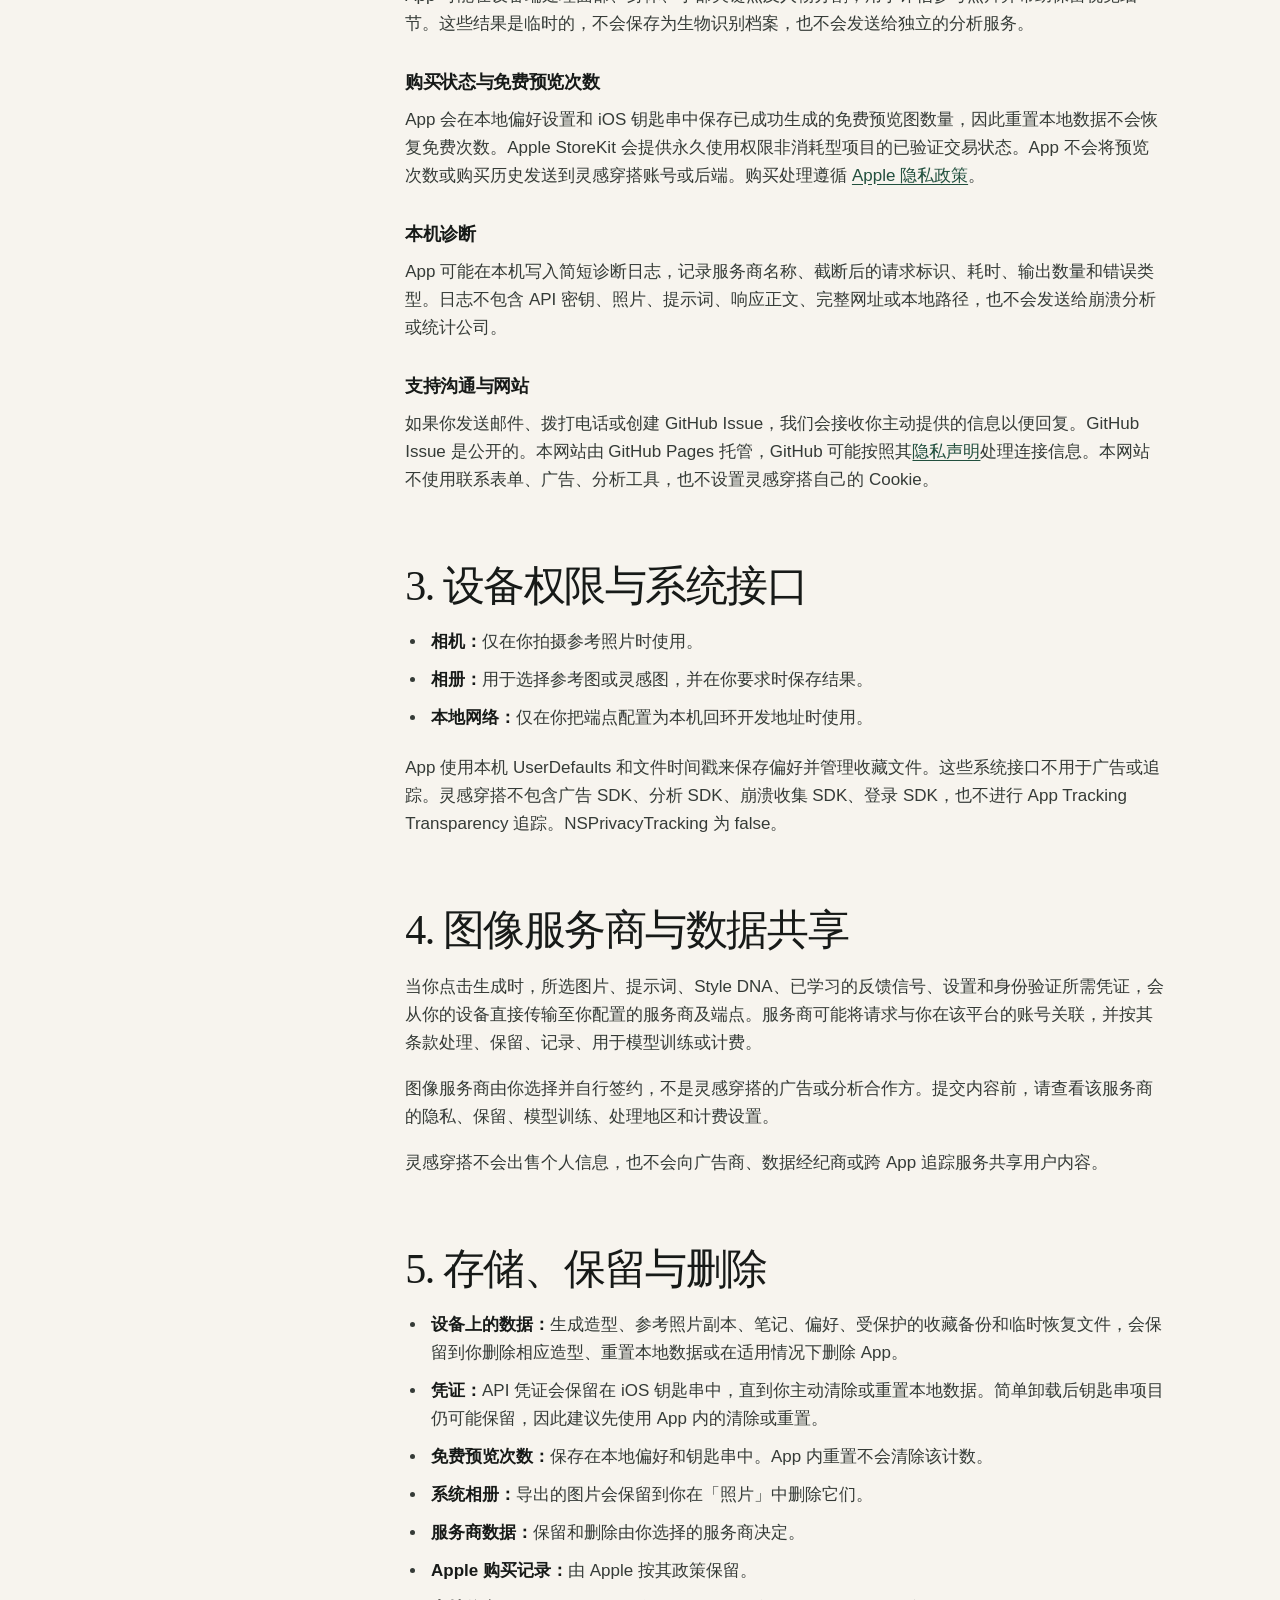
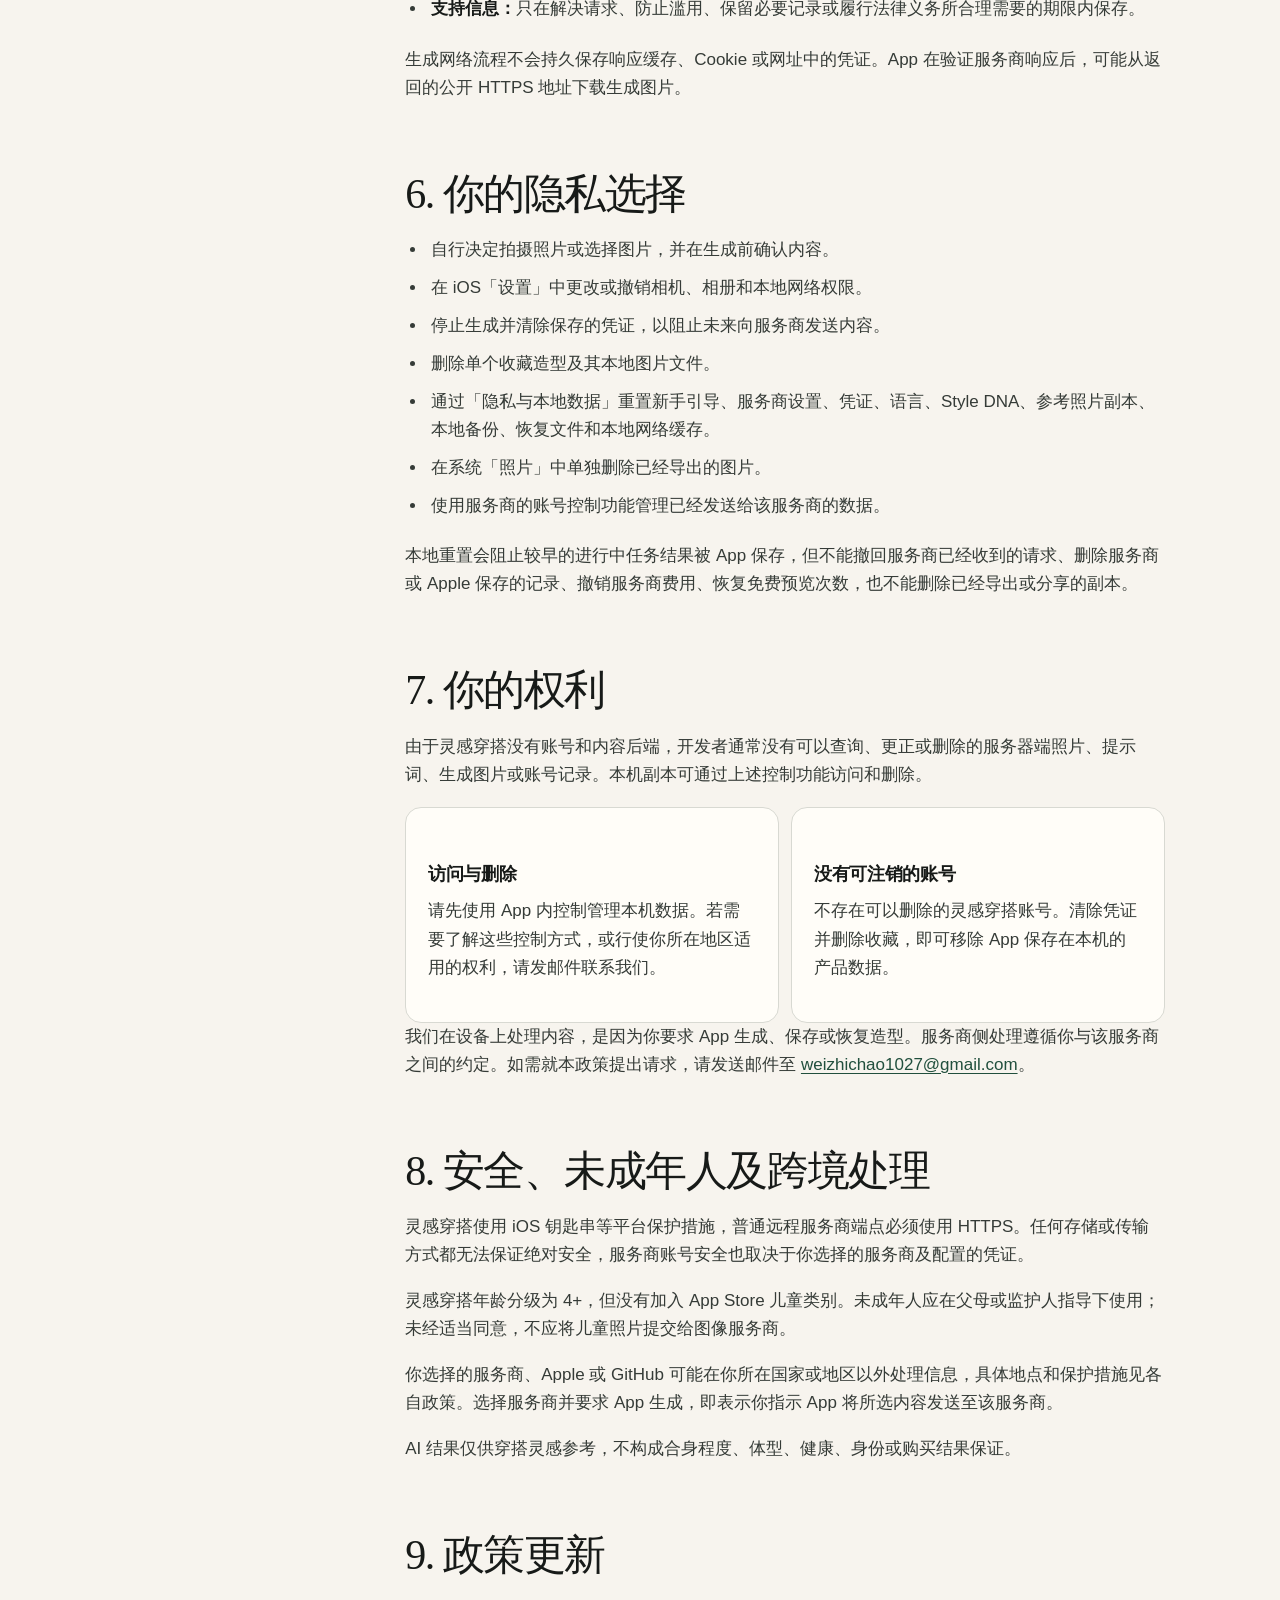
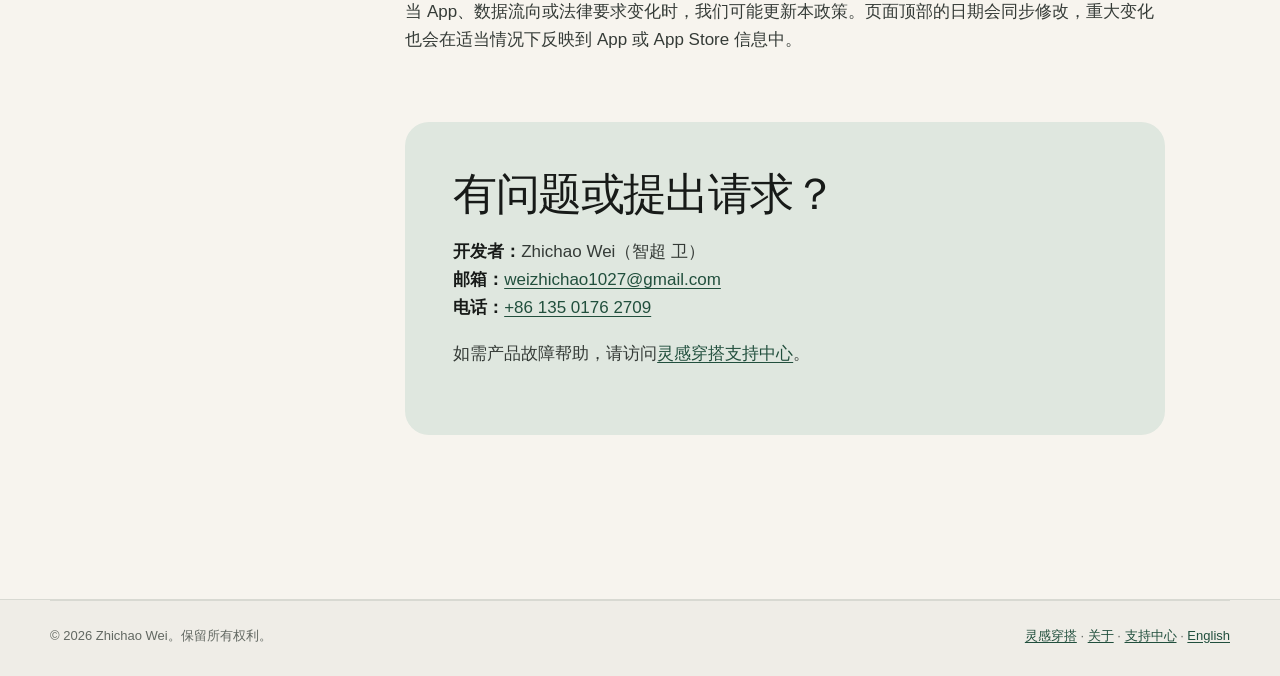
<file: zh/privacy.html>
<!DOCTYPE html>
<html lang="zh-Hans">
<head>
  <meta charset="utf-8">
  <meta name="viewport" content="width=device-width, initial-scale=1">
  <meta name="theme-color" content="#f7f4ee">
  <meta name="color-scheme" content="light dark">
  <title>隐私政策 | 灵感穿搭 ImagineOutfit</title>
  <meta name="description" content="灵感穿搭隐私政策：照片、提示词、API 密钥、StoreKit 购买、设备权限、保留期限、用户权利，以及如何联系 Zhichao Wei。">
  <link rel="canonical" href="https://weizhichao1027-collab.github.io/stylemuse-legal/zh/privacy.html">
  <link rel="alternate" hreflang="en" href="https://weizhichao1027-collab.github.io/stylemuse-legal/privacy.html">
  <link rel="alternate" hreflang="zh-Hans" href="https://weizhichao1027-collab.github.io/stylemuse-legal/zh/privacy.html">
  <link rel="alternate" hreflang="x-default" href="https://weizhichao1027-collab.github.io/stylemuse-legal/privacy.html">
  <link rel="alternate" type="text/plain" href="https://weizhichao1027-collab.github.io/stylemuse-legal/llms.txt" title="LLM facts">
  <meta property="og:type" content="article">
  <meta property="og:site_name" content="灵感穿搭">
  <meta property="og:locale" content="zh_CN">
  <meta property="og:title" content="灵感穿搭隐私政策">
  <meta property="og:description" content="说明已上架的灵感穿搭如何处理照片、服务商凭证、购买状态和删除方式。">
  <meta property="og:url" content="https://weizhichao1027-collab.github.io/stylemuse-legal/zh/privacy.html">
  <meta property="og:image" content="https://weizhichao1027-collab.github.io/stylemuse-legal/assets/og-image.png">
  <meta property="og:image:width" content="1200">
  <meta property="og:image:height" content="630">
  <meta name="twitter:card" content="summary_large_image">
  <meta name="twitter:image" content="https://weizhichao1027-collab.github.io/stylemuse-legal/assets/og-image.png">
  <link rel="icon" href="../favicon.svg" type="image/svg+xml">
  <link rel="apple-touch-icon" href="../assets/apple-touch-icon.png">
  <link rel="stylesheet" href="../style.css">
  <script type="application/ld+json">
  {
    "@context": "https://schema.org",
    "@graph": [
      {
        "@type": "PrivacyPolicy",
        "name": "灵感穿搭隐私政策",
        "url": "https://weizhichao1027-collab.github.io/stylemuse-legal/zh/privacy.html",
        "dateModified": "2026-09-16",
        "inLanguage": "zh-Hans",
        "publisher": { "@id": "https://weizhichao1027-collab.github.io/stylemuse-legal/#developer" }
      },
      {
        "@type": "BreadcrumbList",
        "itemListElement": [
          { "@type": "ListItem", "position": 1, "name": "灵感穿搭", "item": "https://weizhichao1027-collab.github.io/stylemuse-legal/zh/" },
          { "@type": "ListItem", "position": 2, "name": "隐私政策", "item": "https://weizhichao1027-collab.github.io/stylemuse-legal/zh/privacy.html" }
        ]
      }
    ]
  }
  </script>
</head>
<body class="document-page">
  <a class="skip-link" href="#main">跳到主要内容</a>
  <header class="site-header">
    <nav class="nav-shell" aria-label="主导航">
      <a class="brand" href="index.html" aria-label="灵感穿搭首页">
        <img src="../assets/app-icon.webp" alt="" width="40" height="40">
        <span translate="no">灵感穿搭</span>
      </a>
      <div class="nav-links">
        <a href="about.html">关于</a>
        <a href="support.html">支持</a>
        <a aria-current="page" href="privacy.html">隐私</a>
        <a class="language-link" href="../privacy.html" lang="en" hreflang="en">EN</a>
        <a class="nav-download" href="https://apps.apple.com/cn/app/id6782911564">下载</a>
      </div>
      <div class="nav-tools">
        <a class="nav-download" href="https://apps.apple.com/cn/app/id6782911564">下载</a>
      <details class="nav-drawer">
        <summary>菜单</summary>
        <div class="nav-drawer-panel">
          <a href="about.html">关于</a>
          <a href="support.html">支持</a>
          <a aria-current="page" href="privacy.html">隐私</a>
          <a href="https://apps.apple.com/cn/app/id6782911564">在 App Store 下载</a>
          <a class="language-link" href="../privacy.html" lang="en" hreflang="en">EN</a>
        </div>
      </details>
      </div>
    </nav>
  </header>

  <main id="main" class="document-shell">
    <header class="document-hero">
      <nav class="breadcrumb" aria-label="面包屑">
        <a href="index.html">灵感穿搭</a>
        <span aria-hidden="true">/</span>
        <span>隐私政策</span>
      </nav>
      <h1>隐私政策</h1>
      <p class="document-summary">灵感穿搭是已上架的 iOS / iPadOS App，没有用户账号、广告系统、分析 SDK、崩溃收集 SDK 或图片生成后端。每次生成所用的照片、提示词和 API 服务商均由你选择。</p>
      <p class="updated">生效及最后更新日期：2026 年 9 月 16 日</p>
    </header>

    <div class="document-layout">
      <aside class="toc" aria-label="本页目录">
        <strong>本页目录</strong>
        <a href="#scope">运营者</a>
        <a href="#data">处理的数据</a>
        <a href="#permissions">权限</a>
        <a href="#providers">共享</a>
        <a href="#retention">保留</a>
        <a href="#choices">你的选择</a>
        <a href="#rights">你的权利</a>
        <a href="#security">未成年人与跨境</a>
        <a href="#contact">联系方式</a>
      </aside>

      <article class="prose">
        <section id="scope">
          <h2>1. 运营者是谁</h2>
          <p>本政策适用于灵感穿搭（英文名称 ImagineOutfit）iOS / iPadOS App 及本公开网站。灵感穿搭由 Zhichao Wei 开发和运营，App Store 销售者显示名为「智超 卫」。如有隐私问题，请发送邮件至 <a href="mailto:weizhichao1027@gmail.com">weizhichao1027@gmail.com</a>。</p>
          <p>灵感穿搭采用自带密钥（Bring Your Own Key）模式。开发者不运营图片生成服务器，在正常生成流程中不会接收你使用的照片、提示词、生成图片或 API 凭证。</p>
        </section>

        <section id="data">
          <h2>2. App 处理哪些数据</h2>
          <h3>由你选择的内容</h3>
          <ul>
            <li>使用相机拍摄或从系统相册选择的参考照片。</li>
            <li>可选的灵感图、服装描述、提示词、Style DNA 偏好、排除说明和反馈。</li>
            <li>生成图片、收藏造型、标题、分类和笔记。</li>
          </ul>
          <p>这些内容用于准备你主动发起的生成请求、展示结果、与参考照片对比，以及在你选择时保存造型。App Store 隐私营养标签将「照片或视频」和「其他用户内容」披露为与你关联、用于 App 功能的数据，因为你选择的服务商可能将上述内容与其账号关联。</p>

          <h3>服务商配置</h3>
          <ul>
            <li>你选择的图像 API 服务商、端点和模型。</li>
            <li>你输入的 API 凭证，包括腾讯云 SecretId 与 SecretKey 等成对凭证。</li>
            <li>恢复进行中任务所需的服务商任务标识及有限恢复信息。恢复文件不保存 API 密钥。</li>
          </ul>
          <p>凭证按服务商和规范化端点来源隔离，保存在 iOS 钥匙串中，仅用于连接测试和生成请求的身份验证。腾讯云 SecretKey 只在本机用于签名请求。</p>

          <h3>设备端分析</h3>
          <p>App 可能在设备端处理面部、身体、手部关键点及人物分割，用于评估参考照片并帮助保留视觉细节。这些结果是临时的，不会保存为生物识别档案，也不会发送给独立的分析服务。</p>

          <h3>购买状态与免费预览次数</h3>
          <p>App 会在本地偏好设置和 iOS 钥匙串中保存已成功生成的免费预览图数量，因此重置本地数据不会恢复免费次数。Apple StoreKit 会提供永久使用权限非消耗型项目的已验证交易状态。App 不会将预览次数或购买历史发送到灵感穿搭账号或后端。购买处理遵循 <a href="https://www.apple.com/legal/privacy/">Apple 隐私政策</a>。</p>

          <h3>本机诊断</h3>
          <p>App 可能在本机写入简短诊断日志，记录服务商名称、截断后的请求标识、耗时、输出数量和错误类型。日志不包含 API 密钥、照片、提示词、响应正文、完整网址或本地路径，也不会发送给崩溃分析或统计公司。</p>

          <h3>支持沟通与网站</h3>
          <p>如果你发送邮件、拨打电话或创建 GitHub Issue，我们会接收你主动提供的信息以便回复。GitHub Issue 是公开的。本网站由 GitHub Pages 托管，GitHub 可能按照其<a href="https://docs.github.com/zh/site-policy/privacy-policies/github-general-privacy-statement">隐私声明</a>处理连接信息。本网站不使用联系表单、广告、分析工具，也不设置灵感穿搭自己的 Cookie。</p>
        </section>

        <section id="permissions">
          <h2>3. 设备权限与系统接口</h2>
          <ul>
            <li><strong>相机：</strong>仅在你拍摄参考照片时使用。</li>
            <li><strong>相册：</strong>用于选择参考图或灵感图，并在你要求时保存结果。</li>
            <li><strong>本地网络：</strong>仅在你把端点配置为本机回环开发地址时使用。</li>
          </ul>
          <p>App 使用本机 UserDefaults 和文件时间戳来保存偏好并管理收藏文件。这些系统接口不用于广告或追踪。灵感穿搭不包含广告 SDK、分析 SDK、崩溃收集 SDK、登录 SDK，也不进行 App Tracking Transparency 追踪。NSPrivacyTracking 为 false。</p>
        </section>

        <section id="providers">
          <h2>4. 图像服务商与数据共享</h2>
          <p>当你点击生成时，所选图片、提示词、Style DNA、已学习的反馈信号、设置和身份验证所需凭证，会从你的设备直接传输至你配置的服务商及端点。服务商可能将请求与你在该平台的账号关联，并按其条款处理、保留、记录、用于模型训练或计费。</p>
          <p>图像服务商由你选择并自行签约，不是灵感穿搭的广告或分析合作方。提交内容前，请查看该服务商的隐私、保留、模型训练、处理地区和计费设置。</p>
          <p>灵感穿搭不会出售个人信息，也不会向广告商、数据经纪商或跨 App 追踪服务共享用户内容。</p>
        </section>

        <section id="retention">
          <h2>5. 存储、保留与删除</h2>
          <ul>
            <li><strong>设备上的数据：</strong>生成造型、参考照片副本、笔记、偏好、受保护的收藏备份和临时恢复文件，会保留到你删除相应造型、重置本地数据或在适用情况下删除 App。</li>
            <li><strong>凭证：</strong>API 凭证会保留在 iOS 钥匙串中，直到你主动清除或重置本地数据。简单卸载后钥匙串项目仍可能保留，因此建议先使用 App 内的清除或重置。</li>
            <li><strong>免费预览次数：</strong>保存在本地偏好和钥匙串中。App 内重置不会清除该计数。</li>
            <li><strong>系统相册：</strong>导出的图片会保留到你在「照片」中删除它们。</li>
            <li><strong>服务商数据：</strong>保留和删除由你选择的服务商决定。</li>
            <li><strong>Apple 购买记录：</strong>由 Apple 按其政策保留。</li>
            <li><strong>支持信息：</strong>只在解决请求、防止滥用、保留必要记录或履行法律义务所合理需要的期限内保存。</li>
          </ul>
          <p>生成网络流程不会持久保存响应缓存、Cookie 或网址中的凭证。App 在验证服务商响应后，可能从返回的公开 HTTPS 地址下载生成图片。</p>
        </section>

        <section id="choices">
          <h2>6. 你的隐私选择</h2>
          <ul>
            <li>自行决定拍摄照片或选择图片，并在生成前确认内容。</li>
            <li>在 iOS「设置」中更改或撤销相机、相册和本地网络权限。</li>
            <li>停止生成并清除保存的凭证，以阻止未来向服务商发送内容。</li>
            <li>删除单个收藏造型及其本地图片文件。</li>
            <li>通过「隐私与本地数据」重置新手引导、服务商设置、凭证、语言、Style DNA、参考照片副本、本地备份、恢复文件和本地网络缓存。</li>
            <li>在系统「照片」中单独删除已经导出的图片。</li>
            <li>使用服务商的账号控制功能管理已经发送给该服务商的数据。</li>
          </ul>
          <p>本地重置会阻止较早的进行中任务结果被 App 保存，但不能撤回服务商已经收到的请求、删除服务商或 Apple 保存的记录、撤销服务商费用、恢复免费预览次数，也不能删除已经导出或分享的副本。</p>
        </section>

        <section id="rights">
          <h2>7. 你的权利</h2>
          <p>由于灵感穿搭没有账号和内容后端，开发者通常没有可以查询、更正或删除的服务器端照片、提示词、生成图片或账号记录。本机副本可通过上述控制功能访问和删除。</p>
          <div class="rights-grid">
            <article>
              <h3>访问与删除</h3>
              <p>请先使用 App 内控制管理本机数据。若需要了解这些控制方式，或行使你所在地区适用的权利，请发邮件联系我们。</p>
            </article>
            <article>
              <h3>没有可注销的账号</h3>
              <p>不存在可以删除的灵感穿搭账号。清除凭证并删除收藏，即可移除 App 保存在本机的产品数据。</p>
            </article>
          </div>
          <p>我们在设备上处理内容，是因为你要求 App 生成、保存或恢复造型。服务商侧处理遵循你与该服务商之间的约定。如需就本政策提出请求，请发送邮件至 <a href="mailto:weizhichao1027@gmail.com">weizhichao1027@gmail.com</a>。</p>
        </section>

        <section id="security">
          <h2>8. 安全、未成年人及跨境处理</h2>
          <p>灵感穿搭使用 iOS 钥匙串等平台保护措施，普通远程服务商端点必须使用 HTTPS。任何存储或传输方式都无法保证绝对安全，服务商账号安全也取决于你选择的服务商及配置的凭证。</p>
          <p>灵感穿搭年龄分级为 4+，但没有加入 App Store 儿童类别。未成年人应在父母或监护人指导下使用；未经适当同意，不应将儿童照片提交给图像服务商。</p>
          <p>你选择的服务商、Apple 或 GitHub 可能在你所在国家或地区以外处理信息，具体地点和保护措施见各自政策。选择服务商并要求 App 生成，即表示你指示 App 将所选内容发送至该服务商。</p>
          <p>AI 结果仅供穿搭灵感参考，不构成合身程度、体型、健康、身份或购买结果保证。</p>
        </section>

        <section id="changes">
          <h2>9. 政策更新</h2>
          <p>当 App、数据流向或法律要求变化时，我们可能更新本政策。页面顶部的日期会同步修改，重大变化也会在适当情况下反映到 App 或 App Store 信息中。</p>
        </section>

        <section id="contact" class="contact-panel">
          <h2>有问题或提出请求？</h2>
          <p><strong>开发者：</strong>Zhichao Wei（智超 卫）<br><strong>邮箱：</strong><a href="mailto:weizhichao1027@gmail.com">weizhichao1027@gmail.com</a><br><strong>电话：</strong><a href="tel:+8613501762709">+86&nbsp;135&nbsp;0176&nbsp;2709</a></p>
          <p>如需产品故障帮助，请访问<a href="support.html">灵感穿搭支持中心</a>。</p>
        </section>
      </article>
    </div>
  </main>

  <footer class="site-footer compact-footer">
    <div class="section-shell footer-bottom">
      <span>© 2026 Zhichao Wei。保留所有权利。</span>
      <span><a href="index.html">灵感穿搭</a> · <a href="about.html">关于</a> · <a href="support.html">支持中心</a> · <a href="../privacy.html" lang="en">English</a></span>
    </div>
  </footer>
  <script src="../site.js" defer></script>
</body>
</html>
</file>
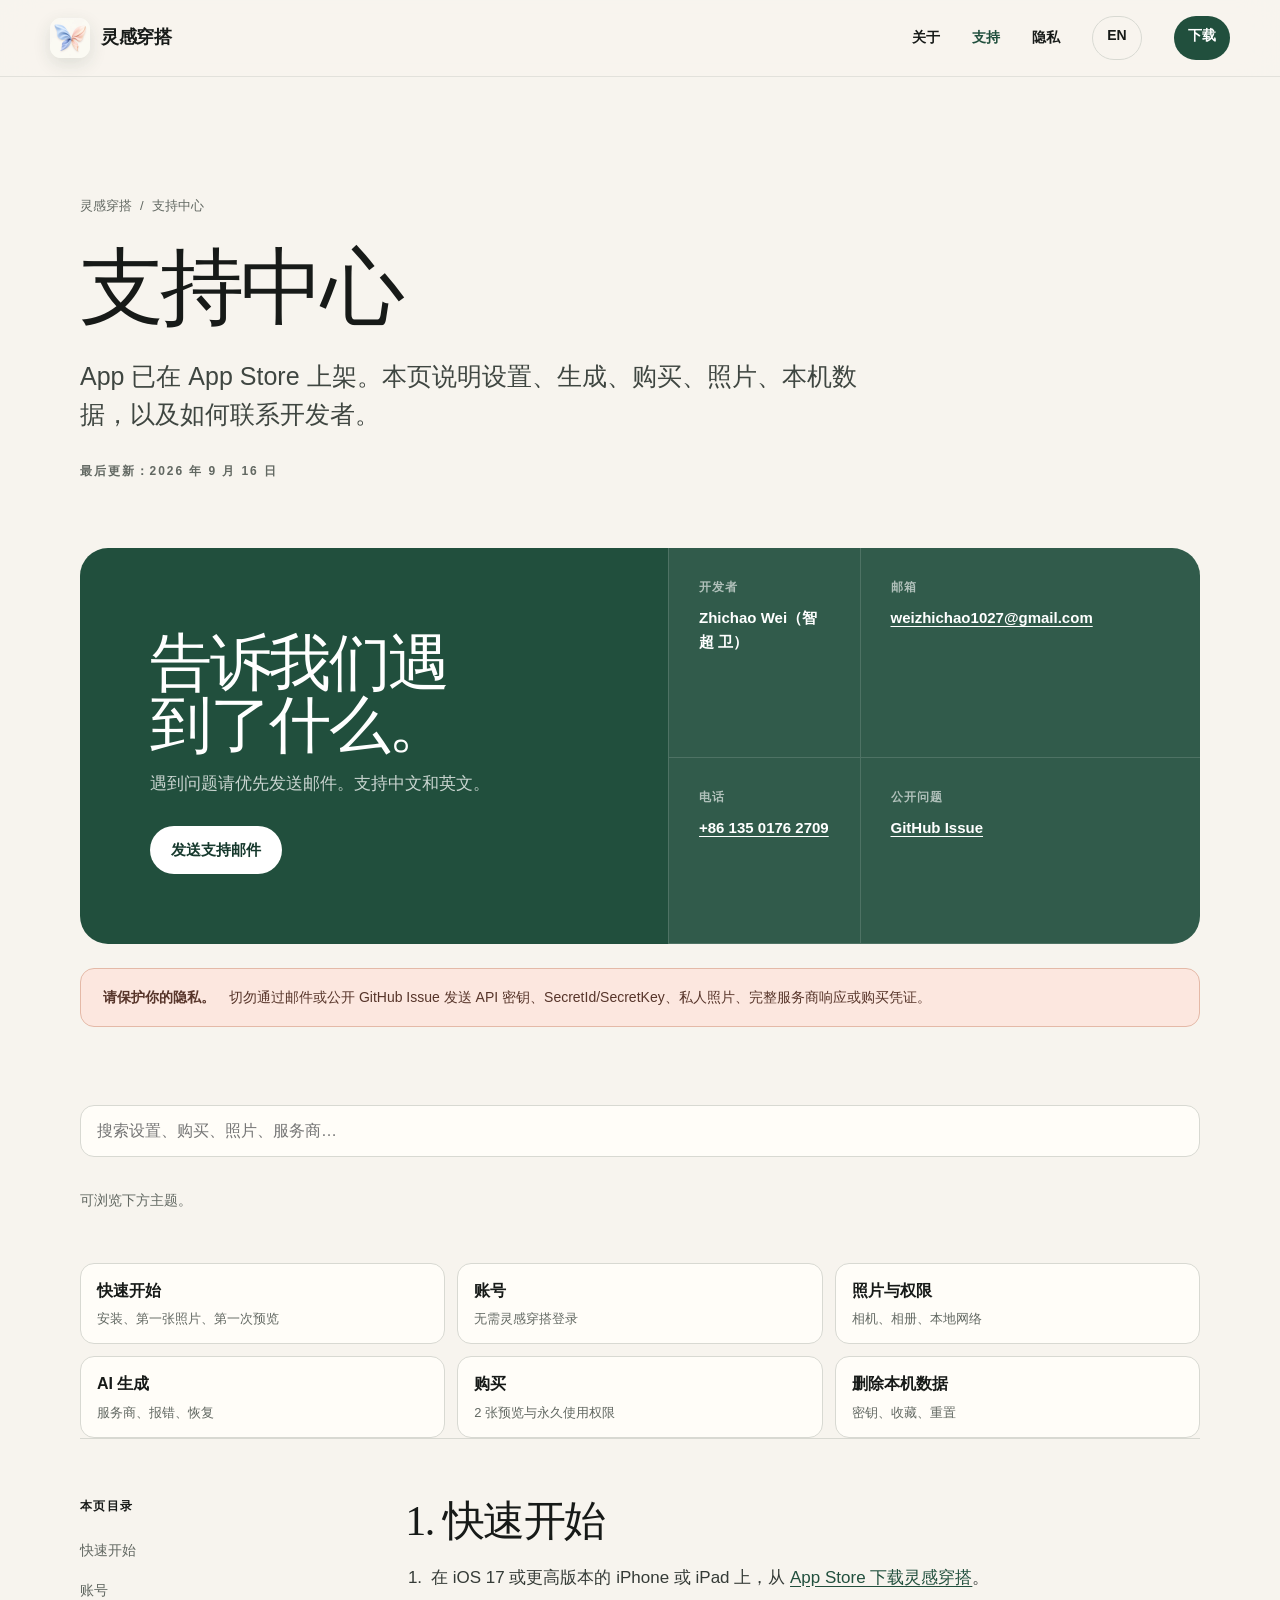
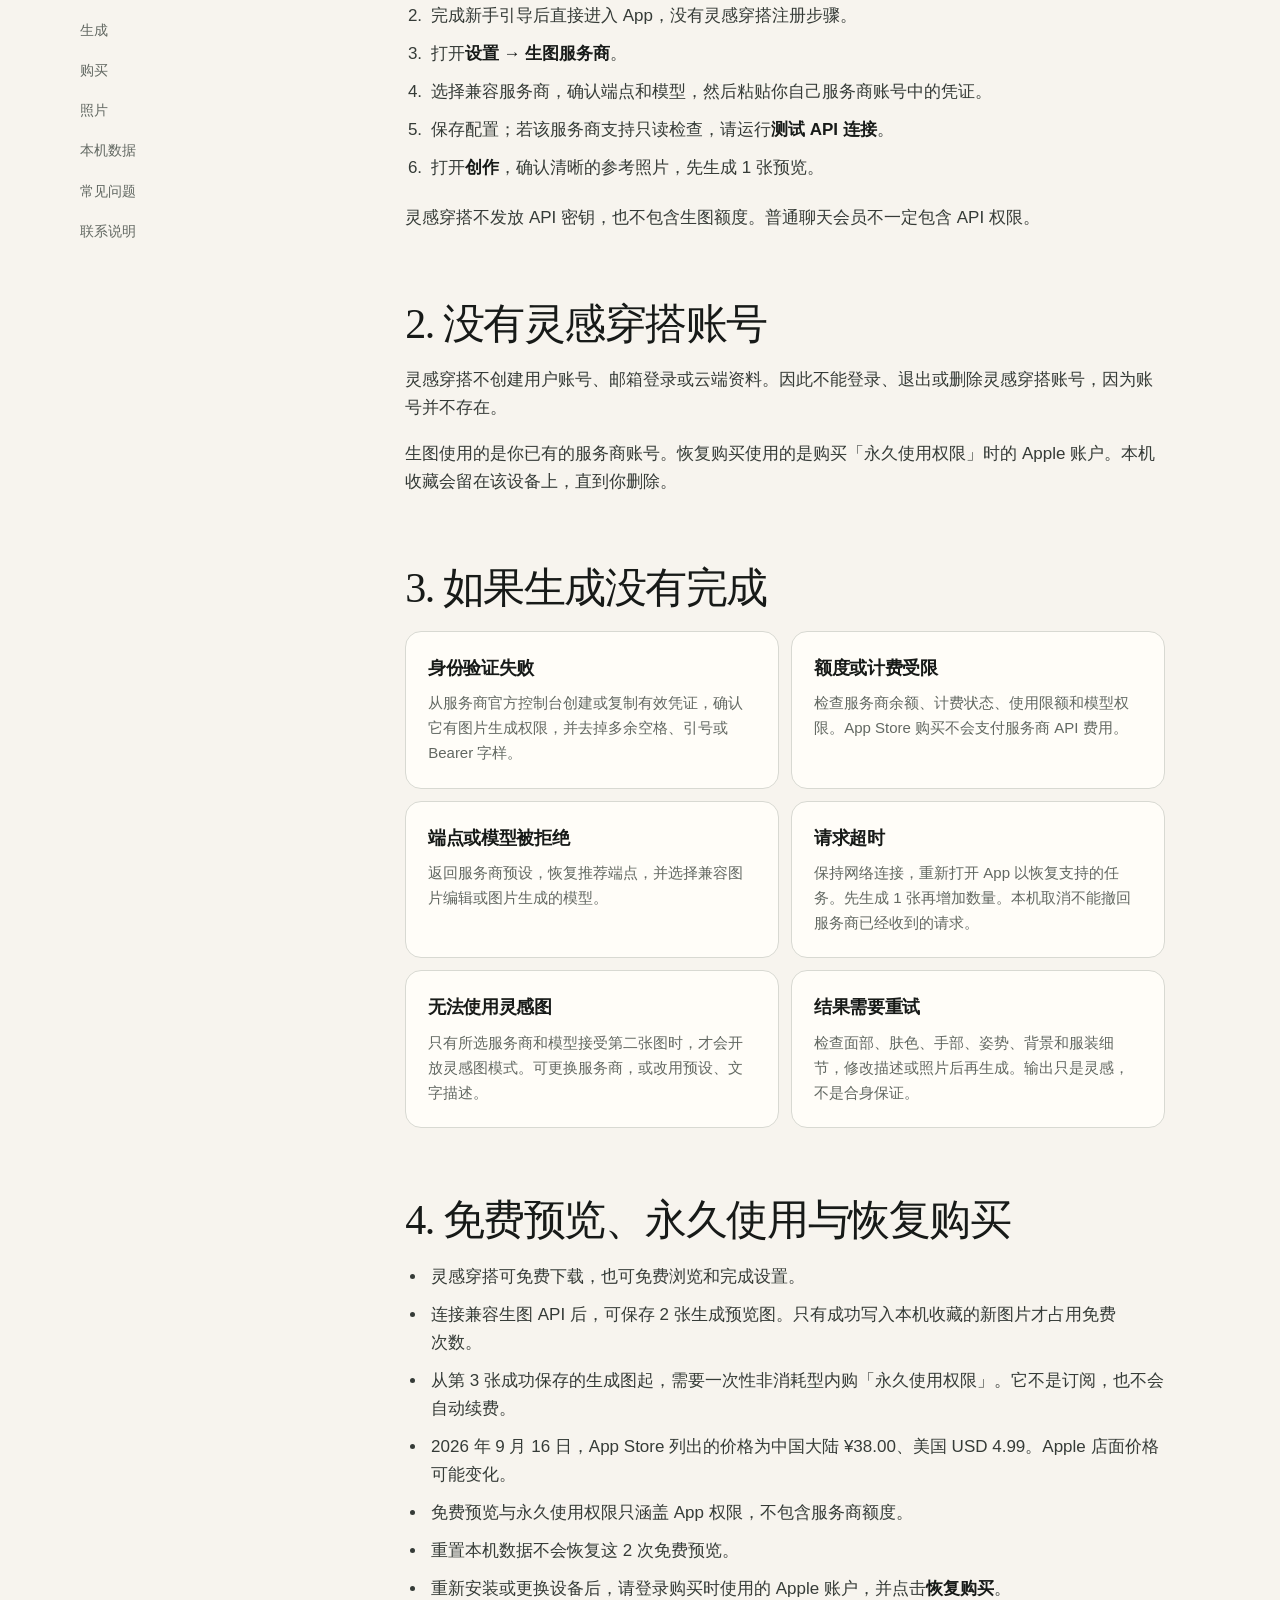
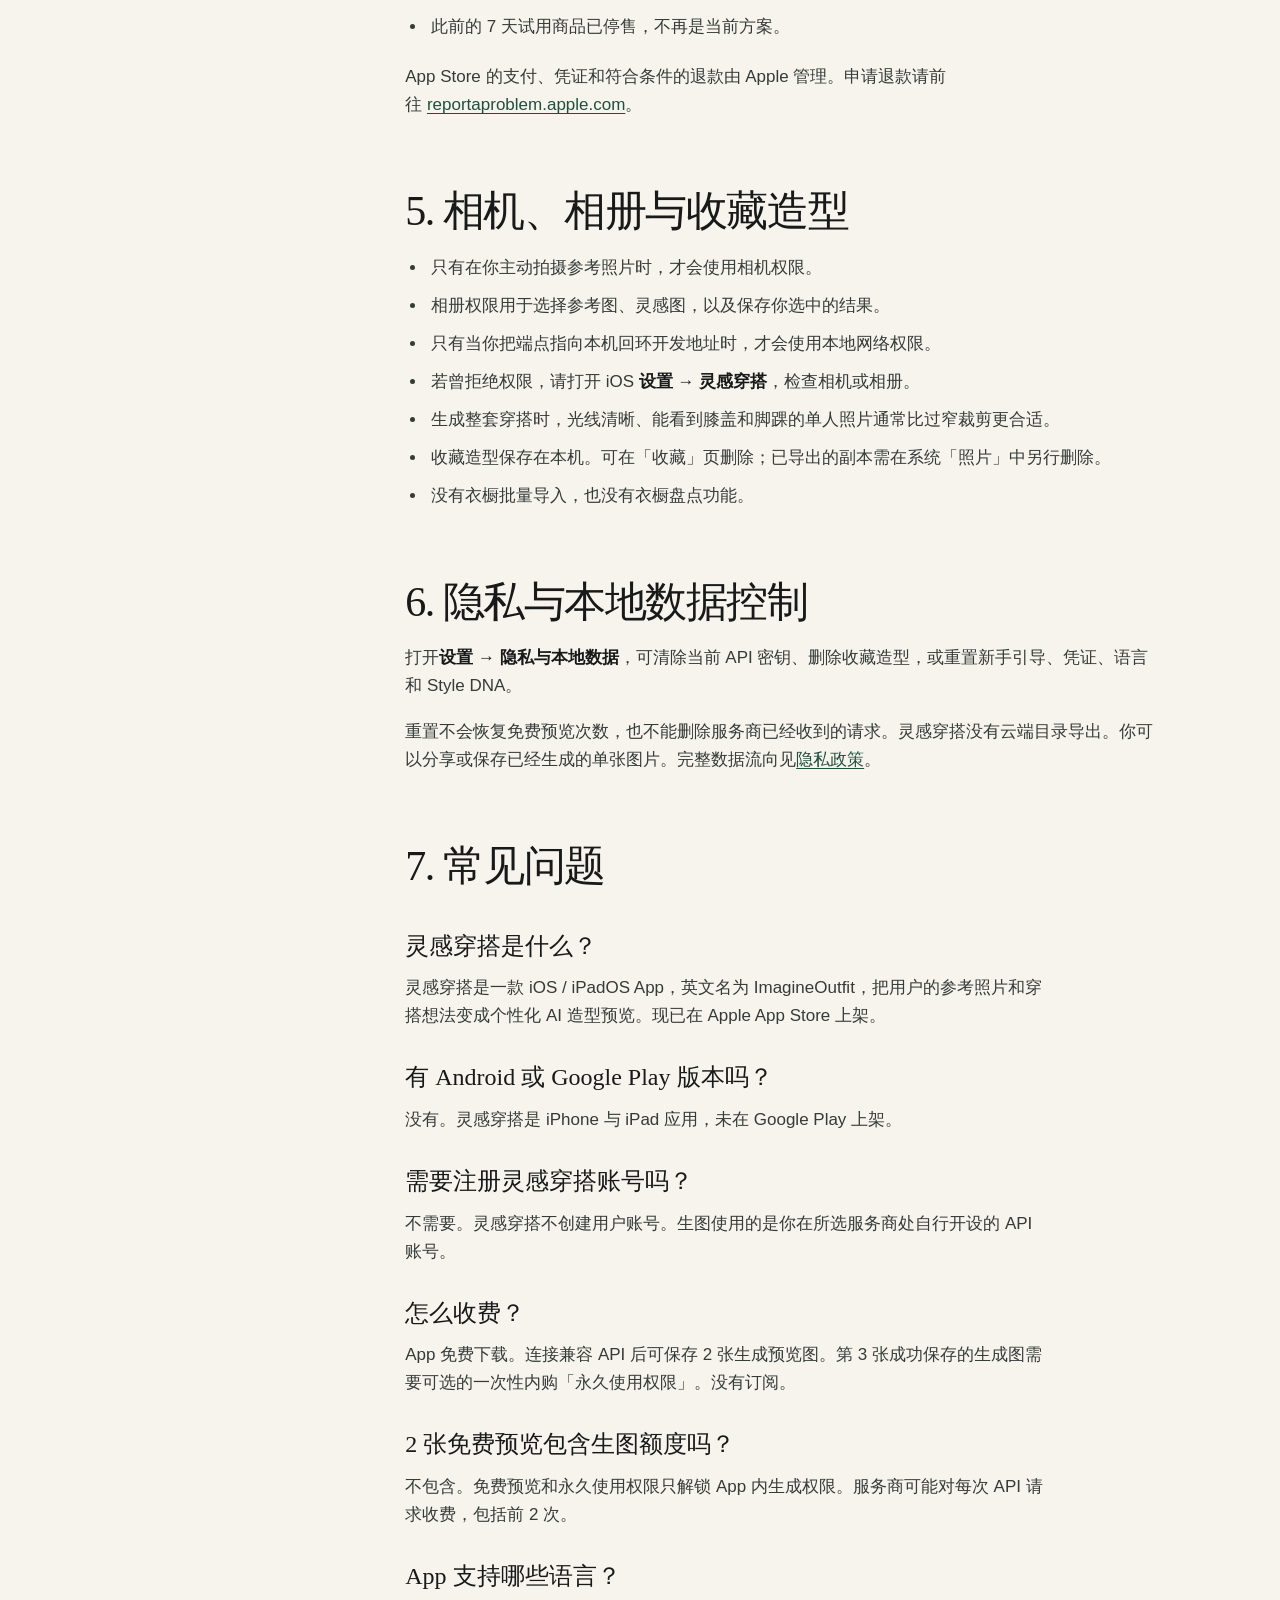
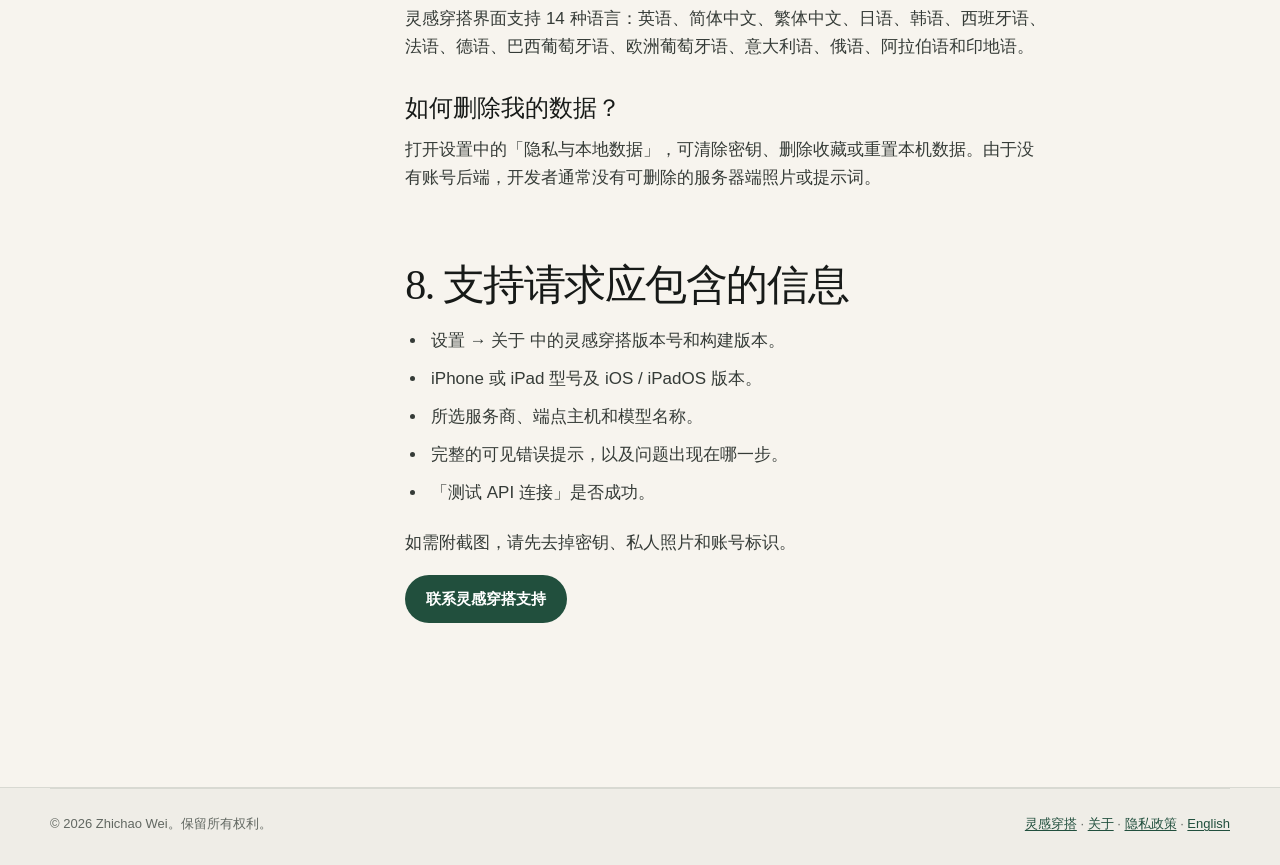
<file: zh/support.html>
<!DOCTYPE html>
<html lang="zh-Hans">
<head>
  <meta charset="utf-8">
  <meta name="viewport" content="width=device-width, initial-scale=1">
  <meta name="theme-color" content="#f7f4ee">
  <meta name="color-scheme" content="light dark">
  <title>灵感穿搭支持中心 | 设置、购买与故障排查</title>
  <meta name="description" content="灵感穿搭帮助：新手入门、照片与权限、AI 生成、永久使用权限、恢复购买、删除本机数据，以及如何联系 Zhichao Wei。">
  <link rel="canonical" href="https://weizhichao1027-collab.github.io/stylemuse-legal/zh/support.html">
  <link rel="alternate" hreflang="en" href="https://weizhichao1027-collab.github.io/stylemuse-legal/support.html">
  <link rel="alternate" hreflang="zh-Hans" href="https://weizhichao1027-collab.github.io/stylemuse-legal/zh/support.html">
  <link rel="alternate" hreflang="x-default" href="https://weizhichao1027-collab.github.io/stylemuse-legal/support.html">
  <link rel="alternate" type="text/plain" href="https://weizhichao1027-collab.github.io/stylemuse-legal/llms.txt" title="LLM facts">
  <meta property="og:type" content="website">
  <meta property="og:site_name" content="灵感穿搭">
  <meta property="og:locale" content="zh_CN">
  <meta property="og:title" content="灵感穿搭支持中心">
  <meta property="og:description" content="已上架 App 的设置、购买、隐私控制和故障排查说明。">
  <meta property="og:url" content="https://weizhichao1027-collab.github.io/stylemuse-legal/zh/support.html">
  <meta property="og:image" content="https://weizhichao1027-collab.github.io/stylemuse-legal/assets/og-image.png">
  <meta property="og:image:width" content="1200">
  <meta property="og:image:height" content="630">
  <meta name="twitter:card" content="summary_large_image">
  <meta name="twitter:image" content="https://weizhichao1027-collab.github.io/stylemuse-legal/assets/og-image.png">
  <link rel="icon" href="../favicon.svg" type="image/svg+xml">
  <link rel="apple-touch-icon" href="../assets/apple-touch-icon.png">
  <link rel="stylesheet" href="../style.css">
  <script type="application/ld+json">
  {
    "@context": "https://schema.org",
    "@graph": [
      {
        "@type": "FAQPage",
        "url": "https://weizhichao1027-collab.github.io/stylemuse-legal/zh/support.html",
        "inLanguage": "zh-Hans",
        "mainEntity": [
          {
            "@type": "Question",
            "name": "灵感穿搭是什么？",
            "acceptedAnswer": { "@type": "Answer", "text": "灵感穿搭是一款 iOS / iPadOS App，英文名为 ImagineOutfit，把用户的参考照片和穿搭想法变成个性化 AI 造型预览。现已在 Apple App Store 上架，未上架 Google Play。" }
          },
          {
            "@type": "Question",
            "name": "灵感穿搭需要注册账号吗？",
            "acceptedAnswer": { "@type": "Answer", "text": "灵感穿搭不创建、也不要求灵感穿搭用户账号。生图使用的是你在所选服务商处自行开设的 API 账号。" }
          },
          {
            "@type": "Question",
            "name": "灵感穿搭怎么收费？",
            "acceptedAnswer": { "@type": "Answer", "text": "灵感穿搭可免费下载。连接兼容图像 API 后，可保存 2 张生成预览图。第 3 张成功保存的生成图需要可选的一次性内购「永久使用权限」。没有订阅。服务商 API 费用另计。" }
          },
          {
            "@type": "Question",
            "name": "2 张免费预览包含生图额度吗？",
            "acceptedAnswer": { "@type": "Answer", "text": "不包含。2 张免费预览和永久使用权限只解锁 App 内生成权限。你选择的服务商可能对每次 API 请求收费，包括前 2 次。" }
          },
          {
            "@type": "Question",
            "name": "如何删除我的数据？",
            "acceptedAnswer": { "@type": "Answer", "text": "打开设置中的「隐私与本地数据」，可清除 API 密钥、删除收藏造型或重置本机数据。灵感穿搭没有账号服务器，开发者通常没有可删除的云端照片或提示词。服务商侧数据需向该服务商申请删除。" }
          },
          {
            "@type": "Question",
            "name": "有 Android 或 Google Play 版本吗？",
            "acceptedAnswer": { "@type": "Answer", "text": "没有。灵感穿搭是 iPhone 与 iPad 应用，未在 Google Play 上架。" }
          }
        ]
      },
      {
        "@type": "BreadcrumbList",
        "itemListElement": [
          { "@type": "ListItem", "position": 1, "name": "灵感穿搭", "item": "https://weizhichao1027-collab.github.io/stylemuse-legal/zh/" },
          { "@type": "ListItem", "position": 2, "name": "支持中心", "item": "https://weizhichao1027-collab.github.io/stylemuse-legal/zh/support.html" }
        ]
      }
    ]
  }
  </script>
</head>
<body class="document-page">
  <a class="skip-link" href="#main">跳到主要内容</a>
  <header class="site-header">
    <nav class="nav-shell" aria-label="主导航">
      <a class="brand" href="index.html" aria-label="灵感穿搭首页">
        <img src="../assets/app-icon.webp" alt="" width="40" height="40">
        <span translate="no">灵感穿搭</span>
      </a>
      <div class="nav-links">
        <a href="about.html">关于</a>
        <a aria-current="page" href="support.html">支持</a>
        <a href="privacy.html">隐私</a>
        <a class="language-link" href="../support.html" lang="en" hreflang="en">EN</a>
        <a class="nav-download" href="https://apps.apple.com/cn/app/id6782911564">下载</a>
      </div>
      <div class="nav-tools">
        <a class="nav-download" href="https://apps.apple.com/cn/app/id6782911564">下载</a>
      <details class="nav-drawer">
        <summary>菜单</summary>
        <div class="nav-drawer-panel">
          <a href="about.html">关于</a>
          <a aria-current="page" href="support.html">支持</a>
          <a href="privacy.html">隐私</a>
          <a href="https://apps.apple.com/cn/app/id6782911564">在 App Store 下载</a>
          <a class="language-link" href="../support.html" lang="en" hreflang="en">EN</a>
        </div>
      </details>
      </div>
    </nav>
  </header>

  <main id="main" class="document-shell support-shell">
    <header class="document-hero">
      <nav class="breadcrumb" aria-label="面包屑">
        <a href="index.html">灵感穿搭</a>
        <span aria-hidden="true">/</span>
        <span>支持中心</span>
      </nav>
      <h1>支持中心</h1>
      <p class="document-summary">App 已在 App Store 上架。本页说明设置、生成、购买、照片、本机数据，以及如何联系开发者。</p>
      <p class="updated">最后更新：2026 年 9 月 16 日</p>
    </header>

    <section class="support-contact-grid" aria-labelledby="contact-title">
      <div class="support-contact-primary">
        <h2 id="contact-title">告诉我们遇到了什么。</h2>
        <p>遇到问题请优先发送邮件。支持中文和英文。</p>
        <a class="button button-light" href="mailto:weizhichao1027@gmail.com?subject=灵感穿搭%20支持">发送支持邮件</a>
      </div>
      <dl class="contact-details">
        <div><dt>开发者</dt><dd>Zhichao Wei（智超 卫）</dd></div>
        <div><dt>邮箱</dt><dd><a href="mailto:weizhichao1027@gmail.com">weizhichao1027@gmail.com</a></dd></div>
        <div><dt>电话</dt><dd><a href="tel:+8613501762709">+86&nbsp;135&nbsp;0176&nbsp;2709</a></dd></div>
        <div><dt>公开问题</dt><dd><a href="https://github.com/weizhichao1027-collab/stylemuse-legal/issues">GitHub Issue</a></dd></div>
      </dl>
    </section>

    <div class="privacy-reminder" role="note">
      <strong>请保护你的隐私。</strong>
      <span>切勿通过邮件或公开 GitHub Issue 发送 API 密钥、SecretId/SecretKey、私人照片、完整服务商响应或购买凭证。</span>
    </div>

    <div class="support-toolbar">
      <form class="support-search" role="search" action="support.html" onsubmit="return false;">
        <label for="help-search">搜索帮助</label>
        <input id="help-search" name="q" type="search" autocomplete="off" spellcheck="false" placeholder="搜索设置、购买、照片、服务商…">
      </form>
      <p id="search-count" class="support-count" aria-live="polite" data-all-label="可浏览下方主题。" data-found-label=" 个主题匹配。">可浏览下方主题。</p>
    </div>

    <nav class="help-index" aria-label="帮助主题">
      <a href="#quick-start"><strong>快速开始</strong><small>安装、第一张照片、第一次预览</small></a>
      <a href="#account"><strong>账号</strong><small>无需灵感穿搭登录</small></a>
      <a href="#photos"><strong>照片与权限</strong><small>相机、相册、本地网络</small></a>
      <a href="#generation"><strong>AI 生成</strong><small>服务商、报错、恢复</small></a>
      <a href="#purchases"><strong>购买</strong><small>2 张预览与永久使用权限</small></a>
      <a href="#privacy-controls"><strong>删除本机数据</strong><small>密钥、收藏、重置</small></a>
    </nav>

    <p id="search-empty" class="search-empty">没有找到匹配的帮助主题。请发送邮件至 <a href="mailto:weizhichao1027@gmail.com">weizhichao1027@gmail.com</a>，或换用更短的词，例如「密钥」「照片」「购买」。</p>

    <div class="document-layout">
      <aside class="toc" aria-label="本页目录">
        <strong>本页目录</strong>
        <a href="#quick-start">快速开始</a>
        <a href="#account">账号</a>
        <a href="#generation">生成</a>
        <a href="#purchases">购买</a>
        <a href="#photos">照片</a>
        <a href="#privacy-controls">本机数据</a>
        <a href="#faq">常见问题</a>
        <a href="#report">联系说明</a>
      </aside>

      <article class="prose support-prose">
        <section id="quick-start" data-search="快速开始 安装 下载 预览 设置 服务商 密钥 连接 创作 照片 getting started">
          <h2>1. 快速开始</h2>
          <ol>
            <li>在 iOS 17 或更高版本的 iPhone 或 iPad 上，从 <a href="https://apps.apple.com/cn/app/id6782911564">App Store 下载灵感穿搭</a>。</li>
            <li>完成新手引导后直接进入 App，没有灵感穿搭注册步骤。</li>
            <li>打开<strong>设置 → 生图服务商</strong>。</li>
            <li>选择兼容服务商，确认端点和模型，然后粘贴你自己服务商账号中的凭证。</li>
            <li>保存配置；若该服务商支持只读检查，请运行<strong>测试 API 连接</strong>。</li>
            <li>打开<strong>创作</strong>，确认清晰的参考照片，先生成 1 张预览。</li>
          </ol>
          <p>灵感穿搭不发放 API 密钥，也不包含生图额度。普通聊天会员不一定包含 API 权限。</p>
        </section>

        <section id="account" data-search="账号 登录 注册 密码 删除账号 account login">
          <h2>2. 没有灵感穿搭账号</h2>
          <p>灵感穿搭不创建用户账号、邮箱登录或云端资料。因此不能登录、退出或删除灵感穿搭账号，因为账号并不存在。</p>
          <p>生图使用的是你已有的服务商账号。恢复购买使用的是购买「永久使用权限」时的 Apple 账户。本机收藏会留在该设备上，直到你删除。</p>
        </section>

        <section id="generation" data-search="生成 失败 验证 额度 计费 端点 模型 超时 灵感图 服务商 方舟 万相 混元 千帆">
          <h2>3. 如果生成没有完成</h2>
          <div class="help-cards">
            <article>
              <h3>身份验证失败</h3>
              <p>从服务商官方控制台创建或复制有效凭证，确认它有图片生成权限，并去掉多余空格、引号或 Bearer 字样。</p>
            </article>
            <article>
              <h3>额度或计费受限</h3>
              <p>检查服务商余额、计费状态、使用限额和模型权限。App Store 购买不会支付服务商 API 费用。</p>
            </article>
            <article>
              <h3>端点或模型被拒绝</h3>
              <p>返回服务商预设，恢复推荐端点，并选择兼容图片编辑或图片生成的模型。</p>
            </article>
            <article>
              <h3>请求超时</h3>
              <p>保持网络连接，重新打开 App 以恢复支持的任务。先生成 1 张再增加数量。本机取消不能撤回服务商已经收到的请求。</p>
            </article>
            <article>
              <h3>无法使用灵感图</h3>
              <p>只有所选服务商和模型接受第二张图时，才会开放灵感图模式。可更换服务商，或改用预设、文字描述。</p>
            </article>
            <article>
              <h3>结果需要重试</h3>
              <p>检查面部、肤色、手部、姿势、背景和服装细节，修改描述或照片后再生成。输出只是灵感，不是合身保证。</p>
            </article>
          </div>
        </section>

        <section id="purchases" data-search="购买 永久使用 免费预览 恢复 退款 订阅 试用 价格 38">
          <h2>4. 免费预览、永久使用与恢复购买</h2>
          <ul>
            <li>灵感穿搭可免费下载，也可免费浏览和完成设置。</li>
            <li>连接兼容生图 API 后，可保存 2 张生成预览图。只有成功写入本机收藏的新图片才占用免费次数。</li>
            <li>从第 3 张成功保存的生成图起，需要一次性非消耗型内购「永久使用权限」。它不是订阅，也不会自动续费。</li>
            <li>2026 年 9 月 16 日，App Store 列出的价格为中国大陆 ¥38.00、美国 USD 4.99。Apple 店面价格可能变化。</li>
            <li>免费预览与永久使用权限只涵盖 App 权限，不包含服务商额度。</li>
            <li>重置本机数据不会恢复这 2 次免费预览。</li>
            <li>重新安装或更换设备后，请登录购买时使用的 Apple 账户，并点击<strong>恢复购买</strong>。</li>
            <li>此前的 7 天试用商品已停售，不再是当前方案。</li>
          </ul>
          <p>App Store 的支付、凭证和符合条件的退款由 Apple 管理。申请退款请前往 <a href="https://reportaproblem.apple.com/">reportaproblem.apple.com</a>。</p>
        </section>

        <section id="photos" data-search="相机 相册 权限 导出 分享 收藏 灵感图 本地网络">
          <h2>5. 相机、相册与收藏造型</h2>
          <ul>
            <li>只有在你主动拍摄参考照片时，才会使用相机权限。</li>
            <li>相册权限用于选择参考图、灵感图，以及保存你选中的结果。</li>
            <li>只有当你把端点指向本机回环开发地址时，才会使用本地网络权限。</li>
            <li>若曾拒绝权限，请打开 iOS <strong>设置 → 灵感穿搭</strong>，检查相机或相册。</li>
            <li>生成整套穿搭时，光线清晰、能看到膝盖和脚踝的单人照片通常比过窄裁剪更合适。</li>
            <li>收藏造型保存在本机。可在「收藏」页删除；已导出的副本需在系统「照片」中另行删除。</li>
            <li>没有衣橱批量导入，也没有衣橱盘点功能。</li>
          </ul>
        </section>

        <section id="privacy-controls" data-search="隐私 删除 导出 重置 钥匙串 凭证 本地数据">
          <h2>6. 隐私与本地数据控制</h2>
          <p>打开<strong>设置 → 隐私与本地数据</strong>，可清除当前 API 密钥、删除收藏造型，或重置新手引导、凭证、语言和 Style DNA。</p>
          <p>重置不会恢复免费预览次数，也不能删除服务商已经收到的请求。灵感穿搭没有云端目录导出。你可以分享或保存已经生成的单张图片。完整数据流向见<a href="privacy.html">隐私政策</a>。</p>
        </section>

        <section id="faq" data-search="常见问题 是什么 android google 账号 费用 额度 语言 儿童">
          <h2>7. 常见问题</h2>
          <dl class="faq-list">
            <dt>灵感穿搭是什么？</dt>
            <dd>灵感穿搭是一款 iOS / iPadOS App，英文名为 ImagineOutfit，把用户的参考照片和穿搭想法变成个性化 AI 造型预览。现已在 Apple App Store 上架。</dd>
            <dt>有 Android 或 Google Play 版本吗？</dt>
            <dd>没有。灵感穿搭是 iPhone 与 iPad 应用，未在 Google Play 上架。</dd>
            <dt>需要注册灵感穿搭账号吗？</dt>
            <dd>不需要。灵感穿搭不创建用户账号。生图使用的是你在所选服务商处自行开设的 API 账号。</dd>
            <dt>怎么收费？</dt>
            <dd>App 免费下载。连接兼容 API 后可保存 2 张生成预览图。第 3 张成功保存的生成图需要可选的一次性内购「永久使用权限」。没有订阅。</dd>
            <dt>2 张免费预览包含生图额度吗？</dt>
            <dd>不包含。免费预览和永久使用权限只解锁 App 内生成权限。服务商可能对每次 API 请求收费，包括前 2 次。</dd>
            <dt>App 支持哪些语言？</dt>
            <dd>灵感穿搭界面支持 14 种语言：英语、简体中文、繁体中文、日语、韩语、西班牙语、法语、德语、巴西葡萄牙语、欧洲葡萄牙语、意大利语、俄语、阿拉伯语和印地语。</dd>
            <dt>如何删除我的数据？</dt>
            <dd>打开设置中的「隐私与本地数据」，可清除密钥、删除收藏或重置本机数据。由于没有账号后端，开发者通常没有可删除的服务器端照片或提示词。</dd>
          </dl>
        </section>

        <section id="report" data-search="联系 邮箱 版本 错误 截图">
          <h2>8. 支持请求应包含的信息</h2>
          <ul>
            <li>设置 → 关于 中的灵感穿搭版本号和构建版本。</li>
            <li>iPhone 或 iPad 型号及 iOS / iPadOS 版本。</li>
            <li>所选服务商、端点主机和模型名称。</li>
            <li>完整的可见错误提示，以及问题出现在哪一步。</li>
            <li>「测试 API 连接」是否成功。</li>
          </ul>
          <p>如需附截图，请先去掉密钥、私人照片和账号标识。</p>
          <a class="button button-primary" href="mailto:weizhichao1027@gmail.com?subject=灵感穿搭%20支持">联系灵感穿搭支持</a>
        </section>
      </article>
    </div>
  </main>

  <footer class="site-footer compact-footer">
    <div class="section-shell footer-bottom">
      <span>© 2026 Zhichao Wei。保留所有权利。</span>
      <span><a href="index.html">灵感穿搭</a> · <a href="about.html">关于</a> · <a href="privacy.html">隐私政策</a> · <a href="../support.html" lang="en">English</a></span>
    </div>
  </footer>
  <script src="../site.js" defer></script>
</body>
</html>
</file>
<file: style.css>
:root {
  color-scheme: light;
  --bg: #f7f4ee;
  --bg-soft: #efede7;
  --panel: #fffdf8;
  --panel-strong: #ffffff;
  --ink: #171a18;
  --muted: #626862;
  --line: #d8d9d2;
  --green: #214f3d;
  --green-deep: #16392d;
  --green-soft: #dfe7df;
  --blue: #b8d2fa;
  --peach: #f7c8b5;
  --accent: #e86442;
  --shadow: 0 28px 70px rgb(24 42 33 / 12%);
  --serif: "Iowan Old Style", "Palatino Linotype", "Songti SC", "STSong", Georgia, serif;
  --sans: "Avenir Next", Avenir, -apple-system, BlinkMacSystemFont, "Segoe UI", "PingFang SC", "Microsoft YaHei", sans-serif;
}

* {
  box-sizing: border-box;
}

html {
  scroll-behavior: smooth;
  scroll-padding-top: 96px;
}

h1, h2, h3 {
  text-wrap: balance;
}

p, li, dd {
  text-wrap: pretty;
}

body {
  margin: 0;
  background: var(--bg);
  color: var(--ink);
  font-family: var(--sans);
  font-size: 16px;
  line-height: 1.65;
  text-rendering: optimizeLegibility;
}

body::selection {
  background: var(--blue);
  color: var(--ink);
}

img {
  display: block;
  max-width: 100%;
}

a {
  color: var(--green);
  text-underline-offset: 0.18em;
}

a:hover {
  color: var(--green-deep);
}

a:focus-visible,
button:focus-visible {
  outline: 3px solid var(--accent);
  outline-offset: 4px;
  border-radius: 4px;
}

.skip-link {
  position: fixed;
  top: 12px;
  left: 12px;
  z-index: 1000;
  padding: 10px 16px;
  border-radius: 999px;
  background: var(--ink);
  color: #fff;
  font-weight: 700;
  transform: translateY(-180%);
  transition: transform 160ms ease;
}

.skip-link:focus {
  color: #fff;
  transform: translateY(0);
}

.section-shell,
.nav-shell,
.document-shell {
  width: min(1180px, calc(100% - 48px));
  margin-inline: auto;
}

.site-header {
  position: sticky;
  top: 0;
  z-index: 50;
  padding-top: env(safe-area-inset-top);
  border-bottom: 1px solid rgb(45 59 50 / 10%);
  background: rgb(247 244 238 / 88%);
  backdrop-filter: blur(18px) saturate(140%);
  -webkit-backdrop-filter: blur(18px) saturate(140%);
}

.nav-shell {
  min-height: 76px;
  display: flex;
  align-items: center;
  justify-content: space-between;
  gap: 28px;
}

.brand {
  display: inline-flex;
  align-items: center;
  gap: 11px;
  color: var(--ink);
  font-size: 18px;
  font-weight: 750;
  letter-spacing: -0.025em;
  text-decoration: none;
}

.brand:hover {
  color: var(--ink);
}

.brand img {
  border-radius: 11px;
  box-shadow: 0 6px 18px rgb(28 54 43 / 12%);
}

.nav-links {
  display: flex;
  align-items: center;
  gap: clamp(14px, 2.5vw, 32px);
}

.nav-links a {
  color: var(--ink);
  font-size: 14px;
  font-weight: 650;
  text-decoration: none;
  white-space: nowrap;
}

.nav-links a:hover,
.nav-links a[aria-current="page"] {
  color: var(--green);
}

.nav-links .language-link,
.nav-drawer-panel .language-link {
  min-width: 50px;
  min-height: 44px;
  padding: 7px 13px;
  border: 1px solid var(--line);
  border-radius: 999px;
  text-align: center;
}

.nav-download {
  min-height: 44px;
  padding: 8px 14px;
  border-radius: 999px;
  background: var(--green);
  color: #fff !important;
}

.nav-download:hover {
  background: var(--green-deep);
  color: #fff !important;
}

.nav-tools {
  display: none;
  align-items: center;
  gap: 8px;
}

.nav-drawer {
  display: none;
}

.nav-drawer > summary {
  display: inline-flex;
  align-items: center;
  justify-content: center;
  min-width: 72px;
  min-height: 44px;
  padding: 8px 14px;
  border: 1px solid var(--line);
  border-radius: 999px;
  background: var(--panel);
  color: var(--ink);
  font-size: 14px;
  font-weight: 700;
  cursor: pointer;
  list-style: none;
}

.nav-drawer > summary::-webkit-details-marker {
  display: none;
}

.nav-drawer-panel {
  position: absolute;
  top: calc(100% + 8px);
  right: 0;
  z-index: 60;
  display: flex;
  flex-direction: column;
  gap: 4px;
  min-width: min(280px, calc(100vw - 28px));
  padding: 12px;
  border: 1px solid var(--line);
  border-radius: 16px;
  background: var(--panel-strong);
  box-shadow: 0 16px 40px rgb(24 42 33 / 14%);
}

.nav-drawer-panel a {
  min-height: 44px;
  display: flex;
  align-items: center;
  padding: 8px 12px;
  border-radius: 10px;
  color: var(--ink);
  font-size: 15px;
  font-weight: 650;
  text-decoration: none;
}

.nav-drawer-panel a:hover,
.nav-drawer-panel a[aria-current="page"] {
  background: var(--green-soft);
  color: var(--green);
}

.hero-section {
  min-height: 760px;
  display: grid;
  grid-template-columns: minmax(0, 1.02fr) minmax(360px, 0.78fr);
  align-items: center;
  gap: clamp(52px, 8vw, 108px);
  padding-block: clamp(64px, 10vw, 124px);
}

.eyebrow,
.section-number,
.updated {
  margin: 0;
  color: var(--green);
  font-size: 12px;
  font-weight: 800;
  letter-spacing: 0.16em;
  text-transform: uppercase;
}

.hero-copy h1,
.document-hero h1,
.promise-section h2,
.section-heading h2,
.values-intro h2,
.access-card h2,
.languages-section h2,
.closing-section h2 {
  font-family: var(--serif);
  font-weight: 500;
  letter-spacing: -0.045em;
}

.hero-copy h1 {
  max-width: 760px;
  margin: 22px 0 26px;
  font-size: clamp(48px, 6.4vw, 96px);
  line-height: 1.02;
}

.hero-copy h1 em {
  color: var(--green);
  font-weight: inherit;
}

.hero-lede {
  max-width: 660px;
  margin: 0;
  color: #424943;
  font-size: clamp(18px, 2vw, 22px);
  line-height: 1.55;
}

.hero-actions {
  display: flex;
  flex-wrap: wrap;
  gap: 12px;
  margin-top: 34px;
}

.button {
  min-height: 48px;
  display: inline-flex;
  align-items: center;
  justify-content: center;
  gap: 9px;
  padding: 12px 20px;
  border: 1px solid transparent;
  border-radius: 999px;
  font-size: 15px;
  font-weight: 750;
  line-height: 1.2;
  text-decoration: none;
  touch-action: manipulation;
  transition: background 160ms ease, color 160ms ease, transform 160ms ease, border-color 160ms ease;
}

.button:hover {
  transform: translateY(-2px);
}

.button-primary {
  background: var(--green);
  color: #fff;
}

.button-primary:hover {
  background: var(--green-deep);
  color: #fff;
}

.button-secondary {
  border-color: var(--line);
  background: transparent;
  color: var(--ink);
}

.button-secondary:hover {
  border-color: var(--green);
  color: var(--green);
}

.button-light {
  background: #fff;
  color: var(--green-deep);
}

.button-light:hover {
  background: var(--peach);
  color: var(--green-deep);
}

.fine-print {
  margin: 22px 0 0;
  color: var(--muted);
  font-size: 13px;
  line-height: 1.65;
}

.hero-visual {
  position: relative;
  max-width: 520px;
  justify-self: end;
  padding: 16px;
  border-radius: 240px 240px 28px 28px;
  background: linear-gradient(160deg, var(--blue), var(--peach));
  box-shadow: var(--shadow);
}

.hero-photo {
  width: 100%;
  aspect-ratio: 2 / 3;
  border-radius: 220px 220px 18px 18px;
  object-fit: cover;
}

.hero-badge {
  position: absolute;
  right: -14px;
  bottom: 34px;
  max-width: 300px;
  display: flex;
  align-items: center;
  gap: 14px;
  padding: 14px;
  border: 1px solid rgb(255 255 255 / 70%);
  border-radius: 20px;
  background: rgb(255 253 248 / 92%);
  box-shadow: 0 18px 44px rgb(28 42 34 / 18%);
  backdrop-filter: blur(16px);
}

.hero-badge img {
  flex: 0 0 auto;
  border-radius: 16px;
}

.hero-badge strong,
.hero-badge small {
  display: block;
}

.hero-badge strong {
  margin-bottom: 2px;
  font-size: 15px;
}

.hero-badge small {
  color: var(--muted);
  font-size: 12px;
  line-height: 1.4;
}

.promise-section {
  display: grid;
  grid-template-columns: minmax(0, 1.25fr) minmax(300px, 0.75fr);
  gap: clamp(48px, 8vw, 120px);
  padding-block: 104px;
  border-top: 1px solid var(--line);
}

.promise-section h2,
.section-heading h2,
.values-intro h2,
.access-card h2,
.languages-section h2,
.closing-section h2 {
  margin: 18px 0 0;
  font-size: clamp(38px, 5vw, 68px);
  line-height: 1.02;
}

.promise-copy {
  padding-top: 26px;
  color: #3d443f;
  font-size: 18px;
}

.promise-copy p {
  margin: 0 0 20px;
}

.workflow-section {
  padding-block: 104px 128px;
  background: var(--green-deep);
  color: #fff;
  overflow: hidden;
}

.workflow-section .section-number {
  color: var(--peach);
}

.section-heading {
  max-width: 980px;
  margin-bottom: 68px;
  text-align: center;
}

.section-heading h2 {
  margin-inline: auto;
  max-width: 920px;
}

.screen-gallery {
  display: grid;
  grid-template-columns: repeat(3, minmax(0, 1fr));
  gap: clamp(24px, 4vw, 54px);
  align-items: start;
}

.screen-card {
  margin: 0;
}

.screen-card-b {
  margin-top: 48px;
}

.screen-frame {
  padding: 8px;
  border: 1px solid rgb(255 255 255 / 22%);
  border-radius: 32px;
  background: rgb(255 255 255 / 9%);
  box-shadow: 0 22px 54px rgb(0 0 0 / 22%);
}

.screen-frame img {
  width: 100%;
  border-radius: 25px;
}

.screen-card figcaption {
  display: grid;
  grid-template-columns: 38px 1fr;
  gap: 2px 12px;
  margin-top: 22px;
}

.screen-card figcaption span {
  grid-row: 1 / span 2;
  color: var(--peach);
  font-size: 12px;
  font-weight: 800;
  letter-spacing: 0.12em;
}

.screen-card figcaption strong {
  font-family: var(--serif);
  font-size: 24px;
  font-weight: 500;
}

.screen-card figcaption small {
  color: rgb(255 255 255 / 70%);
  font-size: 14px;
  line-height: 1.55;
}

.values-section {
  display: grid;
  grid-template-columns: minmax(0, 0.8fr) minmax(0, 1.2fr);
  gap: clamp(56px, 9vw, 132px);
  padding-block: 128px;
}

.values-intro > p:last-child {
  max-width: 490px;
  margin-top: 28px;
  color: var(--muted);
  font-size: 18px;
}

.value-grid {
  display: grid;
  grid-template-columns: repeat(2, minmax(0, 1fr));
  border-top: 1px solid var(--line);
  border-left: 1px solid var(--line);
}

.value-grid article {
  min-height: 240px;
  padding: 28px;
  border-right: 1px solid var(--line);
  border-bottom: 1px solid var(--line);
}

.feature-icon {
  width: 42px;
  height: 42px;
  display: inline-grid;
  place-items: center;
  border-radius: 50%;
  background: var(--green-soft);
  color: var(--green);
  font-size: 22px;
  font-weight: 800;
}

.value-grid h3,
.help-cards h3,
.prose h3 {
  margin: 18px 0 8px;
  font-size: 19px;
  letter-spacing: -0.02em;
}

.value-grid p {
  margin: 0;
  color: var(--muted);
}

.access-section {
  display: grid;
  grid-template-columns: minmax(0, 1.28fr) minmax(300px, 0.72fr);
  gap: 0;
  padding-bottom: 128px;
}

.access-card {
  padding: clamp(36px, 6vw, 76px);
  border-radius: 30px 0 0 30px;
  background: var(--blue);
}

.access-card p:last-child {
  max-width: 680px;
  margin: 28px 0 0;
  color: #283843;
  font-size: 18px;
}

.access-note {
  display: flex;
  flex-direction: column;
  justify-content: center;
  padding: clamp(34px, 5vw, 58px);
  border-radius: 0 30px 30px 0;
  background: var(--peach);
}

.access-note strong {
  font-size: 22px;
}

.access-note p {
  margin: 12px 0 24px;
  color: #48372f;
}

.access-note a {
  font-weight: 750;
}

.languages-section {
  padding-block: 104px;
  border-top: 1px solid var(--line);
  text-align: center;
}

.languages-section h2 {
  margin-inline: auto;
}

.languages-section > p:last-child {
  max-width: 980px;
  margin: 30px auto 0;
  color: var(--muted);
  font-size: 17px;
  line-height: 2;
}

.closing-section {
  display: flex;
  align-items: end;
  justify-content: space-between;
  gap: 40px;
  margin-bottom: 96px;
  padding: clamp(38px, 7vw, 86px);
  border-radius: 34px;
  background: var(--green);
  color: #fff;
}

.closing-section .eyebrow {
  color: var(--peach);
}

.closing-section h2 {
  margin-top: 14px;
}

.site-footer {
  padding: 68px 0 30px;
  border-top: 1px solid var(--line);
  background: var(--bg-soft);
}

.footer-grid {
  display: grid;
  grid-template-columns: 1.6fr 0.7fr 1fr;
  gap: 48px;
}

.footer-grid > div {
  display: flex;
  flex-direction: column;
  align-items: flex-start;
  gap: 8px;
  min-width: 0;
}

.footer-grid p {
  max-width: 390px;
  margin: 10px 0 0;
  color: var(--muted);
}

.footer-grid strong {
  margin-bottom: 8px;
  font-size: 13px;
  letter-spacing: 0.08em;
  text-transform: uppercase;
}

.footer-grid a:not(.brand) {
  overflow-wrap: anywhere;
  color: var(--muted);
  text-decoration: none;
}

.footer-grid a:hover {
  color: var(--green);
}

.footer-bottom {
  display: flex;
  justify-content: space-between;
  gap: 28px;
  margin-top: 58px;
  padding-top: 24px;
  border-top: 1px solid var(--line);
  color: var(--muted);
  font-size: 13px;
}

.compact-footer {
  margin-top: 96px;
  padding-top: 0;
}

.compact-footer .footer-bottom {
  margin-top: 0;
}

/* Document pages */

.document-shell {
  max-width: 1120px;
}

.document-hero {
  max-width: 860px;
  padding-block: clamp(72px, 10vw, 118px) 66px;
}

.document-hero h1 {
  margin: 18px 0 24px;
  font-size: clamp(44px, 8vw, 84px);
  line-height: 1.05;
  overflow-wrap: break-word;
}

.document-summary {
  max-width: 820px;
  margin: 0;
  color: #3f4641;
  font-size: clamp(19px, 2.4vw, 25px);
  line-height: 1.55;
}

.updated {
  margin-top: 28px;
  color: var(--muted);
  font-size: 12px;
}

.document-layout {
  display: grid;
  grid-template-columns: 210px minmax(0, 760px);
  gap: clamp(54px, 9vw, 118px);
  align-items: start;
  padding-top: 58px;
  border-top: 1px solid var(--line);
}

.toc {
  position: sticky;
  top: 114px;
  display: flex;
  flex-direction: column;
  gap: 7px;
}

.toc strong {
  margin-bottom: 10px;
  font-size: 12px;
  letter-spacing: 0.12em;
  text-transform: uppercase;
}

.toc a {
  padding: 5px 0;
  color: var(--muted);
  font-size: 14px;
  text-decoration: none;
}

.toc a:hover {
  color: var(--green);
}

.prose {
  min-width: 0;
}

.prose section {
  margin-bottom: 68px;
}

.prose h2 {
  margin: 0 0 18px;
  font-family: var(--serif);
  font-size: clamp(30px, 4vw, 42px);
  font-weight: 500;
  line-height: 1.15;
  letter-spacing: -0.035em;
}

.prose h3 {
  margin-top: 30px;
  font-size: 18px;
}

.prose p,
.prose li {
  color: #353b37;
  font-size: 17px;
}

.prose p {
  margin: 0 0 18px;
}

.prose ul,
.prose ol {
  margin: 0 0 22px;
  padding-left: 1.35em;
}

.prose li {
  margin: 0 0 10px;
  padding-left: 0.25em;
}

.prose strong {
  color: var(--ink);
}

.contact-panel {
  padding: clamp(28px, 5vw, 48px);
  border-radius: 24px;
  background: var(--green-soft);
}

.contact-panel .section-number {
  margin-bottom: 14px;
}

.contact-panel h2 {
  font-size: clamp(32px, 4vw, 44px);
}

/* Support */

.support-contact-grid {
  display: grid;
  grid-template-columns: 1.05fr 0.95fr;
  overflow: hidden;
  margin-bottom: 24px;
  border-radius: 28px;
  background: var(--green);
  color: #fff;
}

.support-contact-primary {
  padding: clamp(34px, 6vw, 70px);
}

.support-contact-primary .section-number {
  color: var(--peach);
}

.support-contact-primary h2 {
  margin: 14px 0 14px;
  font-family: var(--serif);
  font-size: clamp(38px, 5vw, 62px);
  font-weight: 500;
  line-height: 1;
  letter-spacing: -0.04em;
}

.support-contact-primary p {
  max-width: 530px;
  margin: 0 0 28px;
  color: rgb(255 255 255 / 76%);
  font-size: 17px;
}

.contact-details {
  display: grid;
  grid-template-columns: minmax(0, 0.72fr) minmax(0, 1.28fr);
  margin: 0;
  background: rgb(255 255 255 / 7%);
}

.contact-details div {
  min-width: 0;
  padding: 30px;
  border-left: 1px solid rgb(255 255 255 / 14%);
  border-bottom: 1px solid rgb(255 255 255 / 14%);
}

.contact-details dt {
  margin-bottom: 8px;
  color: rgb(255 255 255 / 62%);
  font-size: 12px;
  font-weight: 800;
  letter-spacing: 0.1em;
  text-transform: uppercase;
}

.contact-details dd {
  margin: 0;
  overflow-wrap: anywhere;
  font-size: 15px;
  font-weight: 650;
}

.contact-details a {
  color: #fff;
}

.privacy-reminder {
  display: flex;
  align-items: baseline;
  gap: 14px;
  margin-bottom: 78px;
  padding: 17px 22px;
  border: 1px solid #e4b9a7;
  border-radius: 14px;
  background: #fce7df;
  color: #57352a;
  font-size: 14px;
}

.privacy-reminder strong {
  flex: 0 0 auto;
}

.help-cards {
  display: grid;
  grid-template-columns: repeat(2, minmax(0, 1fr));
  gap: 12px;
}

.help-cards article {
  padding: 22px;
  border: 1px solid var(--line);
  border-radius: 16px;
  background: var(--panel);
}

.help-cards h3 {
  margin-top: 0;
}

.help-cards p {
  margin-bottom: 0;
  color: var(--muted);
  font-size: 15px;
}

@media (max-width: 900px) {
  .section-shell,
  .nav-shell,
  .document-shell {
    width: min(100% - 28px, 1180px);
  }

  .nav-shell {
    min-height: 68px;
    gap: 12px;
  }

  .brand span {
    font-size: 16px;
  }

  .nav-links {
    display: none;
  }

  .nav-tools {
    display: flex;
    flex: 0 0 auto;
  }

  .nav-tools .nav-download,
  .nav-drawer > summary {
    min-width: 44px;
    padding: 8px 10px;
    font-size: 13px;
  }

  .nav-drawer {
    display: block;
    position: relative;
  }

  .hero-section {
    min-height: auto;
    grid-template-columns: 1fr;
    padding-top: 72px;
  }

  .hero-copy {
    max-width: 760px;
  }

  .hero-visual {
    width: min(540px, 92%);
    justify-self: center;
  }

  .promise-section,
  .values-section {
    grid-template-columns: 1fr;
  }

  .screen-gallery {
    gap: 22px;
  }

  .screen-card-b {
    margin-top: 28px;
  }

  .access-section {
    grid-template-columns: 1fr;
  }

  .access-card {
    border-radius: 28px 28px 0 0;
  }

  .access-note {
    border-radius: 0 0 28px 28px;
  }

  .document-layout {
    grid-template-columns: 1fr;
    gap: 40px;
  }

  .toc {
    position: static;
    display: grid;
    grid-template-columns: repeat(3, minmax(0, 1fr));
    gap: 7px 14px;
    padding: 20px;
    border-radius: 16px;
    background: var(--bg-soft);
  }

  .toc strong {
    grid-column: 1 / -1;
  }

  .support-contact-grid {
    grid-template-columns: 1fr;
  }

  .contact-details div {
    border-top: 1px solid rgb(255 255 255 / 14%);
  }
}

@media (max-width: 680px) {
  .section-shell,
  .nav-shell,
  .document-shell {
    width: min(100% - 28px, 1180px);
  }

  .nav-shell {
    min-height: 68px;
  }

  .brand span {
    font-size: 16px;
  }

  .nav-links {
    display: none;
  }

  .nav-tools {
    display: flex;
  }

  .nav-drawer {
    display: block;
    position: relative;
  }

  .hero-section {
    gap: 52px;
    padding-block: 52px 84px;
  }

  .hero-copy h1 {
    font-size: clamp(40px, 11.4vw, 56px);
  }

  .nav-tools {
    margin-left: auto;
  }

  .nav-tools .nav-download {
    display: none;
  }

  .nav-drawer > summary {
    min-width: 68px;
    background: var(--green);
    color: #fff;
  }

  .hero-lede {
    font-size: 17px;
  }

  .hero-actions {
    align-items: stretch;
    flex-direction: column;
  }

  .hero-actions .button {
    width: 100%;
  }

  .hero-visual {
    width: calc(100% - 16px);
    padding: 10px;
  }

  .hero-badge {
    right: 8px;
    bottom: 18px;
    left: 8px;
    max-width: none;
  }

  .promise-section,
  .values-section {
    gap: 28px;
    padding-block: 80px;
  }

  .promise-section h2,
  .section-heading h2,
  .values-intro h2,
  .access-card h2,
  .languages-section h2,
  .closing-section h2 {
    font-size: clamp(36px, 11vw, 48px);
  }

  .workflow-section {
    padding-block: 80px 92px;
  }

  .section-heading {
    margin-bottom: 46px;
  }

  .screen-gallery {
    display: flex;
    overflow-x: auto;
    scroll-snap-type: x mandatory;
    gap: 18px;
    padding-bottom: 20px;
  }

  .screen-card {
    min-width: min(82vw, 350px);
    margin-top: 0;
    scroll-snap-align: center;
  }

  .value-grid {
    grid-template-columns: 1fr;
  }

  .value-grid article {
    min-height: auto;
  }

  .access-section {
    padding-bottom: 92px;
  }

  .languages-section {
    padding-block: 80px;
  }

  .closing-section {
    align-items: flex-start;
    flex-direction: column;
    margin-bottom: 60px;
    border-radius: 24px;
  }

  .footer-grid {
    grid-template-columns: 1fr;
    gap: 32px;
  }

  .footer-bottom {
    align-items: flex-start;
    flex-direction: column;
  }

  .document-hero {
    padding-block: 60px 46px;
  }

  .document-hero h1 {
    font-size: clamp(48px, 15vw, 66px);
  }

  .document-summary {
    font-size: 18px;
  }

  .document-layout {
    padding-top: 32px;
  }

  .toc {
    grid-template-columns: repeat(2, minmax(0, 1fr));
  }

  .prose section {
    margin-bottom: 52px;
  }

  .prose p,
  .prose li {
    font-size: 16px;
  }

  .support-contact-grid {
    border-radius: 22px;
  }

  .contact-details {
    grid-template-columns: 1fr;
  }

  .contact-details div {
    border-left: 0;
  }

  .privacy-reminder {
    align-items: flex-start;
    flex-direction: column;
    margin-bottom: 58px;
  }

  .help-cards {
    grid-template-columns: 1fr;
  }

  .facts-grid,
  .help-index,
  .provider-cloud {
    grid-template-columns: 1fr;
  }

  .support-search {
    flex-direction: column;
  }
}

.live-mark {
  display: inline-flex;
  align-items: center;
  gap: 10px;
  margin: 0 0 18px;
  color: var(--green);
  font-size: 13px;
  font-weight: 750;
}

.live-mark i {
  width: 8px;
  height: 8px;
  border-radius: 50%;
  background: currentColor;
}

.closing-section .live-mark {
  color: var(--peach);
}

.breadcrumb {
  display: flex;
  flex-wrap: wrap;
  gap: 8px;
  margin: 0 0 28px;
  color: var(--muted);
  font-size: 13px;
}

.breadcrumb a {
  color: var(--muted);
  text-decoration: none;
}

.breadcrumb a:hover {
  color: var(--green);
}

.facts-section {
  padding-block: 104px;
  border-top: 1px solid var(--line);
}

.facts-section h2,
.not-section h2,
.faq-section h2 {
  font-family: var(--serif);
  font-size: clamp(38px, 5vw, 64px);
  font-weight: 500;
  letter-spacing: -0.04em;
}

.facts-grid {
  display: grid;
  grid-template-columns: repeat(4, minmax(0, 1fr));
  gap: 0;
  margin-top: 48px;
  border-top: 1px solid var(--line);
  border-left: 1px solid var(--line);
}

.facts-grid dt,
.facts-grid dd {
  margin: 0;
  padding: 20px 22px;
  border-right: 1px solid var(--line);
  border-bottom: 1px solid var(--line);
}

.facts-grid dt {
  color: var(--muted);
  font-size: 12px;
  font-weight: 800;
  letter-spacing: 0.08em;
  text-transform: uppercase;
}

.facts-grid dd {
  padding-top: 0;
  color: var(--ink);
  font-size: 16px;
  font-weight: 650;
}

.facts-grid div {
  display: contents;
}

.provider-cloud,
.help-index {
  display: grid;
  grid-template-columns: repeat(3, minmax(0, 1fr));
  gap: 12px;
  margin-top: 36px;
}

.provider-cloud span,
.help-index a {
  min-height: 56px;
  display: flex;
  align-items: center;
  padding: 14px 16px;
  border: 1px solid var(--line);
  border-radius: 14px;
  background: var(--panel);
  color: var(--ink);
  font-weight: 650;
  text-decoration: none;
}

.help-index a {
  flex-direction: column;
  align-items: flex-start;
  justify-content: center;
}

.help-index a:hover {
  border-color: var(--green);
  color: var(--green);
}

.help-index a small {
  display: block;
  margin-top: 4px;
  color: var(--muted);
  font-size: 13px;
  font-weight: 500;
}

.not-section {
  padding-block: 0 104px;
}

.not-list {
  max-width: 72ch;
  margin: 28px 0 0;
  padding-left: 1.2em;
}

.not-list li {
  margin: 0 0 12px;
  color: #3d443f;
  font-size: 18px;
}

.faq-section {
  padding-block: 0 104px;
}

.faq-list {
  max-width: 78ch;
  margin: 36px 0 0;
}

.faq-list dt {
  margin: 28px 0 8px;
  color: var(--ink);
  font-family: var(--serif);
  font-size: 24px;
  font-weight: 500;
}

.faq-list dt:first-child {
  margin-top: 0;
}

.faq-list dd {
  margin: 0;
  max-width: 68ch;
  color: #353b37;
  font-size: 17px;
}

.support-toolbar {
  display: grid;
  gap: 18px;
  margin: 0 0 36px;
}

.support-search {
  display: flex;
  gap: 12px;
  align-items: center;
}

.support-search label {
  position: absolute;
  width: 1px;
  height: 1px;
  overflow: hidden;
  clip: rect(0 0 0 0);
}

.support-search input {
  width: 100%;
  min-height: 52px;
  padding: 12px 16px;
  border: 1px solid var(--line);
  border-radius: 14px;
  background: var(--panel);
  color: var(--ink);
  font: inherit;
}

.support-search input:focus-visible {
  outline: 3px solid var(--accent);
  outline-offset: 3px;
}

.support-count {
  color: var(--muted);
  font-size: 14px;
}

[data-search-hidden="true"] {
  display: none;
}

.search-empty {
  display: none;
  padding: 28px;
  border: 1px solid var(--line);
  border-radius: 16px;
  background: var(--bg-soft);
}

.search-empty.is-visible {
  display: block;
}

.about-facts {
  display: grid;
  gap: 0;
  margin-top: 48px;
  border-top: 1px solid var(--line);
}

.about-facts div {
  display: grid;
  grid-template-columns: minmax(140px, 220px) minmax(0, 1fr);
  gap: 24px;
  padding: 22px 0;
  border-bottom: 1px solid var(--line);
}

.about-facts dt {
  margin: 0;
  color: var(--muted);
  font-size: 13px;
  font-weight: 800;
  letter-spacing: 0.06em;
  text-transform: uppercase;
}

.about-facts dd {
  margin: 0;
  max-width: 68ch;
  color: #353b37;
  font-size: 17px;
}

.rights-grid {
  display: grid;
  grid-template-columns: 1fr 1fr;
  gap: 12px;
}

.rights-grid article {
  padding: 22px;
  border: 1px solid var(--line);
  border-radius: 16px;
  background: var(--panel);
}

@media (max-width: 900px) {
  .facts-grid,
  .help-index,
  .provider-cloud,
  .rights-grid {
    grid-template-columns: 1fr 1fr;
  }

  .about-facts div {
    grid-template-columns: 1fr;
    gap: 8px;
  }
}

@media (max-width: 680px) {
  .facts-grid,
  .help-index,
  .provider-cloud,
  .rights-grid {
    grid-template-columns: 1fr;
  }
}

@media (prefers-color-scheme: dark) {
  :root {
    color-scheme: dark;
    --bg: #111512;
    --bg-soft: #171d19;
    --panel: #1b211d;
    --panel-strong: #222923;
    --ink: #f3f1eb;
    --muted: #aab2ab;
    --line: #343c35;
    --green: #9ac5aa;
    --green-deep: #74a78c;
    --green-soft: #26382e;
    --blue: #7fa7dc;
    --peach: #dca38d;
    --accent: #ff8968;
  }

  .site-header {
    border-bottom-color: rgb(255 255 255 / 9%);
    background: rgb(17 21 18 / 88%);
  }

  .hero-lede,
  .promise-copy,
  .values-intro > p:last-child,
  .prose p,
  .prose li,
  .document-summary {
    color: #c9d0ca;
  }

  .hero-badge {
    border-color: rgb(255 255 255 / 16%);
    background: rgb(27 33 29 / 94%);
  }

  .workflow-section {
    background: #0c261d;
  }

  .access-card,
  .access-note {
    color: #142019;
  }

  .access-card p:last-child,
  .access-note p {
    color: #283731;
  }

  .privacy-reminder {
    border-color: #744b3d;
    background: #38251f;
    color: #f2caba;
  }

  .faq-list dd,
  .not-list li,
  .about-facts dd {
    color: #c9d0ca;
  }

  .nav-drawer-panel,
  .support-search input,
  .provider-cloud span,
  .help-index a,
  .rights-grid article,
  .help-cards article {
    background: var(--panel);
  }

  .button-primary {
    background: #9ac5aa;
    color: #102319;
  }

  .button-primary:hover {
    background: #b5d6c0;
    color: #102319;
  }
}

@media (prefers-reduced-motion: reduce) {
  html {
    scroll-behavior: auto;
  }

  *,
  *::before,
  *::after {
    scroll-behavior: auto !important;
    transition-duration: 0.01ms !important;
  }
}

@media print {
  .site-header,
  .toc,
  .site-footer,
  .skip-link {
    display: none;
  }

  body {
    background: #fff;
    color: #000;
  }

  .document-shell {
    width: 100%;
  }

  .document-layout {
    display: block;
    border: 0;
  }

  .prose p,
  .prose li {
    color: #000;
  }

  a {
    color: #000;
  }
}
</file>
